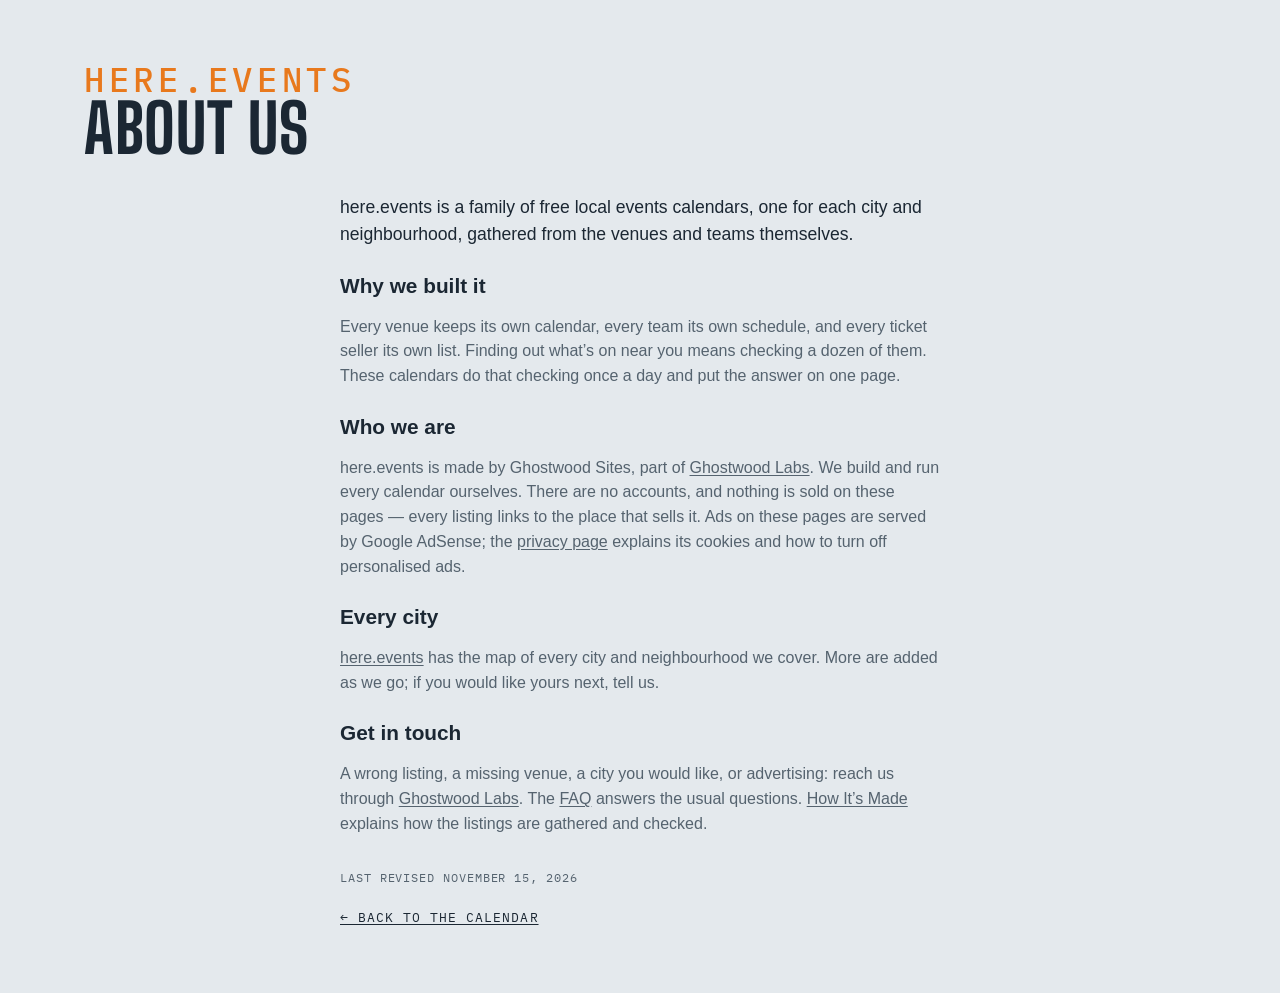
<file: site/about.html>
<!DOCTYPE html>
<html lang="en">
<head>
<meta charset="utf-8">
<meta name="viewport" content="width=device-width, initial-scale=1, viewport-fit=cover">
<meta name="theme-color" media="(prefers-color-scheme: light)" content="#edf1f4">
<meta name="theme-color" media="(prefers-color-scheme: dark)" content="#141a20">
<script>
  try {
    var t = localStorage.getItem('lqa-theme');
    var PHONE = '(max-width: 640px), (pointer: coarse) and (max-height: 500px)';
    if ((t === 'light' || t === 'dark') && !matchMedia(PHONE).matches) document.documentElement.dataset.theme = t;
  } catch (e) { /* no storage — system it is */ }
</script>
<title>About Us — here.events</title>
<meta name="description" content="About here.events: free local events calendars for each city and neighbourhood, gathered from the venues and teams themselves.">
<link rel="canonical" href="https://seattle.here.events/about.html">
<link rel="icon" href="favicon.svg" type="image/svg+xml">
<link rel="preconnect" href="https://fonts.googleapis.com">
<link rel="preconnect" href="https://fonts.gstatic.com" crossorigin>
<link href="https://fonts.googleapis.com/css2?family=Big+Shoulders:opsz,wght@10..72,500;10..72,700&family=IBM+Plex+Mono:wght@400;500&display=swap" rel="stylesheet">
<link rel="stylesheet" href="styles.css?v=__V__">
<script src="city.js?v=__V__"></script>
</head>
<body>

<!-- the Ghostwood Labs mark, drawn once; the masthead and the footer <use> it -->
<svg width="0" height="0" style="position:absolute" aria-hidden="true">
  <symbol id="gw-mark" viewBox="0 0 576 576">
    <g fill="none" stroke="currentColor" stroke-width="24" stroke-linecap="round" stroke-linejoin="round">
      <path d="M300.19 51.03A26 26 0 0 1 275.81 51.03L235.63 29.71A26 26 0 0 0 210.57 30.08L103.63 91.02A26 26 0 0 0 90.5 113.61L90.5 161.4A26 26 0 0 1 77.38 183.98L39.62 205.52A26 26 0 0 0 26.5 228.1L26.5 347.9A26 26 0 0 0 39.62 370.48L77.38 392.02A26 26 0 0 1 90.5 414.6L90.5 462.39A26 26 0 0 0 103.63 484.98L210.57 545.92A26 26 0 0 0 235.63 546.29L275.81 524.97A26 26 0 0 1 300.19 524.97L340.37 546.29A26 26 0 0 0 365.43 545.92L472.37 484.98A26 26 0 0 0 485.5 462.39L485.5 414.6A26 26 0 0 1 498.62 392.02L536.38 370.48A26 26 0 0 0 549.5 347.9L549.5 228.1A26 26 0 0 0 536.38 205.52L498.62 183.98A26 26 0 0 1 485.5 161.4L485.5 113.61A26 26 0 0 0 472.37 91.02L365.43 30.08A26 26 0 0 0 340.37 29.71L300.19 51.03Z"/>
      <path d="M288 57.5L288 177.5"/>
      <path d="M288 518.5L288 403.5"/>
      <path d="M90.5 176.5L144.63 204.58A26 26 0 0 0 169.19 204.26L209.58 181.92A26 26 0 0 0 223 159.17L223 101.5L158.5 137.5"/>
      <path d="M485.5 176.5L431.37 204.58A26 26 0 0 1 406.81 204.26L366.42 181.92A26 26 0 0 1 353 159.17L353 101.5L417.5 137.5"/>
      <path d="M157 211L157 287.5"/>
      <path d="M419 211L419 287.5"/>
      <path d="M90.5 399.5L144.63 371.42A26 26 0 0 1 169.19 371.74L209.58 394.08A26 26 0 0 1 223 416.83L223 474.5L158.5 438.5"/>
      <path d="M485.5 399.5L431.37 371.42A26 26 0 0 0 406.81 371.74L366.42 394.08A26 26 0 0 0 353 416.83L353 474.5L417.5 438.5"/>
      <path d="M26.5 288L92 325.5L92 250.5"/>
      <path d="M549.5 288L484 325.5L484 250.5"/>
    </g>
  </symbol>
</svg>

<!-- About us (Steve, 2026-10-29: "Create an about us section just to the left of FAQ, make it work
     the same"): one shared page for every city, word for word, like the FAQ. Styled by .ad-page. -->
<header class="masthead">
  <div class="masthead-text">
    <p class="eyebrow">here.events</p>
    <h1>About Us</h1>
  </div>
</header>
<main class="ad-page about-page">
  <p class="ad-lead">here.events is a family of free local events calendars, one for each city and neighbourhood, gathered from the venues and teams themselves.</p>

  <h2>Why we built it</h2>
  <p>Every venue keeps its own calendar, every team its own schedule, and every ticket seller its own list. Finding out what’s on near you means checking a dozen of them. These calendars do that checking once a day and put the answer on one page.</p>

  <h2>Who we are</h2>
  <p>here.events is made by Ghostwood Sites, part of <a href="https://ghostwoodlabs.com/" rel="noopener">Ghostwood Labs</a>. We build and run every calendar ourselves. There are no accounts, and nothing is sold on these pages — every listing links to the place that sells it. Ads on these pages are served by Google AdSense; the <a href="https://here.events/privacy/">privacy page</a> explains its cookies and how to turn off personalised ads.</p>

  <h2>Every city</h2>
  <p><a href="https://here.events/">here.events</a> has the map of every city and neighbourhood we cover. More are added as we go; if you would like yours next, tell us.</p>

  <h2>Get in touch</h2>
  <p>A wrong listing, a missing venue, a city you would like, or advertising: reach us through <a href="https://ghostwoodlabs.com/" rel="noopener">Ghostwood Labs</a>. The <a href="faq.html">FAQ</a> answers the usual questions. <a href="how.html">How It’s Made</a> explains how the listings are gathered and checked.</p>

  <p class="ad-revised">Last revised <time datetime="2026-11-15">November 15, 2026</time></p>
  <a class="ad-back" href="./">← Back to the calendar</a>
</main>
</body>
</html>
</file>
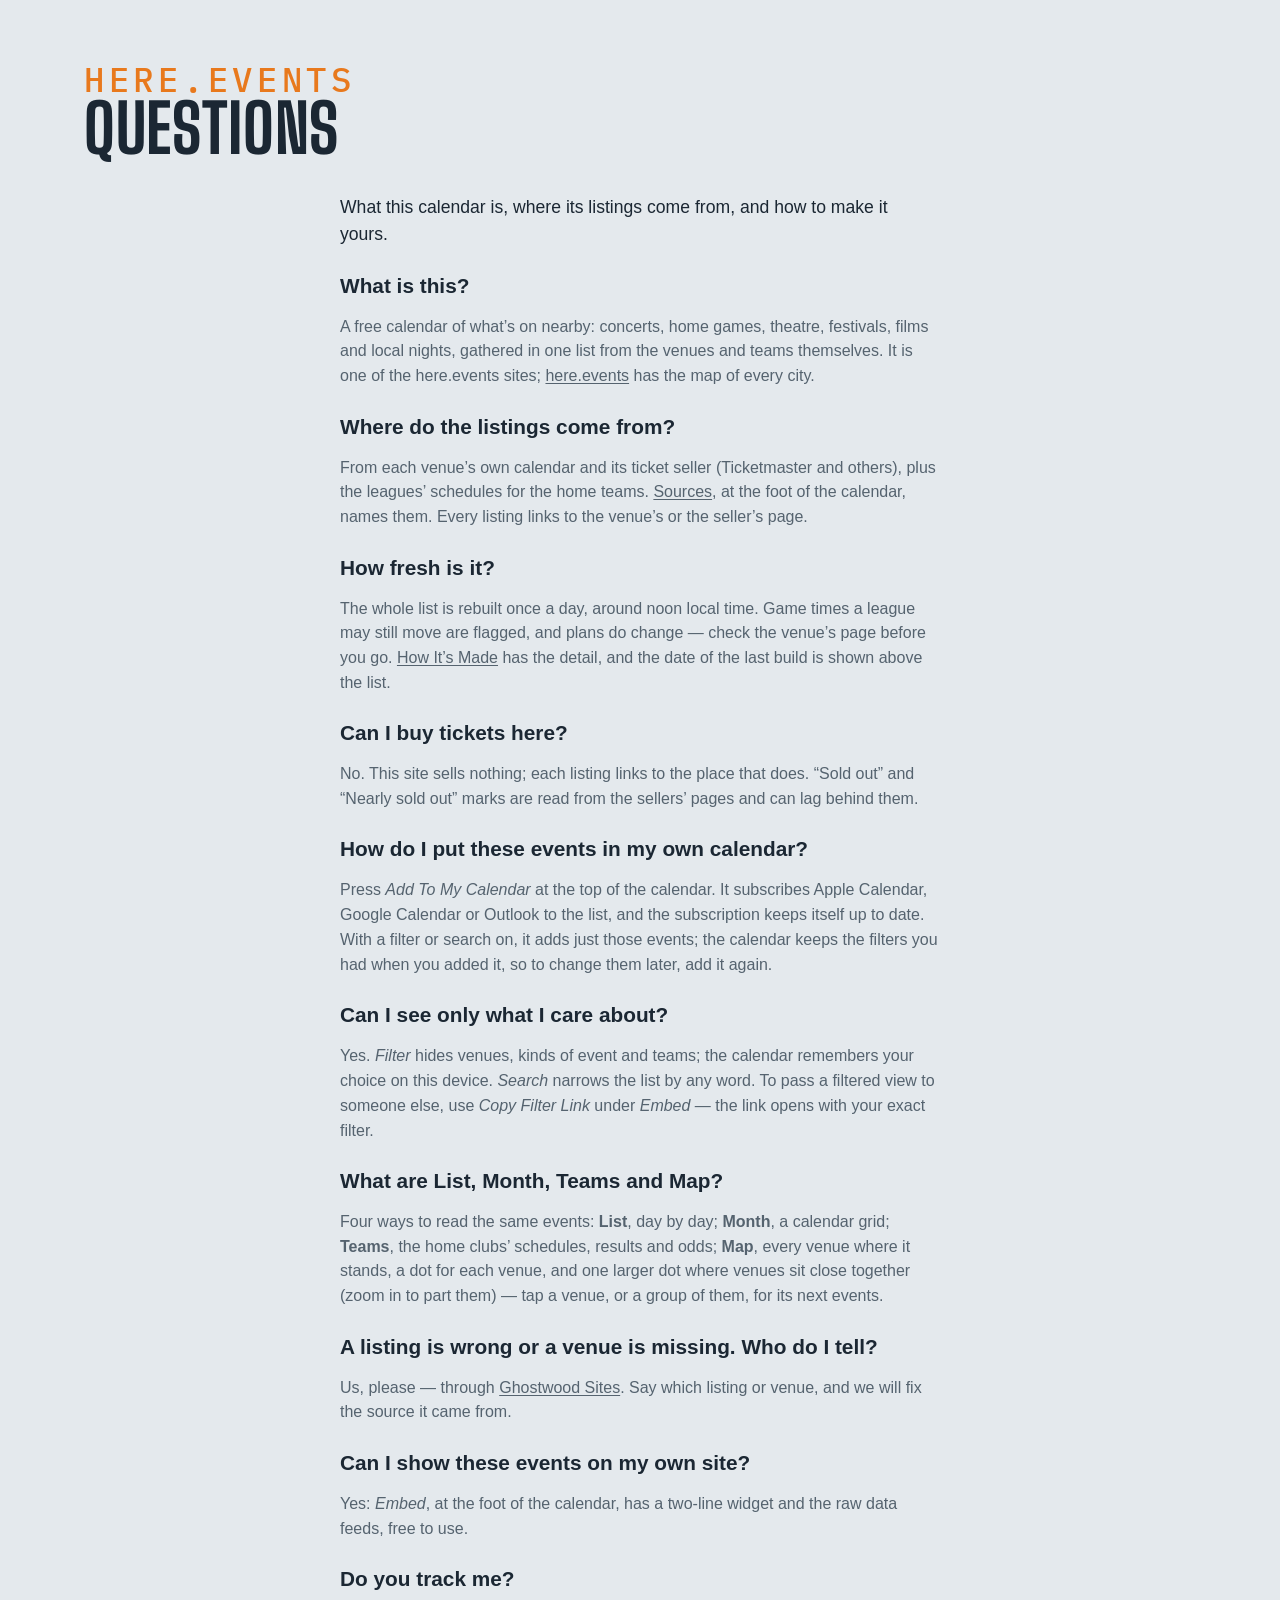
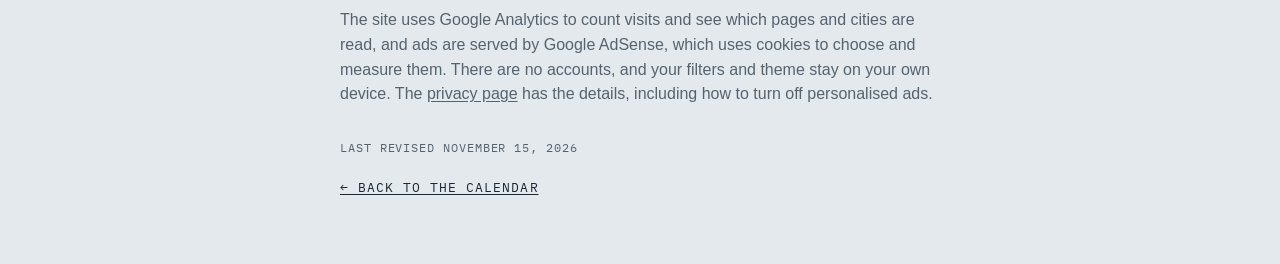
<file: site/faq.html>
<!DOCTYPE html>
<html lang="en">
<head>
<meta charset="utf-8">
<meta name="viewport" content="width=device-width, initial-scale=1, viewport-fit=cover">
<meta name="theme-color" media="(prefers-color-scheme: light)" content="#edf1f4">
<meta name="theme-color" media="(prefers-color-scheme: dark)" content="#141a20">
<script>
  try {
    var t = localStorage.getItem('lqa-theme');
    var PHONE = '(max-width: 640px), (pointer: coarse) and (max-height: 500px)';
    if ((t === 'light' || t === 'dark') && !matchMedia(PHONE).matches) document.documentElement.dataset.theme = t;
  } catch (e) { /* no storage — system it is */ }
</script>
<title>Questions — here.events</title>
<meta name="description" content="Questions about this events calendar: where the listings come from, how fresh they are, and how to put them in your own calendar.">
<link rel="canonical" href="https://seattle.here.events/faq.html">
<link rel="icon" href="favicon.svg" type="image/svg+xml">
<link rel="preconnect" href="https://fonts.googleapis.com">
<link rel="preconnect" href="https://fonts.gstatic.com" crossorigin>
<link href="https://fonts.googleapis.com/css2?family=Big+Shoulders:opsz,wght@10..72,500;10..72,700&family=IBM+Plex+Mono:wght@400;500&display=swap" rel="stylesheet">
<link rel="stylesheet" href="styles.css?v=__V__">
<script src="city.js?v=__V__"></script>
</head>
<body>

<!-- the Ghostwood Labs mark, drawn once; the masthead and the footer <use> it -->
<svg width="0" height="0" style="position:absolute" aria-hidden="true">
  <symbol id="gw-mark" viewBox="0 0 576 576">
    <g fill="none" stroke="currentColor" stroke-width="24" stroke-linecap="round" stroke-linejoin="round">
      <path d="M300.19 51.03A26 26 0 0 1 275.81 51.03L235.63 29.71A26 26 0 0 0 210.57 30.08L103.63 91.02A26 26 0 0 0 90.5 113.61L90.5 161.4A26 26 0 0 1 77.38 183.98L39.62 205.52A26 26 0 0 0 26.5 228.1L26.5 347.9A26 26 0 0 0 39.62 370.48L77.38 392.02A26 26 0 0 1 90.5 414.6L90.5 462.39A26 26 0 0 0 103.63 484.98L210.57 545.92A26 26 0 0 0 235.63 546.29L275.81 524.97A26 26 0 0 1 300.19 524.97L340.37 546.29A26 26 0 0 0 365.43 545.92L472.37 484.98A26 26 0 0 0 485.5 462.39L485.5 414.6A26 26 0 0 1 498.62 392.02L536.38 370.48A26 26 0 0 0 549.5 347.9L549.5 228.1A26 26 0 0 0 536.38 205.52L498.62 183.98A26 26 0 0 1 485.5 161.4L485.5 113.61A26 26 0 0 0 472.37 91.02L365.43 30.08A26 26 0 0 0 340.37 29.71L300.19 51.03Z"/>
      <path d="M288 57.5L288 177.5"/>
      <path d="M288 518.5L288 403.5"/>
      <path d="M90.5 176.5L144.63 204.58A26 26 0 0 0 169.19 204.26L209.58 181.92A26 26 0 0 0 223 159.17L223 101.5L158.5 137.5"/>
      <path d="M485.5 176.5L431.37 204.58A26 26 0 0 1 406.81 204.26L366.42 181.92A26 26 0 0 1 353 159.17L353 101.5L417.5 137.5"/>
      <path d="M157 211L157 287.5"/>
      <path d="M419 211L419 287.5"/>
      <path d="M90.5 399.5L144.63 371.42A26 26 0 0 1 169.19 371.74L209.58 394.08A26 26 0 0 1 223 416.83L223 474.5L158.5 438.5"/>
      <path d="M485.5 399.5L431.37 371.42A26 26 0 0 0 406.81 371.74L366.42 394.08A26 26 0 0 0 353 416.83L353 474.5L417.5 438.5"/>
      <path d="M26.5 288L92 325.5L92 250.5"/>
      <path d="M549.5 288L484 325.5L484 250.5"/>
    </g>
  </symbol>
</svg>

<!-- The FAQ (Steve, 2026-10-28, queued "creating a FAQ page"): one shared page for
     every city, word for word, "here.events" over the heading on every site (Steve,
     2026-10-29: "FAQ doesn't need the city/neighboorhood"). Styled by .ad-page in styles.css, like Advertise. -->
<header class="masthead">
  <div class="masthead-text">
    <p class="eyebrow">here.events</p>
    <h1>Questions</h1>
  </div>
</header>
<main class="ad-page faq-page">
  <p class="ad-lead">What this calendar is, where its listings come from, and how to make it yours.</p>

  <h2>What is this?</h2>
  <p>A free calendar of what’s on nearby: concerts, home games, theatre, festivals, films and local nights, gathered in one list from the venues and teams themselves. It is one of the here.events sites; <a href="https://here.events/">here.events</a> has the map of every city.</p>

  <h2>Where do the listings come from?</h2>
  <p>From each venue’s own calendar and its ticket seller (Ticketmaster and others), plus the leagues’ schedules for the home teams. <a href="sources.html">Sources</a>, at the foot of the calendar, names them. Every listing links to the venue’s or the seller’s page.</p>

  <h2>How fresh is it?</h2>
  <p>The whole list is rebuilt once a day, around noon local time. Game times a league may still move are flagged, and plans do change — check the venue’s page before you go. <a href="how.html">How It’s Made</a> has the detail, and the date of the last build is shown above the list.</p>

  <h2>Can I buy tickets here?</h2>
  <p>No. This site sells nothing; each listing links to the place that does. “Sold out” and “Nearly sold out” marks are read from the sellers’ pages and can lag behind them.</p>

  <h2>How do I put these events in my own calendar?</h2>
  <p>Press <em>Add To My Calendar</em> at the top of the calendar. It subscribes Apple Calendar, Google Calendar or Outlook to the list, and the subscription keeps itself up to date. With a filter or search on, it adds just those events; the calendar keeps the filters you had when you added it, so to change them later, add it again.</p>

  <h2>Can I see only what I care about?</h2>
  <p>Yes. <em>Filter</em> hides venues, kinds of event and teams; the calendar remembers your choice on this device. <em>Search</em> narrows the list by any word. To pass a filtered view to someone else, use <em>Copy Filter Link</em> under <em>Embed</em> — the link opens with your exact filter.</p>

  <h2>What are List, Month, Teams and Map?</h2>
  <p>Four ways to read the same events: <strong>List</strong>, day by day; <strong>Month</strong>, a calendar grid; <strong>Teams</strong>, the home clubs’ schedules, results and odds; <strong>Map</strong>, every venue where it stands, a dot for each venue, and one larger dot where venues sit close together (zoom in to part them) — tap a venue, or a group of them, for its next events.</p>

  <h2>A listing is wrong or a venue is missing. Who do I tell?</h2>
  <p>Us, please — through <a href="https://ghostwoodlabs.com/" rel="noopener">Ghostwood Sites</a>. Say which listing or venue, and we will fix the source it came from.</p>

  <h2>Can I show these events on my own site?</h2>
  <p>Yes: <em>Embed</em>, at the foot of the calendar, has a two-line widget and the raw data feeds, free to use.</p>

  <h2>Do you track me?</h2>
  <p>The site uses Google Analytics to count visits and see which pages and cities are read, and ads are served by Google AdSense, which uses cookies to choose and measure them. There are no accounts, and your filters and theme stay on your own device. The <a href="https://here.events/privacy/">privacy page</a> has the details, including how to turn off personalised ads.</p>

  <p class="ad-revised">Last revised <time datetime="2026-11-15">November 15, 2026</time></p>
  <a class="ad-back" href="./">← Back to the calendar</a>
</main>
</body>
</html>
</file>
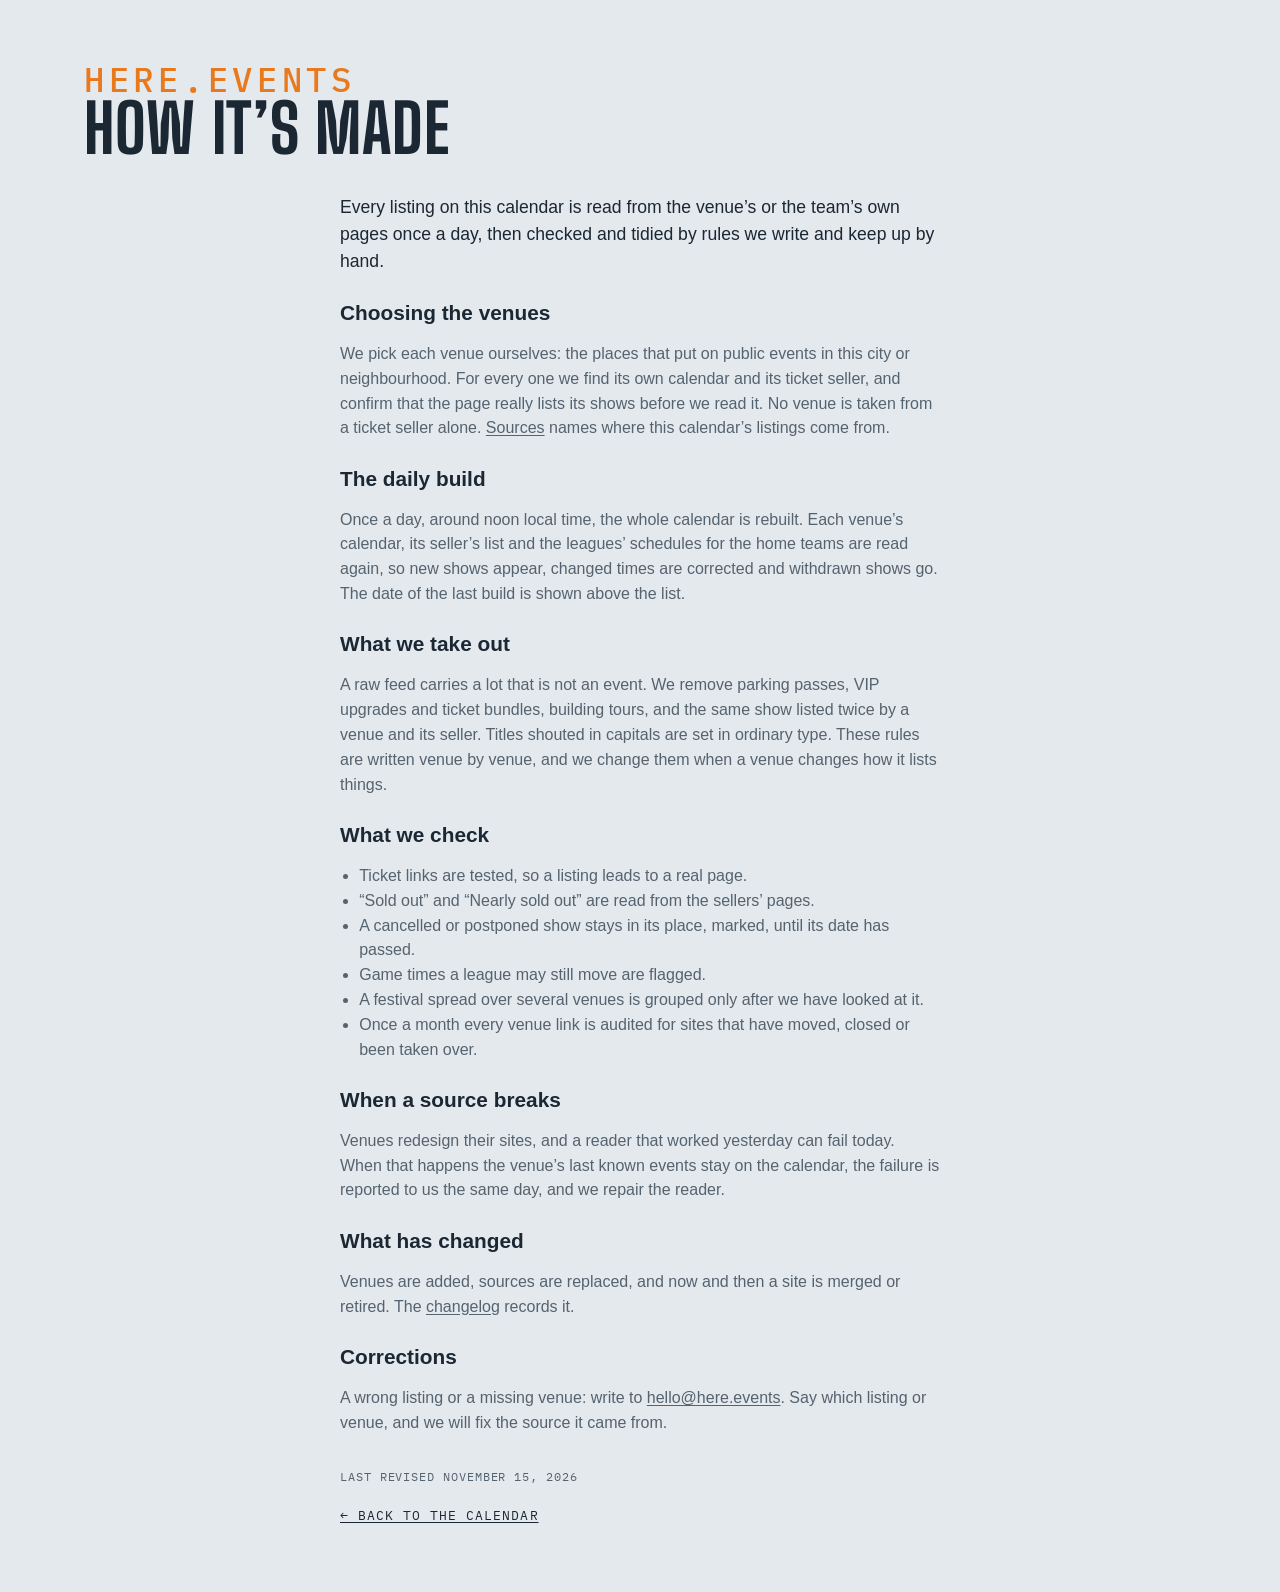
<file: site/how.html>
<!DOCTYPE html>
<html lang="en">
<head>
<meta charset="utf-8">
<meta name="viewport" content="width=device-width, initial-scale=1, viewport-fit=cover">
<meta name="theme-color" media="(prefers-color-scheme: light)" content="#edf1f4">
<meta name="theme-color" media="(prefers-color-scheme: dark)" content="#141a20">
<script>
  try {
    var t = localStorage.getItem('lqa-theme');
    var PHONE = '(max-width: 640px), (pointer: coarse) and (max-height: 500px)';
    if ((t === 'light' || t === 'dark') && !matchMedia(PHONE).matches) document.documentElement.dataset.theme = t;
  } catch (e) {}
</script>
<title>How This Calendar Is Made — here.events</title>
<meta name="description" content="How the here.events calendars are made: which venues are chosen, what is read each day, what is taken out by hand, and what is checked before a listing is published.">
<link rel="canonical" href="https://seattle.here.events/how.html">
<link rel="icon" href="favicon.svg" type="image/svg+xml">
<link rel="preconnect" href="https://fonts.googleapis.com">
<link rel="preconnect" href="https://fonts.gstatic.com" crossorigin>
<link href="https://fonts.googleapis.com/css2?family=Big+Shoulders:opsz,wght@10..72,500;10..72,700&family=IBM+Plex+Mono:wght@400;500&display=swap" rel="stylesheet">
<link rel="stylesheet" href="styles.css?v=__V__">
<script src="city.js?v=__V__"></script>
</head>
<body>

<svg width="0" height="0" style="position:absolute" aria-hidden="true">
  <symbol id="gw-mark" viewBox="0 0 576 576">
    <g fill="none" stroke="currentColor" stroke-width="24" stroke-linecap="round" stroke-linejoin="round">
      <path d="M300.19 51.03A26 26 0 0 1 275.81 51.03L235.63 29.71A26 26 0 0 0 210.57 30.08L103.63 91.02A26 26 0 0 0 90.5 113.61L90.5 161.4A26 26 0 0 1 77.38 183.98L39.62 205.52A26 26 0 0 0 26.5 228.1L26.5 347.9A26 26 0 0 0 39.62 370.48L77.38 392.02A26 26 0 0 1 90.5 414.6L90.5 462.39A26 26 0 0 0 103.63 484.98L210.57 545.92A26 26 0 0 0 235.63 546.29L275.81 524.97A26 26 0 0 1 300.19 524.97L340.37 546.29A26 26 0 0 0 365.43 545.92L472.37 484.98A26 26 0 0 0 485.5 462.39L485.5 414.6A26 26 0 0 1 498.62 392.02L536.38 370.48A26 26 0 0 0 549.5 347.9L549.5 228.1A26 26 0 0 0 536.38 205.52L498.62 183.98A26 26 0 0 1 485.5 161.4L485.5 113.61A26 26 0 0 0 472.37 91.02L365.43 30.08A26 26 0 0 0 340.37 29.71L300.19 51.03Z"/>
      <path d="M288 57.5L288 177.5"/>
      <path d="M288 518.5L288 403.5"/>
      <path d="M90.5 176.5L144.63 204.58A26 26 0 0 0 169.19 204.26L209.58 181.92A26 26 0 0 0 223 159.17L223 101.5L158.5 137.5"/>
      <path d="M485.5 176.5L431.37 204.58A26 26 0 0 1 406.81 204.26L366.42 181.92A26 26 0 0 1 353 159.17L353 101.5L417.5 137.5"/>
      <path d="M157 211L157 287.5"/>
      <path d="M419 211L419 287.5"/>
      <path d="M90.5 399.5L144.63 371.42A26 26 0 0 1 169.19 371.74L209.58 394.08A26 26 0 0 1 223 416.83L223 474.5L158.5 438.5"/>
      <path d="M485.5 399.5L431.37 371.42A26 26 0 0 0 406.81 371.74L366.42 394.08A26 26 0 0 0 353 416.83L353 474.5L417.5 438.5"/>
      <path d="M26.5 288L92 325.5L92 250.5"/>
      <path d="M549.5 288L484 325.5L484 250.5"/>
    </g>
  </symbol>
</svg>

<header class="masthead">
  <div class="masthead-text">
    <p class="eyebrow">here.events</p>
    <h1>How It’s Made</h1>
  </div>
</header>
<main class="ad-page how-page">
  <p class="ad-lead">Every listing on this calendar is read from the venue’s or the team’s own pages once a day, then checked and tidied by rules we write and keep up by hand.</p>

  <h2>Choosing the venues</h2>
  <p>We pick each venue ourselves: the places that put on public events in this city or neighbourhood. For every one we find its own calendar and its ticket seller, and confirm that the page really lists its shows before we read it. No venue is taken from a ticket seller alone. <a href="sources.html">Sources</a> names where this calendar’s listings come from.</p>

  <h2>The daily build</h2>
  <p>Once a day, around noon local time, the whole calendar is rebuilt. Each venue’s calendar, its seller’s list and the leagues’ schedules for the home teams are read again, so new shows appear, changed times are corrected and withdrawn shows go. The date of the last build is shown above the list.</p>

  <h2>What we take out</h2>
  <p>A raw feed carries a lot that is not an event. We remove parking passes, VIP upgrades and ticket bundles, building tours, and the same show listed twice by a venue and its seller. Titles shouted in capitals are set in ordinary type. These rules are written venue by venue, and we change them when a venue changes how it lists things.</p>

  <h2>What we check</h2>
  <ul>
    <li>Ticket links are tested, so a listing leads to a real page.</li>
    <li>“Sold out” and “Nearly sold out” are read from the sellers’ pages.</li>
    <li>A cancelled or postponed show stays in its place, marked, until its date has passed.</li>
    <li>Game times a league may still move are flagged.</li>
    <li>A festival spread over several venues is grouped only after we have looked at it.</li>
    <li>Once a month every venue link is audited for sites that have moved, closed or been taken over.</li>
  </ul>

  <h2>When a source breaks</h2>
  <p>Venues redesign their sites, and a reader that worked yesterday can fail today. When that happens the venue’s last known events stay on the calendar, the failure is reported to us the same day, and we repair the reader.</p>

  <h2>What has changed</h2>
  <p>Venues are added, sources are replaced, and now and then a site is merged or retired. The <a href="https://here.events/changelog/">changelog</a> records it.</p>

  <h2>Corrections</h2>
  <p>A wrong listing or a missing venue: write to <a href="mailto:hello@here.events">hello@here.events</a>. Say which listing or venue, and we will fix the source it came from.</p>

  <p class="ad-revised">Last revised <time datetime="2026-11-15">November 15, 2026</time></p>
  <a class="ad-back" href="./">← Back to the calendar</a>
</main>
</body>
</html>
</file>
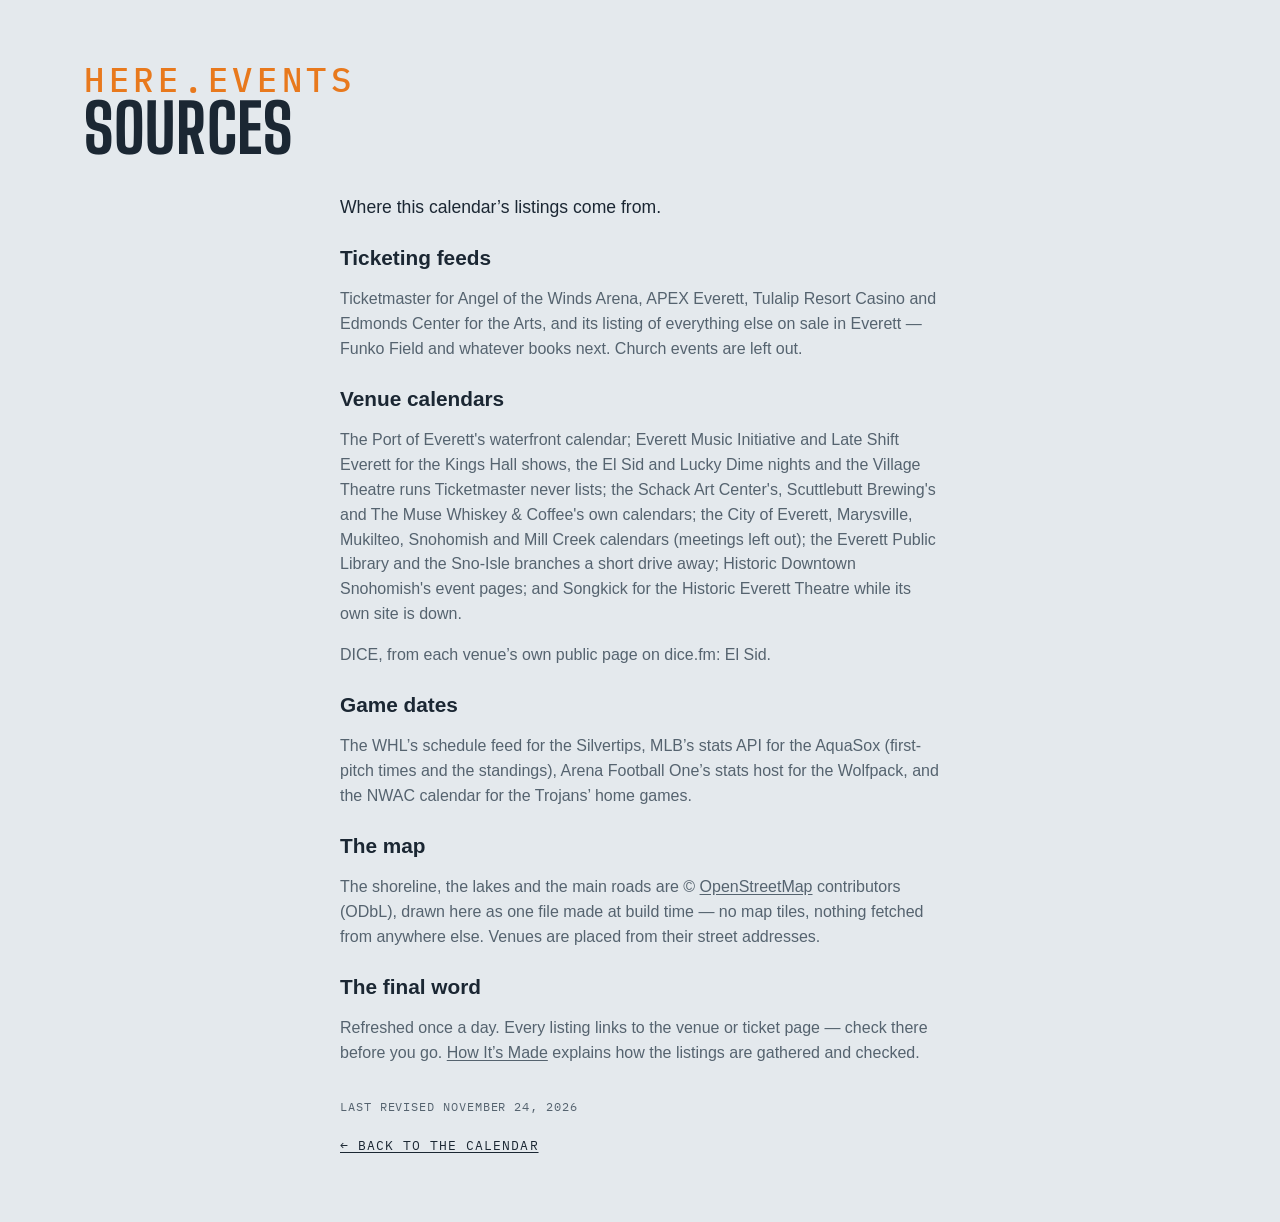
<file: site/sources.html>
<!DOCTYPE html>
<html lang="en">
<head>
<meta charset="utf-8">
<meta name="viewport" content="width=device-width, initial-scale=1, viewport-fit=cover">
<meta name="theme-color" media="(prefers-color-scheme: light)" content="#edf1f4">
<meta name="theme-color" media="(prefers-color-scheme: dark)" content="#141a20">
<script>
  try {
    var t = localStorage.getItem('lqa-theme');
    var PHONE = '(max-width: 640px), (pointer: coarse) and (max-height: 500px)';
    if ((t === 'light' || t === 'dark') && !matchMedia(PHONE).matches) document.documentElement.dataset.theme = t;
  } catch (e) { /* no storage — system it is */ }
</script>
<title>Sources — here.events</title>
<meta name="description" content="Where this events calendar’s listings come from: the ticket sellers, the venues’ own calendars and the leagues’ schedules.">
<link rel="icon" href="favicon.svg" type="image/svg+xml">
<link rel="preconnect" href="https://fonts.googleapis.com">
<link rel="preconnect" href="https://fonts.gstatic.com" crossorigin>
<link href="https://fonts.googleapis.com/css2?family=Big+Shoulders:opsz,wght@10..72,500;10..72,700&family=IBM+Plex+Mono:wght@400;500&display=swap" rel="stylesheet">
<link rel="stylesheet" href="styles.css?v=__V__">
<script src="city.js?v=__V__"></script>
</head>
<body>

<!-- the Ghostwood Labs mark, drawn once; the masthead and the footer <use> it -->
<svg width="0" height="0" style="position:absolute" aria-hidden="true">
  <symbol id="gw-mark" viewBox="0 0 576 576">
    <g fill="none" stroke="currentColor" stroke-width="24" stroke-linecap="round" stroke-linejoin="round">
      <path d="M300.19 51.03A26 26 0 0 1 275.81 51.03L235.63 29.71A26 26 0 0 0 210.57 30.08L103.63 91.02A26 26 0 0 0 90.5 113.61L90.5 161.4A26 26 0 0 1 77.38 183.98L39.62 205.52A26 26 0 0 0 26.5 228.1L26.5 347.9A26 26 0 0 0 39.62 370.48L77.38 392.02A26 26 0 0 1 90.5 414.6L90.5 462.39A26 26 0 0 0 103.63 484.98L210.57 545.92A26 26 0 0 0 235.63 546.29L275.81 524.97A26 26 0 0 1 300.19 524.97L340.37 546.29A26 26 0 0 0 365.43 545.92L472.37 484.98A26 26 0 0 0 485.5 462.39L485.5 414.6A26 26 0 0 1 498.62 392.02L536.38 370.48A26 26 0 0 0 549.5 347.9L549.5 228.1A26 26 0 0 0 536.38 205.52L498.62 183.98A26 26 0 0 1 485.5 161.4L485.5 113.61A26 26 0 0 0 472.37 91.02L365.43 30.08A26 26 0 0 0 340.37 29.71L300.19 51.03Z"/>
      <path d="M288 57.5L288 177.5"/>
      <path d="M288 518.5L288 403.5"/>
      <path d="M90.5 176.5L144.63 204.58A26 26 0 0 0 169.19 204.26L209.58 181.92A26 26 0 0 0 223 159.17L223 101.5L158.5 137.5"/>
      <path d="M485.5 176.5L431.37 204.58A26 26 0 0 1 406.81 204.26L366.42 181.92A26 26 0 0 1 353 159.17L353 101.5L417.5 137.5"/>
      <path d="M157 211L157 287.5"/>
      <path d="M419 211L419 287.5"/>
      <path d="M90.5 399.5L144.63 371.42A26 26 0 0 1 169.19 371.74L209.58 394.08A26 26 0 0 1 223 416.83L223 474.5L158.5 438.5"/>
      <path d="M485.5 399.5L431.37 371.42A26 26 0 0 0 406.81 371.74L366.42 394.08A26 26 0 0 0 353 416.83L353 474.5L417.5 438.5"/>
      <path d="M26.5 288L92 325.5L92 250.5"/>
      <path d="M549.5 288L484 325.5L484 250.5"/>
    </g>
  </symbol>
</svg>

<!-- The sources (Steve, 2026-10-29: "make it work like FAQ"): moved here from the footer's
     floating panel. "here.events" over the heading like the FAQ, but the text below is this
     city's own — each city keeps its own sources.html. Styled by .ad-page in styles.css. -->
<header class="masthead">
  <div class="masthead-text">
    <p class="eyebrow">here.events</p>
    <h1>Sources</h1>
  </div>
</header>
<main class="ad-page sources-page">
  <p class="ad-lead">Where this calendar’s listings come from.</p>

  <h2>Ticketing feeds</h2>
  <p>Ticketmaster for Angel of the Winds Arena, APEX Everett, Tulalip Resort Casino and Edmonds Center for the Arts, and its listing of everything else on sale in Everett — Funko Field and whatever books next. Church events are left out.</p>

  <h2>Venue calendars</h2>
  <p>The Port of Everett's waterfront calendar; Everett Music Initiative and Late Shift Everett for the Kings Hall shows, the El Sid and Lucky Dime nights and the Village Theatre runs Ticketmaster never lists; the Schack Art Center's, Scuttlebutt Brewing's and The Muse Whiskey &amp; Coffee's own calendars; the City of Everett, Marysville, Mukilteo, Snohomish and Mill Creek calendars (meetings left out); the Everett Public Library and the Sno-Isle branches a short drive away; Historic Downtown Snohomish's event pages; and Songkick for the Historic Everett Theatre while its own site is down.</p>
  <p>DICE, from each venue’s own public page on dice.fm: El Sid.</p>

  <h2>Game dates</h2>
  <p>The WHL’s schedule feed for the Silvertips, MLB’s stats API for the AquaSox (first-pitch times and the standings), Arena Football One’s stats host for the Wolfpack, and the NWAC calendar for the Trojans’ home games.</p>

  <h2>The map</h2>
  <p>The shoreline, the lakes and the main roads are © <a href="https://www.openstreetmap.org/copyright" target="_blank" rel="noopener">OpenStreetMap</a> contributors (ODbL), drawn here as one file made at build time — no map tiles, nothing fetched from anywhere else. Venues are placed from their street addresses.</p>

  <h2>The final word</h2>
  <p>Refreshed once a day. Every listing links to the venue or ticket page — check there before you go. <a href="how.html">How It’s Made</a> explains how the listings are gathered and checked.</p>

  <p class="ad-revised">Last revised <time datetime="2026-11-24">November 24, 2026</time></p>
  <a class="ad-back" href="./">← Back to the calendar</a>
</main>
</body>
</html>
</file>
<file: site/styles.css>
/* Lower Queen Anne Events — overcast-sky palette, marquee display type. */

:root {
  --sky: #e4e9ed;        /* overcast paper (a step down from #edf1f4, Steve 2026-10-12: "a little less glaring") */
  --mist: #f7f9fb;       /* card surface (was pure white) */
  --ink: #1b2733;        /* Puget ink */
  --ink-soft: #55636f;
  --ink-bright: #1b2733; /* the logo: pure white in the dark palette, ink here */
  --line: #c3ccd4;
  --gold: #e8791d;       /* Space Needle "Galaxy Gold" */
  --gold-soft: #fbe9d8;
  /* Color coding is muted (a step back from the pure primaries) and each
     group keeps to its own family so a dot or stripe reads as what it is:
     venues are cool (blue → violet → teal), event types are warm (yellow →
     orange → red → pink). */
  /* venue hues (chips, grid ticks, agenda tags): a sweep from teal through
     blue and violet to magenta, neighbors alternating light and dark */
  /* all three families sit a step back from the pure primaries: the same
     hues, less glare, so the stripes and ticks read after the titles */
  --v-aotw: #2f7fd6;      /* Angel of the Winds Arena: the arena blue */
  --v-funko: #2a9aa8;     /* Funko Field: aqua, the AquaSox's own */
  --v-apex: #7a3fc4;      /* APEX Everett / Kings Hall: violet */
  --v-port: #2f8f7c;      /* Port of Everett: sea green */
  --v-village: #c0392b;   /* Village Theatre: stage-curtain red */
  --v-evcc: #b3202c;      /* Everett CC Trojans: the college's red */
  --v-elsid: #b8860b; --v-dime: #c47a2b; --v-else: #6b7f93; --v-muse: #9a6a3a; /* the downtown bars: El Sid gold, Lucky Dime amber */
  --v-schack: #c48a2a; --v-epls: #3a6fc4; --v-city: #2f8f5a; --v-scuttle: #b8862a; --v-het: #c4507a; /* the 2026-10-11 round: the Schack ochre, library blue, city green, the brewery's amber, the theatre's rose */
  --v-tulalip: #b07a2a; --v-eca: #7a4fc4; --v-snoisle: #3a8fb0; --v-marysville: #c4603a; --v-mukilteo: #2f8f8f; --v-snohomish: #8f7a3a; --v-hds: #b05a8a; --v-millcreek: #5a8f3a; /* Around Town */
  --venue-text: 72%;     /* how much of the venue hue the card's venue label keeps (light mode) */
  --tint: 26%;           /* the venue wash behind a series card (light mode; 13% in the dark palette) */
  --row-a: #f3f6f8; --row-b: #d6dde3; /* the list's rows alternate light and dark grey; only a series keeps its venue's hue (Steve, 2026-10-20) */
  /* event-type hues (calendar ticks, agenda right edge): concerts salmon and
     arts crimson keep clear of the brand orange; movies slate = "quiet" */
  --t-concert: #d9664f;
  --t-sports: #d4b106;
  --t-arts: #b8303f;
  --t-movie: #7a8a99;
  --t-community: #d63f9c;
  --t-expo: #2a9d8f;      /* conventions & expos: turquoise, the one hue the types didn't use */
  --t-bar: #c28a12;       /* bar nights: amber, an ale between the sports yellow and concert salmon */
  --alert: #e02b26;       /* cancelled / postponed notes: plain bright red */
  --barh-base: 3.4rem;   /* the pinned filter bar's height (chips 2.25rem + padding) */
  --titleh: 1.7rem;      /* the bar's title line (1.2rem + .5rem gap), added while scrolled */
  --barh: var(--barh-base); /* what the sticky things below the bar offset by */
  --rule: color-mix(in srgb, var(--line), var(--ink-soft)); /* list dividers: a step brighter than --line */
  /* the scorebug (the live game block, .tf-bug): a light panel in this theme, the broadcast's charcoal in the dark one (Steve, 2026-10-12: the charcoal panel on the light card looked bad) */
  --bug-bg: #f9fafb; --bug-frame: #c9d2da; --bug-ink: #1b2733; --bug-soft: #55636f; --bug-dim: #7c8894; --bug-rowline: #d5dce3; --bug-off: #b3bcc5; --bug-muted: #6b7784; --bug-score-bg: #ffffff; --bug-shadow: rgba(15, 25, 35, .10); --bug-redzone: #c8261f;
  --bug-bw: 1px; --frame: var(--line); --frame-w: 1px; /* the game block's frame and the bug's rules: hairlines in the card's line colour here, the 2px broadcast frame in the dark theme (Steve, 2026-10-12: "soften … the borders in general") */
  --cell-mix: 22%; --cell-ink: var(--ink); --cell-bar: 4px; --cell-shadow: none; /* the bug's team cells: a wash of the club colour with a bar of it at the left and ink type, instead of the solid cell ("soften the colors here") */
  --tick-mix: var(--ink); --tick-pct: 65%; /* the refresh countdown ring: the club's colour mixed toward ink here, toward white on the dark ground (the mix itself is written in the .tf-refresh rule: a token holding var(--team-2) would resolve here on :root, where no club colour exists, and come out empty) */
  --dot: color-mix(in srgb, var(--ink-soft) 40%, transparent); /* the dotted underline under the watch strip's links */
  --display: "Big Shoulders", "Arial Narrow", sans-serif;
  --body: -apple-system, BlinkMacSystemFont, "Segoe UI", "Helvetica Neue", sans-serif;
  --mono: "IBM Plex Mono", ui-monospace, Menlo, monospace;
}
/* Dark palette. Applies when the system prefers dark and the visitor hasn't
   picked Light, or whenever they've picked Dark (the toggle sets
   data-theme on <html>; "system" leaves it unset). The two blocks must
   stay identical — CSS has no way to give one ruleset two unrelated
   conditions. */
@media (prefers-color-scheme: dark) {
  :root:not([data-theme="light"]) {
    color-scheme: dark;
    --sky: #141a20; --mist: #1d252e; --ink: #e8edf1; --ink-soft: #9aa7b2; --ink-bright: #ffffff;
    --line: #333f4a; --gold: #f08a33; --gold-soft: #3a2a1a;
    --v-aotw: #6aa9f0; --v-funko: #5fcbd6; --v-apex: #b58cf2; --v-port: #5fb3a1; --v-village: #f0827a;
    --v-evcc: #f08a8a; --v-elsid: #e8c45a; --v-dime: #e8a35a; --v-else: #9fb0c0; --v-muse: #d8a878;
    --v-schack: #e8b36a; --v-epls: #8fb9f0; --v-city: #7fcfa0; --v-scuttle: #e8a35a; --v-het: #f0a0b8;
    --v-tulalip: #d9a05b; --v-eca: #c8a0f0; --v-snoisle: #9fd0e8; --v-marysville: #f0b0a0; --v-mukilteo: #a0d8d0; --v-snohomish: #d8c8a0; --v-hds: #e8c0d8; --v-millcreek: #b0d8a0;
    --venue-text: 100%; --tint: 13%;
    --row-a: #1e252c; --row-b: #2c343c;
    --t-concert: #f0806a; --t-sports: #f2d21b; --t-arts: #d63a4f;
    --t-movie: #8b9db0; --t-community: #e660a8; --t-expo: #4fd1c5; --t-bar: #e3ad3c; --alert: #ff4b3e;
    --bug-bg: #2b2d30; --bug-frame: #c9cdd2; --bug-ink: #f4f4f4; --bug-soft: #d5d8dc; --bug-dim: #b9bec4; --bug-rowline: #5c6167; --bug-off: #6a6d72; --bug-muted: #4a4f56; --bug-score-bg: #fafafa; --bug-shadow: rgba(0, 0, 0, .35); --bug-redzone: #ff7b7b;
  --bug-bw: 2px; --frame: var(--ink-soft); --frame-w: 2px; --cell-mix: 100%; --cell-ink: #fff; --cell-bar: 0px; --cell-shadow: 0 1px 2px rgba(0, 0, 0, .5);
    --bug-bw: 2px; --frame: var(--ink-soft); --frame-w: 2px; --cell-mix: 100%; --cell-ink: #fff; --cell-bar: 0px; --cell-shadow: 0 1px 2px rgba(0, 0, 0, .5);
    --tick-mix: white; --tick-pct: 45%;
    --dot: color-mix(in srgb, var(--ink-soft) 60%, transparent);
  }
}
:root[data-theme="dark"] {
  color-scheme: dark;
  --sky: #141a20; --mist: #1d252e; --ink: #e8edf1; --ink-soft: #9aa7b2; --ink-bright: #ffffff;
  --line: #333f4a; --gold: #f08a33; --gold-soft: #3a2a1a;
  --v-aotw: #6aa9f0; --v-funko: #5fcbd6; --v-apex: #b58cf2; --v-port: #5fb3a1; --v-village: #f0827a;
  --v-evcc: #f08a8a; --v-elsid: #e8c45a; --v-dime: #e8a35a; --v-else: #9fb0c0; --v-muse: #d8a878;
  --v-schack: #e8b36a; --v-epls: #8fb9f0; --v-city: #7fcfa0; --v-scuttle: #e8a35a; --v-het: #f0a0b8;
  --v-tulalip: #d9a05b; --v-eca: #c8a0f0; --v-snoisle: #9fd0e8; --v-marysville: #f0b0a0; --v-mukilteo: #a0d8d0; --v-snohomish: #d8c8a0; --v-hds: #e8c0d8; --v-millcreek: #b0d8a0;
  --venue-text: 100%; --tint: 13%;
  --row-a: #1e252c; --row-b: #2c343c;
  --t-concert: #f0806a; --t-sports: #f2d21b; --t-arts: #d63a4f;
  --t-movie: #8b9db0; --t-community: #e660a8; --t-expo: #4fd1c5; --t-bar: #e3ad3c; --alert: #ff4b3e;
  --bug-bg: #2b2d30; --bug-frame: #c9cdd2; --bug-ink: #f4f4f4; --bug-soft: #d5d8dc; --bug-dim: #b9bec4; --bug-rowline: #5c6167; --bug-off: #6a6d72; --bug-muted: #4a4f56; --bug-score-bg: #fafafa; --bug-shadow: rgba(0, 0, 0, .35); --bug-redzone: #ff7b7b;
  --tick-mix: white; --tick-pct: 45%;
  --dot: color-mix(in srgb, var(--ink-soft) 60%, transparent);
}
:root[data-theme="light"] { color-scheme: light; }

* { box-sizing: border-box; }
html { scroll-behavior: smooth; overflow-x: clip; } /* clip: the footer bleeds to the viewport edges */
@media (prefers-reduced-motion: reduce) { html { scroll-behavior: auto; } }
/* the page is 62rem wide, and steps wider on big screens so event names
   get a single line: the calendar column is fixed, so all of the extra
   width goes to the cards (the footer line follows) */
:root { --pagew: 62rem; }
@media (min-width: 1180px) { :root { --pagew: 72rem; } }
@media (min-width: 1360px) { :root { --pagew: 80rem; } }
body {
  /* no bottom padding: the sticky footer is the page's last thing, and any
     padding here would show as a blank band under it once the list is short.
     A column flex at least a viewport tall, so a short page (the Teams view
     with one team) still puts the footer at the bottom edge */
  display: flex; flex-direction: column; min-height: 100vh; min-height: 100dvh;
  margin: 0 auto; padding: 0 1.25rem; max-width: var(--pagew);
  background: var(--sky); color: var(--ink);
  font: 16px/1.55 var(--body);
}
/* flex items refuse to shrink below their content's minimum width, so one
   unwrappable line (a TV listing, the compact bar's title) would push a whole
   section past a phone's edge; let them shrink like blocks */
body > * { min-width: 0; }
a { color: inherit; text-underline-offset: 2px; }
:focus-visible { outline: 2px solid var(--ink-soft); outline-offset: 2px; }

/* ---- masthead ---- */
.masthead {
  display: flex; flex-wrap: wrap; gap: 1.5rem; align-items: flex-end;
  justify-content: space-between; padding: 2.5rem 0 1rem;
}
.eyebrow {
  font-family: var(--mono); font-size: .8rem; letter-spacing: .12em;
  text-transform: uppercase; color: var(--gold); margin: 0 0 .3rem;
}
h1 {
  font-family: var(--display); font-weight: 700; font-size: clamp(2.6rem, 7vw, 4.2rem);
  line-height: .92; text-transform: uppercase; letter-spacing: .01em; margin: 0;
}
.masthead-text { min-width: 0; max-width: 100%; } /* a flex item would grow to its widest line and push past a phone's edge */
/* "More Cities" (See All until 2026-10-13, Other Places until 2026-10-18): the pill before the theme pill, to the same map (Steve, 2026-10-12); in the pinned bar the chip's text folds away and the map glyph stays */
/* Add To My Calendar: the first of the masthead's tools (Steve, 2026-10-26, "should move here" — beside More Cities; in the bar from 2026-09-16 until then), sized like the More Cities pill beside it */
.masthead-tools #subscribeBtn { order: 3; display: inline-flex; align-items: center; gap: .45rem; min-height: calc(1.7rem + 8px); padding: 0 .95em; }
.masthead-tools #subscribeBtn svg { width: 1rem; height: 1rem; flex: none; }
.masthead-tools #subscribeBtn:hover { border-color: var(--ink-soft); }
.bar-title .masthead-tools #subscribeBtn { min-height: 1.7rem; padding: 0 .5em; } /* icon-only in the title line, like the pill (the label rule is .bar-title .masthead-tools .chip span) */
.masthead-tools .see-all { order: 4; display: inline-flex; align-items: center; gap: .45rem; min-height: calc(1.7rem + 8px); padding: 0 .95em; text-decoration: none; }
.masthead-tools .see-all svg { width: 1rem; height: 1rem; fill: none; stroke: currentColor; stroke-width: 1.6; stroke-linejoin: round; stroke-linecap: round; }
.masthead-tools .see-all:hover { border-color: var(--ink-soft); }
.bar-title .masthead-tools .see-all { min-height: 1.7rem; padding: 0 .5em; }
/* the mark and the name as one thing: the mark stretches to the text's
   height (eyebrow + title) and keeps square, in the footer mark's white */
.masthead { --mast-title: clamp(2.6rem, 7vw, 4.2rem); } /* the title's size; the eyebrow and the mark are cut from it */
.masthead h1 { font-size: var(--mast-title); }
/* the picture (Steve, 2026-09-21: line art, the Needle's crown the focus):
   the top of the Space Needle from the Highsmith aerial, traced to single
   smooth lines at build (a gradient-magnitude pass over the photo, see the
   memory note), a 4.5:1 window from the spire tip to the Queen Anne treeline
   with the Needle centred and the Cascades ridge behind
   (design/lqa-masthead-lines-gen.py). The
   drawing is a luminance mask (masthead-lines.png, white = line) over a box
   of ink, so the lines are the palette's own ink in either theme. A band
   behind the masthead, the Needle toward the right, dissolving into the page
   on every side — no hard edge where the art stops (Steve, 2026-09-21) */
.masthead { min-height: 11rem; overflow: hidden; isolation: isolate; } /* a slim band (Steve, 2026-09-20: minimal) */
.masthead-photo { /* the drawing fills the gap between the name and the theme pill (Steve, 2026-10-05: "in all the modes try to make it fill this space"): a flex item between them, as tall as the band (the negative margins reach over the band's padding) */
  order: 1; flex: 1 1 0; align-self: stretch; min-width: 0; z-index: -1;
  margin: -2.5rem 0 -1rem; pointer-events: none;
  background: #fff; opacity: .9; /* white lines on the dark palette, black on the light one (Steve: "white and black with antialiasing") */
  -webkit-mask-image: url(masthead-lines.png), linear-gradient(to right, transparent 0%, #000 10%, #000 92%, transparent 100%), linear-gradient(to bottom, #000 0%, #000 58%, transparent 100%);
  mask-image: url(masthead-lines.png), linear-gradient(to right, transparent 0%, #000 10%, #000 92%, transparent 100%), linear-gradient(to bottom, #000 0%, #000 58%, transparent 100%);
  -webkit-mask-size: auto 100%, 100% 100%, 100% 100%; mask-size: auto 100%, 100% 100%, 100% 100%; /* the drawing at the band's height, however wide the gap: the Needle stays whole, the ridge beside it shows as far as the gap allows */
  -webkit-mask-position: 50% 0%, 0 0, 0 0; mask-position: 50% 0%, 0 0, 0 0; /* the Needle is at the drawing's centre, so its spire is the centre of the gap at every width (Steve, 2026-10-05: "make the center the top of the needle") */
  -webkit-mask-repeat: no-repeat; mask-repeat: no-repeat;
  mask-mode: luminance, alpha, alpha;
  -webkit-mask-composite: source-in; mask-composite: intersect;
}
.masthead-tools { order: 2; }
:root[data-theme="light"] .masthead-photo { background: #000; opacity: .7; }
@media (prefers-color-scheme: light) { :root:not([data-theme="dark"]) .masthead-photo { background: #000; opacity: .7; } }
.masthead-text { position: relative; }
.masthead .eyebrow { font-size: calc(var(--mast-title) * .5); font-weight: 500; letter-spacing: .14em; margin-bottom: .1rem; line-height: 1; } /* "Seattle": half the title's size (Steve, 2026-09-16: twice the quarter it was), a shade bolder */
/* the masthead's tools (Steve, 2026-09-14): Add To My Calendar (back here
   2026-10-26), the More Cities pill and the theme pill at the masthead's
   right end — the bar below keeps its room for the switch, filters, search,
   the clubs and the season calendar chip */
.masthead { position: relative; }
.masthead-tools { display: flex; align-items: center; gap: .6rem; flex: none; margin-left: auto; }
.sub { color: var(--ink-soft); max-width: 34rem; margin: .8rem 0 0; }

.updated { /* the "Updated …" stamp: an eyebrow line under the title, spaced like the one above it */
  margin: .3rem 0 0; min-height: 1em;
}
/* Solid-ink pill with the page background as its text — a dark pill in
   light mode, a light one in dark — softened on hover (the event sheet's
   Tickets button). */
.btn-cal {
  display: inline-flex; align-items: center; gap: .55em; margin: auto 0;
  font: 600 1rem/1 var(--body); color: var(--sky); background: var(--ink);
  border: 0; border-radius: 999px; padding: .85em 1.4em .85em 1.15em; cursor: pointer;
  transition: background .15s, color .15s;
}
.btn-cal svg { width: 1.15em; height: 1.15em; flex: none; }
.btn-cal:hover { background: var(--ink-soft); color: var(--sky); }
/* the subscribe pop: app.js placeSubscribePop fixes it under the masthead's
   Add To My Calendar button (right edges aligned); these are the fallback
   position and the look */
.pop {
  position: absolute; right: 0; top: calc(100% + 1.1rem); z-index: 10;
  width: min(18rem, 100%); background: var(--mist); border: 1px solid var(--line);
  border-radius: 8px; padding: 1rem 1.1rem; box-shadow: 0 8px 28px rgba(15, 25, 35, .18);
  font-size: .92rem;
}
.pop p { margin: 0 0 .6rem; }
.pop > :last-child { margin-bottom: 0; }
/* everything in the pop sits on one centre line: the checkbox row, the
   three named calendar tiles, the QR / Copy Link chips, then the note */
.pop-tiles { display: grid; grid-template-columns: repeat(3, 4.6rem); justify-content: center; gap: .6rem; margin: 0 0 .7rem; }
.pop-tools { display: flex; justify-content: center; gap: .5rem; margin: 0 0 .9rem; }
.pop-tools .chip { display: inline-flex; align-items: center; gap: .4rem; text-decoration: none; padding: .45em .85em; }
.pop-tools .chip svg { width: 1rem; height: 1rem; flex: none; color: var(--gold); }
.pop-tools .chip:hover { border-color: var(--ink-soft); }
/* Copy Link: a check replaces the icon for a moment after copying */
.pop-tools .chip.is-done svg { display: none; }
.pop-tools .chip.is-done::before { content: "✓"; font-weight: 700; line-height: 1; }
.qr-panel { text-align: center; margin-bottom: .6rem; }
#qrImg {
  display: inline-block; width: 170px; height: 170px;
  background: #fff; padding: 6px; border-radius: 8px;
}
#qrImg svg { display: block; width: 100%; height: 100%; }
/* a tile: the service's icon over its name */
.tile {
  display: grid; justify-items: center; gap: .4rem;
  padding: .6rem .3rem .5rem; border: 1px solid var(--line); border-radius: 10px;
  background: var(--sky); text-decoration: none; color: var(--ink-soft);
}
.tile-logo { width: 2.4rem; height: 2.4rem; border-radius: 8px; object-fit: contain; }
.tile span { font-family: var(--mono); font-size: .62rem; text-transform: uppercase; letter-spacing: .08em; line-height: 1; }
.tile:hover { border-color: var(--ink-soft); color: var(--ink); }
/* ---- filter bar: one row of matching chips ---- */
/* Funnel (filters), Reset, Copy link, Add To Calendar, then the theme toggle
   at the right end. position: relative makes the bar the box the subscribe
   pop hangs from. */
.filterbar {
  display: flex; flex-wrap: nowrap; gap: .6rem; align-items: center;
  margin: .75rem 0 0; position: relative;
}
.filterbar > * { flex-shrink: 0; }
.filterbar .chip {
  display: inline-flex; align-items: center; gap: .45rem; min-height: 2.25rem;
  position: relative; /* for the visually-hidden labels in .is-tight */
}
.filterbar .chip svg { width: 1rem; height: 1rem; flex: none; }
.filterbar .chip:not(:disabled):hover { border-color: var(--ink-soft); }
/* the funnel's chevron is the panel's open/closed indicator. Its outline is
   deliberately the same whether or not a filter is active — Reset lighting
   up is the "something's filtered" signal. */
/* The bar can't wrap. When its content wouldn't fit — app.js measures and
   sets .is-tight — the view switch's words go (see .view-toggle); the labeled
   Add To My Calendar chip that used to shed its label here left the bar for
   the masthead 2026-10-26. */
/* the Teams chip is a switch: solid while its view is on show */
/* the view switch: list | month | home teams, a three-stop pill like the theme's (same rules, .view-toggle) */
.view-toggle[data-active="month"] .theme-knob { left: calc(3px + var(--tt)); }
.view-toggle[data-active="teams"] .theme-knob { left: calc(3px + 2 * var(--tt)); }
.view-toggle button[aria-checked="true"] { color: var(--sky); }
/* while the Teams view is up the agenda's own controls step aside — the
   filters, search, the Today floater, Add To Calendar and the phone's calendar chip */
html.teams-open .search-wrap,
html.teams-open .cal-toggle { display: none; } /* Add To Calendar stays: in Teams mode it offers the club's season feed */
html.teams-open #calToday { display: none; }
.cal-side:not(.is-float) .cal { margin-bottom: 1.6rem; } /* room for the TODAY tab below the docked card */
/* the search box: a chip that takes typing, a magnifier at its right end and
   no placeholder; it gives up width first when the row gets tight */
.filterbar .search-wrap { position: relative; display: flex; flex: 1 1 10rem; min-width: 10rem; max-width: none; } /* the whole of the row's slack (Steve, 2026-10-24, "span the full width"; capped at 28rem from 2026-09-15 until then) */ /* takes whatever room the row has left, never less than a word's worth: the chips drop their labels first (is-tight) */
#searchBox {
  width: 100%; font: 500 .85rem/1 var(--body); color: var(--ink); background: var(--mist);
  border: 1px solid var(--line); border-radius: 999px; padding: .5em 2.4em .5em .95em; min-height: 2.25rem;
  -webkit-appearance: none; appearance: none;
}
#searchBox::-webkit-search-cancel-button { margin-right: .2em; }
/* hover and focus both just brighten the edge — no orange ring on a text box */
#searchBox:hover { border-color: var(--ink-soft); }
#searchBox:focus, #searchBox:focus-visible { outline: none; border-color: var(--ink); }
.search-wrap svg {
  position: absolute; right: .85rem; top: 50%; width: 1rem; height: 1rem;
  transform: translateY(-50%); color: var(--ink-soft); pointer-events: none;
}
/* Right end of the bar, left to right: the calendar chip (narrow layouts
   only), then the season calendar chip (DOM order keeps the chips together;
   flex order places them); the search box grows to fill the gap before them.
   Add To My Calendar was the bar's last chip from 2026-09-16 to 2026-10-26. */
#calToggle { order: 2; }
#viewToggle { order: -1; } /* the view switch leads the bar in either mode (Steve, 2026-09-14) */
/* light / dark: a two-stop pill at the bar's right end, the ink knob
   sliding under the stop in effect (the system's side until a click) */
.theme-toggle {
  position: relative; display: inline-flex; order: 5;
  padding: 3px; border: 1px solid var(--line); border-radius: 999px; background: var(--mist);
}
.theme-toggle { --tt: 2rem; cursor: pointer; } /* stop width — wider on phones for the tap target; the rim and the knob are click targets too (a press anywhere steps the pill) */
.theme-toggle button {
  position: relative; z-index: 1; width: var(--tt); height: 1.7rem; cursor: pointer;
  background: none; border: 0; padding: 0; color: var(--ink-soft); border-radius: 999px;
  display: grid; place-items: center;
}
.theme-toggle button svg { width: 1rem; height: 1rem; }
.theme-toggle button[aria-checked="true"] { color: var(--sky); } /* still a click target: any stop flips */
.theme-toggle button:not([aria-checked="true"]):hover { color: var(--ink); }
.theme-knob {
  position: absolute; top: 3px; left: 3px; width: var(--tt); height: calc(100% - 6px);
  border-radius: 999px; background: var(--ink); transition: left .18s; /* ink knob, page-colored icon — like a checked box */
}
.theme-toggle[data-active="dark"] .theme-knob { left: calc(3px + var(--tt)); }
.theme-toggle[data-active="system"] .theme-knob { left: calc(3px + 2 * var(--tt)); }
@media (prefers-reduced-motion: reduce) { .theme-knob { transition: none; } }
/* the view stops carry their words — List · Month · Teams — while the bar has room (Steve, 2026-10-24,
   "span the full width … display text for the icons if there is space"; Kona first, every city the same day):
   is-tight (app.js fitFilterBar / fitTeamStrip) drops them back to icons, and the ink knob is measured under
   the lit stop by app.js placeKnob (--knob-x/--knob-w), whatever its width. After the .theme-toggle rules so
   width: auto wins. */
.view-toggle button { width: auto; min-width: var(--tt); padding: 0 .7rem 0 .55rem; gap: .4rem; display: inline-flex; align-items: center; justify-content: center; }
.view-toggle .vt-label { font: 500 .8rem/1 var(--body); letter-spacing: .01em; white-space: nowrap; }
.filterbar.is-tight .view-toggle button { padding: 0; width: var(--tt); }
.filterbar.is-tight .vt-label { display: none; }
.view-toggle[data-active] .theme-knob { left: var(--knob-x, 3px); width: var(--knob-w, var(--tt)); transition: left .18s, width .18s; }
@media (prefers-reduced-motion: reduce) { .view-toggle[data-active] .theme-knob { transition: none; } }
/* the Filter button rides at the end of the view pill, past a hairline, in every mode (Steve, 2026-10-24,
   "for all sites, and modes combine these"): icon + word like the stops, the word going with is-tight; while
   the panel is open it wears the ink like a knob of its own. It is not a stop: the knob never moves to it. */
.view-toggle .vt-filter { width: auto; min-width: var(--tt); padding: 0 .7rem 0 .55rem; } /* a stop like the others — no divider (Steve, 2026-10-24: "vert lines should be consistent") */
.filterbar.is-tight .view-toggle .vt-filter { width: auto; padding: 0 .35rem 0 .4rem; }
.view-toggle .vt-filter[aria-expanded="true"], .view-toggle .vt-filter[aria-expanded="true"]:hover { background: var(--ink); color: var(--sky); border-radius: 999px; }
/* the bar stays pinned at the top while the list scrolls (--barh is its
   height — the month dividers and the calendar strip stick just below it);
   the panel floats open under it, over the content, which stays put */
.filter-area {
  position: sticky; top: 0; z-index: 30; background: var(--sky);
  padding: .55rem 0 .6rem; margin-top: .2rem;
}
.filter-area .filterbar { margin: 0; }
/* the pinned bar's title: one slim line above the chips in the masthead's
   face, shown once the masthead itself has scrolled off; --titleh is what
   it adds to the bar, and html.is-scrolled adds that to --barh */
.bar-title { /* one size for all three parts */
  display: flex; align-items: baseline; gap: .9rem; white-space: nowrap;
  font-family: var(--display); font-weight: 700; font-size: 1.1rem; line-height: 1.2rem;
  text-transform: uppercase; letter-spacing: .02em; margin: 0 0 .5rem;
}
.bar-title[hidden] { display: none; } /* an author display beats the UA [hidden] rule */
.eyebrow[hidden], .bar-eyebrow[hidden] { display: none; } /* an empty eyebrow (a city with no neighbourhood) takes no room */
.bar-name { min-width: 0; overflow: hidden; text-overflow: ellipsis; } /* the title gives way first */
.bar-eyebrow { /* "Seattle" and "Updated …" in the masthead's eyebrow face */
  flex: none; font-family: var(--mono); font-weight: 400; letter-spacing: .08em; color: var(--gold);
}
#barUpdated { display: none; } /* the stamp is the footer's alone (Steve, 2026-09-16) */
html.is-scrolled { --titleh: 2.2rem; --barh: calc(var(--barh-base) + var(--titleh)); } /* the title line carries the masthead's tools while scrolled (app.js markStuck moves them): 1.7rem chips + the .5rem gap */
/* the tools in the title line: icon-only chips a size down, the theme pill scaled to match, at the line's right end (the pop still hangs from the bar below) */
.bar-title .masthead-tools { align-self: center; margin-left: auto; gap: .4rem; }
.bar-title .masthead-tools .chip { min-height: 1.7rem; padding: .2em .5em; }
.bar-title .masthead-tools .chip span { position: absolute; width: 1px; height: 1px; overflow: hidden; clip: rect(0 0 0 0); white-space: nowrap; }
.bar-title .masthead-tools .chip svg { width: 1rem; height: 1rem; }
.bar-title .theme-toggle { zoom: .8; }
.filter-panel {
  position: absolute; left: 0; right: 0; top: calc(100% + .5rem); z-index: 20;
  background: var(--mist); border: 1px solid var(--line);
  border-radius: 10px; padding: 1rem 1.1rem;
  box-shadow: 0 12px 36px rgba(0, 0, 0, .3);
  max-height: calc(100vh - 8rem); max-height: calc(100dvh - 8rem); overflow-y: auto;
}
/* Kayak-style panel: columns of checkbox rows, Select all | Clear all links
   per group, an "only" link on hover, and an event count on the right. */
/* the groups sit in columns with a rule between them (a rule above, on
   phones, where they stack) */
.fp-cols { display: grid; grid-template-columns: repeat(auto-fit, minmax(18rem, 1fr)); gap: 1.25rem 0; } /* wide enough that no name wraps; tablets get two columns */
.fp-group { padding: 0 1.25rem; min-width: 0; } /* columns share the width evenly; a long name clips with an ellipsis rather than pushing the next column out of the panel (2026-10-18, the neighbourhood rows) */
.fp-group:first-child { padding-left: 0; }
.fp-group:last-child { padding-right: 0; }
.fp-group + .fp-group { border-left: 1px solid var(--line); }
@media (max-width: 640px) {
  .fp-group { padding: 0; }
  .fp-group + .fp-group { border-left: 0; border-top: 1px solid var(--line); padding-top: 1.1rem; }
}
/* top row: preset chips (the lit one matches the current state) with the
   Sold Out and Holidays switches pushed to the right. They are switches, not
   allow boxes like the rows below (one narrows the list, one adds days), so
   they wear a pill-and-knob face instead of the tick box */
.fp-switch { position: relative; display: flex; align-items: center; gap: .5rem; cursor: pointer; }
.fp-switch input { position: absolute; opacity: 0; width: 1px; height: 1px; }
.sw {
  flex: none; width: 2rem; height: 1.15rem; position: relative;
  border: 1.5px solid var(--ink-soft); border-radius: 1rem; background: var(--mist);
  transition: background .15s, border-color .15s;
}
.sw::after {
  content: ""; position: absolute; top: .1rem; left: .1rem; width: .75rem; height: .75rem;
  border-radius: 50%; background: var(--ink-soft); transition: transform .15s, background .15s;
}
.fp-switch input:checked + .sw { background: var(--ink); border-color: var(--ink); }
.fp-switch input:checked + .sw::after { transform: translateX(.85rem); background: var(--mist); }
.fp-switch:hover .sw { border-color: var(--ink); }
.fp-switch input:focus-visible + .sw { outline: 2px solid var(--ink-soft); outline-offset: 2px; }
.fp-top { display: flex; align-items: center; gap: 1rem; padding: 0 1.25rem; margin: 0 0 1.1rem; }
/* one row that scrolls sideways at every width, never wraps (Steve,
   2026-09-22); a right-edge fade (.is-more-right, app.js presetEdge) says
   more chips sit beyond the edge and lifts once scrolled to the end */
.fp-presets { display: flex; flex-wrap: nowrap; align-items: center; gap: .4rem; flex: 1; min-width: 0; overflow-x: auto; scrollbar-width: none; padding: 2px 0; scroll-padding: 0 1rem; }
.fp-presets::-webkit-scrollbar { display: none; }
.fp-preset.is-busy { opacity: .6; cursor: progress; }
.fp-presets.is-more-right { -webkit-mask-image: linear-gradient(to right, #000 calc(100% - 2.6rem), transparent); mask-image: linear-gradient(to right, #000 calc(100% - 2.6rem), transparent); }
.fp-preset { flex: none; }
.fp-soldout { margin-left: auto; white-space: nowrap; flex: none; }
.fp-holidays { white-space: nowrap; flex: none; }
.fp-preset { font-size: .8rem; padding: .4em .85em; min-height: 2rem; }
.fp-preset:hover { border-color: var(--ink-soft); }
.fp-preset.is-on { background: var(--ink); color: var(--sky); border-color: var(--ink); }
/* the panel's foot: Apply, pinned to the bottom edge while the panel scrolls (2026-11-05) */
.fp-foot { position: sticky; bottom: -1rem; z-index: 1; display: flex; justify-content: flex-end; margin: 1.1rem -1.1rem -1rem; padding: .7rem 1.1rem; background: var(--mist); border-top: 1px solid var(--line); }
.fp-foot .fp-apply { font-size: .9rem; font-weight: 600; padding: .45em 1.6em; min-height: 2.25rem; background: var(--ink); color: var(--sky); border-color: var(--ink); }
.fp-foot .fp-apply:hover { background: color-mix(in srgb, var(--ink) 85%, var(--sky)); }
.fp-group h3 {
  white-space: nowrap; /* never wraps (Steve, 2026-09-22) */
  font-family: var(--mono); font-size: .68rem; text-transform: uppercase;
  letter-spacing: .1em; color: var(--ink); margin: 0 0 .35rem; font-weight: 700; /* bold, ink (Steve, 2026-09-22) */
  display: flex; align-items: baseline; gap: .6rem;
}
/* All · None at the heading's right end: plain words in the heading's own face, not chips */
.fp-allnone { margin-left: auto; display: inline-flex; align-items: baseline; gap: .35rem; font-weight: 500; color: var(--ink-soft); } /* the links stay quiet next to the bold title */
.fp-allnone i { font-style: normal; opacity: .6; }
.fp-set { font: inherit; letter-spacing: inherit; text-transform: inherit; color: var(--ink-soft); background: none; border: 0; padding: 0; cursor: pointer; text-decoration: underline; text-decoration-color: color-mix(in srgb, var(--ink-soft) 50%, transparent); text-underline-offset: 2px; }
.fp-set:hover { color: var(--ink); text-decoration-color: currentColor; }
.fp-list { display: flex; flex-direction: column; }
.fp-list + h3 { margin-top: 1rem; } /* a second group stacked in the same column */
.fp-list[hidden] + h3 { margin-top: 0; } /* a group folded away leaves the next heading level with the other columns' */
.fp-row { display: flex; align-items: center; gap: .5rem; padding: .3rem .35rem; border-radius: 6px; }
.fp-row:hover { background: var(--sky); }
.fp-check { position: relative; display: flex; align-items: center; gap: .6rem; cursor: pointer; min-width: 0; }
/* the Show | Hide pair at the row's end (Steve, 2026-09-22, third pass):
   two small words joined into one pill. Neither lit = no preference; the
   lit one is ink. Hide lit strikes the row's name */
.fp-seg { flex: none; display: inline-flex; margin-left: auto; border: 1.5px solid var(--line); border-radius: 999px; background: var(--mist); overflow: hidden; }
.fp-seg-b {
  font: inherit; font-size: .68rem; line-height: 1; letter-spacing: .02em; color: var(--ink-soft);
  background: none; border: 0; padding: .28rem .55rem; margin: 0; cursor: pointer;
}
.fp-seg-b + .fp-seg-b { border-left: 1.5px solid var(--line); }
.fp-seg-b:hover { color: var(--ink); background: color-mix(in srgb, var(--ink) 8%, transparent); }
.fp-seg-b[aria-pressed="true"] { color: var(--mist); background: var(--ink); }
.fp-seg-b:focus-visible { outline: 2px solid var(--ink-soft); outline-offset: 2px; }
.fp-check:hover .fp-name { color: var(--ink); }
.fp-name { font-size: .88rem; display: flex; align-items: center; gap: .45rem; white-space: nowrap; min-width: 0; }
.fp-name > * { overflow: hidden; text-overflow: ellipsis; } /* never wraps; a too-narrow column clips with an ellipsis */
.fp-name a { text-decoration-color: var(--line); }
.fp-name a:hover { text-decoration-color: var(--ink-soft); }
.fp-row:has(.fp-seg[data-mode="ex"]) .fp-name { opacity: .55; } /* a hidden row reads dimmed — the colour change alone, no strike-through (Steve, 2026-10-05) */
/* a city-wide site folds its column by neighbourhood (seattle-events, 2026-10-18): the neighbourhood's row carries a chevron that
   opens the rooms under it, indented behind a hairline; its Show | Hide pair works every room at once */
.fp-hood .fp-name { font-weight: 600; }
.fp-fold { flex: none; width: 1.15rem; height: 1.15rem; display: inline-flex; align-items: center; justify-content: center; border: 0; border-radius: 4px; background: none; padding: 0; margin: 0 -.1rem 0 -.2rem; color: var(--ink-soft); cursor: pointer; }
.fp-fold:hover { color: var(--ink); background: color-mix(in srgb, var(--ink) 8%, transparent); }
.fp-fold svg { width: .72rem; height: .72rem; transition: transform .15s; }
.fp-fold[aria-expanded="true"] svg { transform: rotate(90deg); }
.fp-sub { display: flex; flex-direction: column; margin: 0 0 .25rem 1rem; padding-left: .3rem; border-left: 1px solid var(--line); }
.fp-sub[hidden] { display: none; }
.fp-tail .fp-name { color: var(--ink-soft); font-style: italic; } /* the "More rooms" row at a group's foot: the rooms the usual view hides, folded (2026-10-18) */
.fp-tail:has(.fp-seg[data-mode="ex"]) .fp-name { opacity: 1; } /* it is usually all-Hide; dimming it too would make it vanish */
/* three groups — the two venue lists (Lower Queen Anne the wider), Teams
   (Steve, 2026-09-20; Capacity rows dropped 2026-09-22) */
@media (min-width: 641px) and (max-width: 899px) { .fp-tree .fp-cols { grid-template-columns: 1.1fr 1fr; } .fp-tree .fp-group:nth-child(3) { grid-column: 1; border-left: 0; padding-left: 0; padding-right: 1.25rem; border-top: 1px solid var(--line); padding-top: 1rem; margin-top: -.25rem; } } /* tablets: two columns, Teams under Lower Queen Anne (three squeezed the headings into wraps) */
@media (min-width: 900px) { .fp-tree .fp-cols { grid-template-columns: 1.15fr 1fr 1fr; } .fp-tree { right: auto; width: min(100%, 58rem); } } /* three columns of about twelve rows each (Festivals under Home Teams, 2026-10-05); the panel no wider than they need — it used to run the toolbar's width and stretch the rows across it (Steve: "feel free to shrink the width of the filter pop up") */
.fp-note { font-family: var(--mono); font-size: .66rem; color: var(--ink-soft); letter-spacing: .04em; margin-left: .35rem; } /* a band's seat range after its name */
.chip {
  font: 500 .85rem/1 var(--body); cursor: pointer; border-radius: 999px;
  padding: .5em .95em; background: var(--mist); color: var(--ink);
  border: 1px solid var(--line);
}

/* ---- agenda layout: list + docked mini calendar ---- */
.agenda { margin-top: 1.6rem; }
/* the view note: one plain line above the list while the view is not the
   usual one, the way back at its right (app.js renderViewNote) */
.view-note { display: flex; align-items: center; gap: .8rem; flex-wrap: wrap; margin: 0 0 1.1rem; padding: .55rem .9rem; border: 1px solid var(--line); border-radius: 10px; background: var(--mist); font-size: .88rem; }
.fp-group h3[hidden], .fp-list[hidden] { display: none; } /* a group with no rows in this city folds away with its heading (the flex displays above would otherwise beat [hidden]; Steve, 2026-10-11) */
.view-note[hidden] { display: none; }
.view-note .chip { margin-left: auto; font-size: .78rem; padding: .3em .75em; min-height: 1.9rem; }
/* the toast: a word above the footer after hiding something from the sheet, with Undo */
.toast { position: fixed; left: 50%; bottom: calc(3.6rem + env(safe-area-inset-bottom)); transform: translateX(-50%); z-index: 40; display: flex; align-items: center; gap: 1rem; padding: .6rem .6rem .6rem 1rem; border-radius: 999px; background: var(--ink); color: var(--sky); font-size: .88rem; box-shadow: 0 12px 36px rgba(0, 0, 0, .35); max-width: calc(100vw - 2rem); }
.toast[hidden] { display: none; }
.toast button { font: 700 .82rem/1 var(--body); color: var(--gold); background: none; border: 1px solid color-mix(in srgb, var(--sky) 35%, transparent); border-radius: 999px; padding: .45em .9em; cursor: pointer; }
.toast button:hover { border-color: var(--sky); }
.agenda, .teams { margin-bottom: 1.5rem; } /* the gap above the footer (its own top margin is auto) */
.agenda-layout {
  display: grid; grid-template-columns: minmax(0, 1fr) 18rem;
  gap: 0 2.5rem; align-items: start;
}
.agenda-layout > ol { grid-column: 1; }
.cal-side { position: sticky; top: calc(var(--barh) + .5rem); grid-column: 2; grid-row: 1; } /* same offset under the bar as the pops */
/* the Add To Calendar pop hangs over the docked calendar (same width, same right edge)
   and is shorter, so the calendar steps out while the pop is open */
.cal-side:not(.is-float) .cal { transition: opacity .15s; }
html.pop-open .cal-side:not(.is-float) .cal { opacity: 0; pointer-events: none; }
/* Below the page's full width (62rem + padding) the calendar never docks —
   beside the list it would squeeze the cards to a sliver — so from here
   down it floats over the list instead. */
@media (max-width: 1023px) {
  .agenda-layout { display: flex; flex-direction: column; }
  /* the grid's align-items: start carries over; the strip must span the
     column or it shrinks to its content (it has none, so its right edge —
     where the handle hangs — would be the left edge of the page) */
  .cal-side { align-self: stretch; width: 100%; }
  /* a zero-height sticky strip, first in the column, carrying the handle
     (hanging off its right end) and the floating calendar; both ride along
     as the list scrolls */
  .cal-side { order: -1; height: 0; top: calc(var(--barh) + .5rem); z-index: 15; }
  .cal-side.is-float .cal {
    position: absolute; z-index: 14; right: 0; top: 0; /* right under the pinned bar */
    width: min(22rem, 100%);
    max-height: calc(100vh - 5rem); max-height: calc(100dvh - 5rem); overflow-y: auto;
  }
  .cal-side.is-float .cal-month { box-shadow: 0 12px 36px rgba(0, 0, 0, .3); }
}

/* ---- the Month view: the month's events, as the filters leave them, on one calendar ---- */
html.month-open .agenda-layout, html.month-open .cal-toggle { display: none; } /* the list and its mini calendar step aside; the board is the month */
/* ---- the month view: one continuous grid of weeks, square days (Steve, 2026-09-15) ----
   The grid runs from this month on with no end (app.js appends months as
   the sentinel nears the window), sized to the window: seven squares across,
   the page scrolling down them under the pinned filter bar; the ‹ MONTH ›
   header and the weekday row stick under the bar and name the month at the
   top (the sticky footer stays pinned at the bottom as everywhere). A day
   carries its events' names only, as many as fit, the rest folded into
   "+N more" (fitBoardCells); a tap on the day opens the card listing them all. */
.month-board[hidden] { display: none; }
.month-board { margin: 0 auto; max-width: 100%; position: relative; } /* app.js sizeBoard sets its width: seven squares that show the whole month in the window at the top of the page, centred when that is narrower than the page */
.mb-sticky { position: sticky; top: var(--barh); z-index: 6; background: var(--sky); padding-top: 1.9rem; } /* the room is the TODAY tab's, which rises from the header (Steve: an up tab) */
.mb-head { position: relative; } /* the tab and, on a centred board, the vertical month name hang off it */
/* TODAY over the month view's header: the same tab, upside down — rising from the header's top edge */
.cal-head button.cal-today-tab { width: auto; height: auto; min-width: 0; min-height: 0; display: inline-flex; border-radius: 6px 6px 0 0; } /* not the header's arrow-button size, nor the phones' 2.75rem touch minimum */
.cal-head button.cal-today-tab svg { width: .85rem; height: .85rem; }
.cal-head button.cal-today-tab[hidden] { display: none; } /* the override above would otherwise beat [hidden] */
.mb-head .cal-today-tab { top: auto; bottom: 100%; border-top: 2px solid var(--ink-soft); border-bottom: 0; border-radius: 6px 6px 0 0; padding: .24rem .7rem .3rem; box-shadow: 0 -3px 8px rgba(0, 0, 0, .25); }
/* the board centred narrower than the page (sizeBoard's is-narrow): the months' names stand beside their blocks, so the header keeps only ‹ › */
/* …and on a centred board the header goes altogether (Steve, 2026-09-16: "useless" — the names beside the blocks say the month and open the picker; scrolling moves the months); what stays is the sticky anchor, a hair tall, and TODAY as a chip under the filter bar while another month is at the top */
.month-board.is-narrow .mb-head { display: none; }
.month-board.is-narrow .mb-sticky { padding-top: 0; height: .4rem; }
.month-board.is-narrow .mb-sticky > .cal-today-tab { top: .4rem; bottom: auto; border: 2px solid var(--ink-soft); border-radius: 6px; box-shadow: 0 3px 8px rgba(0, 0, 0, .25); } /* painted: the days scroll under it, not through the gap to the bar; the TODAY tab hangs from its foot */
.mb-sticky .mb-head { border-bottom: 2px solid var(--ink-soft); border-radius: 10px; padding-bottom: .3rem; } /* the header on its own: the weekday row went with each month */
.mb-wdays { display: grid; grid-template-columns: repeat(7, minmax(0, 1fr)); background: var(--mist); border: 2px solid var(--ink-soft); border-bottom: 0; border-radius: 10px 10px 0 0; font-family: var(--mono); font-size: .62rem; letter-spacing: .1em; text-transform: uppercase; color: var(--ink-soft); }
.mb-wdays span { padding: .1rem .35rem .3rem; text-align: center; } /* centred over the column (Steve, 2026-09-16) */
/* every month its own block (Steve, 2026-09-15): a framed grid padded to whole weeks with blank slots, a gap between months, its name standing beside it on a centred board */
.mb-month { position: relative; margin-top: .8rem; }
.mb-days { border: 2px solid var(--ink-soft); border-radius: 0 0 10px 10px; overflow: hidden; grid-auto-rows: auto; }
/* the month's name: standing beside its block on a centred board; on a full-width board the pinned ‹ MONTH › bar names the month, so no heading over the block as well (it read twice — Steve's review, 2026-09-16) */
.mb-mname { display: none; font: 700 .95rem/1 var(--display); text-transform: uppercase; letter-spacing: .12em; color: var(--ink); background: none; border: 0; padding: .15rem .1rem .35rem; margin: 0; cursor: pointer; text-align: left; border-radius: 6px; }
.mb-mname:hover { color: var(--ink-soft); }
.month-board.is-narrow .mb-mname { display: block; position: absolute; right: calc(100% + .9rem); top: 50%; translate: 0 -50%; /* centred on its block (Steve, 2026-09-15) */ writing-mode: vertical-rl; transform: rotate(180deg); transform-origin: center; font: 700 var(--mname, 3rem)/1 var(--display); text-transform: uppercase; letter-spacing: .08em; color: var(--ink); background: none; border: 0; padding: 0; margin: 0; cursor: pointer; white-space: nowrap; border-radius: 6px; }
.month-board.is-narrow .mb-mname:hover { color: var(--ink-soft); }
.month-board.is-narrow .mb-mname:focus-visible { outline: 2px solid var(--ink); outline-offset: 4px; }
.month-board.is-short .mb-days > .cal-day { aspect-ratio: auto; height: var(--cellh); } /* a full-width board that would run past the window: the days give up a little height (never under 60% of their width) so the month fits (app.js sizeBoard) */
.mb-days > .cal-day { aspect-ratio: 1; height: auto; display: flex; flex-direction: column; align-items: stretch; gap: .15rem; padding: .3rem .3rem .35rem; cursor: pointer; }
.mb-days > .cal-day:hover { background: color-mix(in srgb, var(--ink) 6%, var(--mist)); }
.mb-days > .cal-day.is-today:hover { background: color-mix(in srgb, var(--ink) 26%, var(--mist)); }
.mb-days > .cal-day.is-blank { aspect-ratio: 1; margin: 0; width: auto; cursor: default; background: color-mix(in srgb, var(--line) 35%, var(--mist)); } /* a padding slot is a cell like the rest, a shade darker */
.mb-days > .cal-day.is-blank:hover { background: color-mix(in srgb, var(--line) 35%, var(--mist)); }
.mb-days .num { font-size: clamp(.72rem, 1.3vw, 1rem); line-height: 1; margin-bottom: .1rem; }
.mb-days .hol { font-size: .58rem; line-height: 1.2; color: var(--gold); letter-spacing: .06em; text-transform: uppercase; }
.mb-days .ticks { display: none; } /* phones only (below) */
/* an event on a day: its name only (Steve, 2026-09-15 — no times), one line in its venue's colour */
/* no venue colours on the names (Steve, 2026-09-15, late): plain ink, a neutral wash on hover and in the day's card */
.mb-ev { display: block; flex: none; width: 100%; text-align: left; font-family: var(--body); font-size: .7rem; line-height: 1.25; color: var(--ink); background: none; border: 0; border-radius: 4px; padding: .12rem .2rem; cursor: pointer; overflow: hidden; text-overflow: ellipsis; white-space: nowrap; font-weight: 600; }
.mb-ev:hover { background: color-mix(in srgb, var(--ink) 10%, transparent); }
.mb-ev[hidden] { display: none; }
.mb-ev.is-off { text-decoration: line-through; opacity: .7; }
.mb-more { flex: none; align-self: flex-start; font: inherit; font-family: var(--mono); font-size: .62rem; color: var(--ink-soft); background: none; border: 0; padding: .1rem .2rem; cursor: pointer; }
.mb-more[hidden] { display: none; }
.mb-more:hover { color: var(--ink); }
.mb-days .cal-day.is-past .mb-ev { opacity: .55; }
.mb-sentinel { height: 1px; }
/* the day's card: opens over the tapped day (the day, grown) and lists everything on it */
.mb-pop { position: fixed; z-index: 31; background: var(--mist); border: 2px solid var(--ink-soft); border-radius: 10px; box-shadow: 0 14px 40px rgba(0, 0, 0, .35); padding: .6rem .7rem .7rem; max-height: min(70vh, 32rem); overflow-y: auto; transform-origin: top left; animation: mb-pop-in .16s ease-out; }
@keyframes mb-pop-in { from { opacity: 0; transform: scale(.94); } to { opacity: 1; transform: none; } }
@media (prefers-reduced-motion: reduce) { .mb-pop { animation: none; } }
@media (max-width: 640px) { .mb-pop { left: 0; right: 0; bottom: 0; top: auto; width: auto; max-height: 70vh; border-radius: 12px 12px 0 0; border-bottom: 0; padding-bottom: calc(.7rem + env(safe-area-inset-bottom, 0px)); transform-origin: bottom center; } } /* a sheet from the foot, like the event's (app.js openDayPop leaves the position to this) */
.mb-pop h3 { font-family: var(--display); font-weight: 700; font-size: 1rem; text-transform: uppercase; letter-spacing: .06em; margin: 0 0 .5rem; display: flex; align-items: baseline; gap: .6rem; }
.mb-pop h3 .mb-pop-n { font-family: var(--mono); font-weight: 400; font-size: .68rem; letter-spacing: .1em; color: var(--ink-soft); }
.mb-pop .mb-ev { font-size: .85rem; padding: .4rem .6rem; margin-bottom: .35rem; white-space: normal; background: color-mix(in srgb, var(--ink) 6%, transparent); }
.mb-pop .mb-ev:hover { background: color-mix(in srgb, var(--ink) 14%, transparent); }
.mb-pop .mb-ev .mb-sub { display: block; font-family: var(--mono); font-weight: 400; font-size: .68rem; letter-spacing: .04em; color: var(--ink-soft); margin-top: .1rem; }
.mb-pop .mb-none { font-family: var(--mono); font-size: .8rem; color: var(--ink-soft); margin: 0; }
@media (max-width: 640px) { /* phones: the days are too small for names — they carry the venue ticks; the tap opens the same card */
  .mb-days > .cal-day { padding: .2rem .25rem; gap: .1rem; }
  .mb-days .hol, .mb-days .mb-ev, .mb-days .mb-more { display: none; }
  .mb-days .ticks { display: flex; }
}

/* ---- mini month calendar: a nav bar, then one framed card per month ---- */
.cal { display: grid; gap: 0; position: relative; } /* the header bar and the card are one piece; the TODAY tab hangs from its foot */
/* TODAY: a tab out of the calendar's foot, the odds tab's cut (Steve, 2026-09-15) — shown only while the list has left today (app.js syncTodayFloat) */
.cal-today-tab {
  position: absolute; top: 100%; left: 50%; transform: translateX(-50%); z-index: 4; display: inline-flex; align-items: center; gap: .35rem;
  font: 700 .62rem/1 var(--mono); letter-spacing: .14em; text-transform: uppercase; color: #f4f4f4; background: #2b2d30;
  border: 2px solid var(--ink-soft); border-top: 0; border-radius: 0 0 6px 6px; padding: .28rem .7rem .24rem; cursor: pointer; zoom: 1.15; /* the frame's own colour (Steve, 2026-09-15: the borders should match) */
  box-shadow: 0 3px 8px rgba(0, 0, 0, .25);
}
.cal-today-tab svg { width: .85rem; height: .85rem; }
.cal-today-tab:hover { background: #3a3d41; }
.cal-today-tab[hidden] { display: none; }
.cal[hidden] { display: none; } /* an author display beats the UA [hidden] rule */
.cal-months { display: grid; gap: 1.1rem; grid-auto-rows: max-content; } /* rows stay card-sized even while the reel pins the box's height */
/* when the month changes the cards move like a reel (app.js swapCal):
   forward, the top card scrolls up and out while the new one rises in from
   below; backward is the mirror. The box is clipped for the run. */
.cal-month { background: var(--mist); border: 2px solid var(--ink-soft); border-radius: 10px; overflow: hidden; }
/* ‹ MONTH › as the card's header: ‹ flush left, › flush right, the name
   dead center, joined to the card below (Today is a floater at the lower right) */
.cal-head {
  display: grid; grid-template-columns: 1fr auto 1fr; align-items: center;
  padding: .3rem .3rem .1rem; background: var(--mist);
  border: 2px solid var(--ink-soft); border-bottom: 0; border-radius: 10px 10px 0 0; /* the month card's frame */
}
.cal-head #calNext, .cal-head #mbNext { justify-self: end; } /* ‹ flush left, › flush right on both calendars */
.cal-head button.cal-cur { /* the month's name: a button that opens the month / year picker (outranks the bar's control rule below) */
  font-family: var(--display); font-weight: 700; font-size: 1rem;
  text-transform: uppercase; letter-spacing: .12em; text-align: center;
  display: inline-block; background: none; border: 0; color: var(--ink); cursor: pointer; padding: .1rem .5rem; border-radius: 6px; width: auto; min-width: 0; height: auto; min-height: 0;
}
.cal-head button.cal-cur:hover { background: color-mix(in srgb, var(--ink) 10%, var(--mist)); }
/* the month / year picker under a calendar's header (app.js openMonthPick) */
.cal-pick { position: fixed; z-index: 30; width: 15rem; padding: .6rem; background: var(--mist); border: 1px solid var(--line); border-radius: 10px; box-shadow: 0 12px 36px rgba(0, 0, 0, .3); }
.cp-head { display: grid; grid-template-columns: 2rem 1fr 2rem; align-items: center; margin-bottom: .45rem; }
.cp-head button { background: none; border: 0; color: var(--ink); font-size: 1.3rem; line-height: 1; cursor: pointer; border-radius: 6px; height: 1.75rem; }
.cp-head button:disabled { opacity: .3; cursor: default; }
.cp-head button:not(:disabled):hover { background: color-mix(in srgb, var(--ink) 10%, var(--mist)); }
.cp-year { font-family: var(--display); font-weight: 700; font-size: 1.05rem; letter-spacing: .1em; text-align: center; }
.cp-grid { display: grid; grid-template-columns: repeat(3, 1fr); gap: .3rem; }
.cp-grid button { font-family: var(--mono); font-size: .78rem; text-transform: uppercase; letter-spacing: .06em; padding: .45rem 0; background: none; border: 1px solid var(--line); border-radius: 6px; color: var(--ink); cursor: pointer; }
.cp-grid button:disabled { opacity: .3; cursor: default; }
.cp-grid button:not(:disabled):hover { border-color: var(--ink-soft); }
.cp-grid button.is-on { background: var(--ink); color: var(--sky); border-color: var(--ink); }
.cal-head button { /* flat controls inside the bar */
  display: inline-grid; place-items: center; width: 2rem; height: 1.75rem; cursor: pointer;
  background: none; color: var(--ink); border: 0; border-radius: 6px;
  transition: background .15s, transform .1s;
}
.cal-head button svg { width: 1rem; height: 1rem; }
.cal-head button:disabled { opacity: .3; cursor: default; }
.cal-head button:not(:disabled):hover { background: color-mix(in srgb, var(--ink) 10%, var(--mist)); }
.cal-head button:not(:disabled):active { transform: translateY(1px); }
.cal-month { border-radius: 0 0 10px 10px; }
.cal-mname { display: none; } /* the header carries the name */
/* floating over the list on a small screen the pair's outline is a touch
   brighter than the docked hairline, being over content */
.cal-side.is-float .cal-head, .cal-side.is-float .cal-month { border-color: color-mix(in srgb, var(--ink) 40%, var(--ink-soft)); }
/* each card: its name across the top in the display face, over a hairline
   where the weekday row used to be, then only its own days (the grid is
   padded to whole weeks with blank cells, never with the neighbor months'
   dates; the columns run Sunday to Saturday)  */
.cal-mname { padding: .45rem .6rem .3rem; border-bottom: 1px solid var(--line); font-size: .95rem; letter-spacing: .12em; }
.cal-days { display: grid; grid-template-columns: repeat(7, minmax(0, 1fr)); gap: 1px; background: var(--line); } /* minmax(0, …): a day's row of ticks can't widen its column, so the seven fit a 320px phone (the ticks wrap under) */
.cal-days > * {
  aspect-ratio: 1; padding: .2rem .25rem; /* square cells */
  font-family: var(--mono); font-size: .68rem; text-align: left; vertical-align: top;
}
/* The hairlines are the 1px gaps of the grid showing the container's line
   color through — so every horizontal and vertical line is one continuous
   stroke on the same pixel row/column. Each real day is an opaque cell, so
   it comes out boxed on all four sides. The padding slots before the 1st
   and after the last day are opaque too and stretch one pixel into the gap
   beside them (leading ones to the left, trailing ones to the right and
   down) so no lines are drawn between padding slots — only where they meet
   a day, plus the rule under the month's name, which runs the full width. */
/* a day: the number top-left (a button centres its content otherwise, so a
   day with two rows of ticks lifted its number), the ticks under it as a
   centred block of at most four a row (Steve, 2026-09-15) */
.cal-day { background: var(--mist); border: 0; color: var(--ink); display: flex; flex-direction: column; align-items: stretch; justify-content: flex-start; width: 100%; min-width: 0; overflow: hidden; }
.cal-day.is-blank { width: auto; aspect-ratio: auto; margin: 0 0 0 -1px; } /* stretches with its margins; the row's height comes from its days */
.cal-day:not(.is-blank) ~ .cal-day.is-blank { margin: 0 -1px -1px 0; }
button.cal-day { cursor: pointer; }
/* inset ring rather than a border so the cell doesn't shift; the fill is a
   touch of ink over the card (lighter in dark mode, darker in light), so
   it reads in both themes */
button.cal-day:hover { background: color-mix(in srgb, var(--ink) 10%, var(--mist)); box-shadow: inset 0 0 0 1px var(--ink-soft); }
.cal-day .num { display: block; font-size: .88rem; line-height: 1; text-align: left; }
/* today: the hover treatment, a touch brighter, held */
.cal-day.is-today { background: color-mix(in srgb, var(--ink) 20%, var(--mist)); box-shadow: inset 0 0 0 1px var(--ink); }
.cal-day.is-today .num { font-weight: 700; }
/* three round dots at most, centred, then a "+" for the rest — the row sits at the cell's foot, the + the dots' own height and on their line (Steve, 2026-09-15 / 16) */
.ticks { display: flex; justify-content: center; align-items: center; gap: 2px; margin: auto auto 0; padding-top: .3rem; height: .32rem; box-sizing: content-box; }
.ticks i { width: .32rem; height: .32rem; border-radius: 50%; background: var(--dot, var(--ink-soft)); flex: none; }
.ticks .tick-more { display: block; width: .32rem; height: .32rem; margin-left: 1px; flex: none; color: var(--ink-soft); background: linear-gradient(currentColor, currentColor) center / 100% 1.5px no-repeat, linear-gradient(currentColor, currentColor) center / 1.5px 100% no-repeat; font-size: 0; }
/* past days go grey: the number in the soft ink, the venue ticks washed
   out — still tinted enough to tell venues apart, just clearly behind us */
.cal-day.is-past { color: var(--ink-soft); }
.cal-day.is-past .ticks i { filter: saturate(.4); opacity: .6; }

/* ---- agenda ---- */
.agenda ol { list-style: none; margin: 0; padding: 0; }
.agenda .empty { color: var(--ink-soft); }
/* dividers: a name centered between two rules, in the masthead's stamp type
   (see .updated) a size down. The month one is stuck to the top of the
   viewport while its month scrolls by (the next month's slides over it);
   holiday ones just scroll past. */
/* the name sits on a rule that fades out toward both edges (the rule is the
   row's background; the name's own background knocks it out behind the text) */
.month-row, .holiday-row {
  position: relative; display: flex; justify-content: center; align-items: center; gap: .6rem; flex-wrap: wrap;
  padding: .6rem 0 .45rem;
  font-family: var(--display); font-weight: 700; font-size: 1.2rem; line-height: 1;
  text-transform: uppercase; letter-spacing: .08em; color: var(--ink);
  /* opaque above the rule, fading out below it: while stuck, the rows
     scroll on under the lower half and dissolve as they near the line, so
     they never run into the oval that hangs below it */
  background: linear-gradient(var(--sky) 50%, transparent);
}
/* the rule itself: a 1px layer at the row's center, above the shadow. A
   month's warms to the brand orange at the middle like the footer's edge;
   a holiday's stays the plain list rule */
.month-row::before, .holiday-row::before {
  content: ""; position: absolute; left: 0; right: 0; top: 50%; height: 1px; z-index: 1;
  background: linear-gradient(90deg, transparent, var(--rule) 15%, var(--rule) 85%, transparent);
}
.month-row::before { background: linear-gradient(90deg, transparent, var(--line) 15%, var(--gold) 50%, var(--line) 85%, transparent); }
.month-row > span, .holiday-row > span { position: relative; z-index: 1; background: var(--sky); padding: 0 .9rem; }
/* the label sits in an oval the rule runs into: the same 1px line as the
   rule, bent around the name (months and holidays alike) */
.month-row > span, .holiday-row > span {
  border: 1px solid var(--rule); border-radius: 999px; padding: .4em 1.1em .3em;
  background: color-mix(in srgb, var(--rule) 15%, var(--sky)); /* a whisper above the page, well clear of the outline */
}
.month-row > span:not(.hol-pill) { border-color: var(--gold); } /* the month oval takes the orange its rule arrives in */
.holiday-row > span, .month-row > .hol-pill { display: inline-flex; align-items: center; gap: .5rem; }
/* a holiday is a flag, not another divider: a solid orange pill, ink type,
   on the same orange-centred rule as a month's */
.holiday-row::before { background: linear-gradient(90deg, transparent, var(--line) 15%, var(--gold) 50%, var(--line) 85%, transparent); }
.holiday-row > span, .month-row > .hol-pill { background: var(--gold); border-color: var(--gold); color: #1b2733; }
/* a holiday sharing the month's row: its own pill beside the month's, a
   size down like a holiday row, gone while the month is stuck up top */
.month-row > .hol-pill { font-size: 1.05rem; }
.month-row.is-stuck > .hol-pill { display: none; }
/* a month with only holidays: the month oval ends on the page's centre line,
   every month's the same, and its holidays stack to the right of it — so the
   months line up down the page instead of drifting with the pills beside them */
.month-row.has-hol:not(.is-stuck) { display: grid; grid-template-columns: 11.5rem minmax(0, 1fr); gap: .4rem .6rem; align-items: center; } /* a fixed month column from the left: the ovals line up on its edge and the pills get the rest of the row, no empty half on the left */
@media (max-width: 640px) { .month-row.has-hol:not(.is-stuck) { grid-template-columns: minmax(0, 2fr) minmax(0, 3fr); } }
.month-row.has-hol:not(.is-stuck) > span:not(.hol-pill) { grid-column: 1; grid-row: 1 / span var(--hols, 1); justify-self: end; align-self: center; } /* centred on the pills' rows: no more rows than pills, or the gaps of empty rows would pull it down */
.month-row.has-hol:not(.is-stuck) > .hol-pill { grid-column: 2; justify-self: start; }
.month-row { position: sticky; top: var(--barh); z-index: 5; }
.month-group { display: block; } /* one per month: the sticky divider's bounds, so the next month pushes it out */
.holiday-row { font-size: 1.05rem; }
.month-row + .day-row, .holiday-row + .day-row { background: none; }
/* the rule between days fades out toward both edges */
.day-row {
  display: grid; grid-template-columns: 5.2rem 1fr; gap: 1rem;
  padding: 1rem 0;
  scroll-margin-top: calc(var(--barh) + .5rem); /* a jumped-to day lands under the pinned bar, not behind it */
  background: linear-gradient(90deg, transparent, var(--rule) 15%, var(--rule) 85%, transparent) top / 100% 1px no-repeat;
}
.day-row.is-past { opacity: .5; }
/* ---- series: "n of N" under the time, and a git-style graph in a gutter
   right of the cards (one lane per concurrent series, --gutter set by
   app.js) whose lines, in the mini calendar's border colour, curve into
   each card's right edge ---- */
.agenda-layout.has-series .day-row { grid-template-columns: 5.2rem 1fr var(--gutter); }
/* clip: a series line continuing from the previous page starts at the very
   top edge, and its round cap would otherwise poke out above the list */
#agenda { position: relative; overflow: clip; }
.series-graph { position: absolute; left: 0; top: 0; pointer-events: none; overflow: visible; }
/* a hairline in the calendar's border colour; at each join a faint
   mirrored pair carries the curves on into the card */
.sg-line { fill: none; stroke-width: 1.5; stroke-opacity: .85; stroke-linecap: round; pointer-events: stroke; }
.sg-trunk { stroke: var(--ink-soft); pointer-events: none; } /* a merged lane's shared line */
.series-n { position: absolute; right: .55em; bottom: .45em; font: .68rem/1 var(--mono); color: var(--ink-soft); letter-spacing: .04em; white-space: nowrap; } /* "1 of 2" at the card's lower right (Steve, 2026-09-22) */
.ev:has(.team-mark) .series-n { right: calc(2.9rem + .75rem + .6rem); } /* clear of the crest */
.ev:has(.series-n) { padding-bottom: 1.15em; } /* room under the last line for the marker */
@media (max-width: 640px) { .series-graph { display: none; } }
/* the day's number and weekday sit centred on the day's FIRST event (Steve,
   2026-09-15): app.js alignRails gives the rail that row's height, and the
   rail centres its two lines in it */
.date-rail { text-align: center; align-self: start; display: flex; flex-direction: column; justify-content: center; gap: .1rem; } /* the same line metrics as the clock (.t-clock), so the two centre on one midpoint */
.date-rail .dnum {
  font-family: var(--display); font-weight: 700; font-size: 2.6rem; line-height: 1; display: block;
}
.date-rail .dmeta {
  font-family: var(--mono); font-size: .7rem; text-transform: uppercase;
  letter-spacing: .06em; color: var(--ink-soft); line-height: 1; /* "WEDNESDAY" fits the rail; line-height 1 like the clock's PM */
}
.day-events { display: grid; gap: .6rem; align-content: start; }
.agenda .day-events > .ev { background: var(--row-a); } /* the list only: the Teams schedule keeps its home-game wash */
.agenda .day-events > .ev:nth-child(even) { background: var(--row-b); }
/* a series row carries a whisper of its venue's color (set inline by app.js); the rest are the greys above */
.ev { display: flex; gap: .8rem; align-items: flex-start; padding: .45em .55em; border-radius: 6px; position: relative; overflow: hidden; }
.ev-body { display: flex; flex-direction: column; align-items: flex-start; gap: .18rem; min-width: 0; }
.ev-title { display: flex; align-items: center; gap: .45rem; min-width: 0; }
/* home games carry the team crest as a monochrome watermark at the row's
   right — grayscale in light mode, inverted to white-on-dark in dark mode */
/* a row with a mark keeps its text clear of it — the title wraps rather than
   running underneath (mark width + its inset + a little breathing room) */
.ev:has(.team-mark) { padding-right: calc(2.9rem + .75rem + .6rem); }
.team-mark {
  position: absolute; right: .75rem; top: 50%; transform: translateY(-50%);
  width: 2.9rem; height: 2.9rem; object-fit: contain;
  opacity: .7; pointer-events: none;
  filter: grayscale(1);
}
@media (prefers-color-scheme: dark) {
  :root:not([data-theme="light"]) .team-mark { filter: grayscale(1) invert(1) brightness(1.35); }
}
:root[data-theme="dark"] .team-mark { filter: grayscale(1) invert(1) brightness(1.35); }
/* a bar's supplied logo (site/marks/) keeps its own look in both themes —
   no grayscale, no inversion. Full strength: the Goat's is gold line art on
   a near-black disc, and on a dark card only the lines show, so dark mode
   also lifts its brightness to keep the gold legible. */
:root .team-mark.venue-mark { filter: none; opacity: 1; }
@media (prefers-color-scheme: dark) {
  :root:not([data-theme="light"]) .team-mark.venue-mark { filter: brightness(1.5) saturate(1.15); }
}
:root[data-theme="dark"] .team-mark.venue-mark { filter: brightness(1.5) saturate(1.15); }
.ev a { font-weight: 600; text-decoration-color: var(--line); }
.ev a:hover { text-decoration-color: var(--ink-soft); }
.ev .time { font-family: var(--mono); font-size: .8rem; color: var(--ink-soft); min-width: 5.5rem; padding-top: .15em; display: flex; flex-direction: column; gap: .1rem; }
/* all-day rows lead their day; the clock face reads ALL over DAY (app.js
   clockCell, Steve 2026-10-14 — the word "all day" in soft ink before) */
.ev.is-allday .time { color: var(--ink); font-weight: 500; }
.ev .venue {
  font-family: var(--mono); font-size: 1rem; font-weight: 700; text-transform: uppercase;
  /* the venue's hue, pulled toward the ink in light mode so small text on
     white keeps its contrast (--venue-text is 100% in the dark palette) */
  letter-spacing: .06em; color: color-mix(in srgb, var(--dot, var(--ink-soft)) var(--venue-text), var(--ink));
}
/* the venue link keeps the label's look — .ev a above is for the title */
.ev .venue a { font-weight: inherit; text-decoration-color: var(--line); }
.ev .venue a:hover { text-decoration-color: var(--ink-soft); }

/* ---- status badges: "date tbd", "cancelled" / "postponed" ---- */
.badge {
  font-family: var(--mono); font-size: .62rem; text-transform: uppercase;
  letter-spacing: .08em; border-radius: 3px; padding: .18em .5em;
  border: 1px solid currentColor; align-self: center; white-space: nowrap;
}
.b-tbd { color: var(--ink-soft); border-style: dashed; }
/* a cancelled or postponed show stays in its slot, struck through and dimmed,
   with a third line: "Cancelled Sep 5" */
.ev.is-off .ev-title a, .ev.is-off .venue { text-decoration: line-through; color: var(--ink-soft); }
.ev.is-off .time, .ev.is-off .team-mark { opacity: .55; }
.ev-note { font-family: var(--mono); font-size: .76rem; letter-spacing: .04em; color: var(--alert); font-weight: 700; }
/* Ticketmaster inventory: a third line, "272 of 18,100 tickets left · 614
   resale · from $25". A sold-out or nearly-sold-out card is framed in the
   alert red (an inset shadow, so nothing shifts) and wears a small tab out
   of its foot saying which — the ODDS tab's cut (Steve, 2026-09-15); room
   for it below, and the card lets it show */
.ev-tix { font-family: var(--mono); font-size: .72rem; letter-spacing: .02em; color: var(--ink-soft); }
/* the frame is a pseudo-element with a z-index so it paints OVER the series
   connectors (the .series-graph svg comes after the rows); the ink colour —
   white on the dark theme, like the odds bug's frame — not the alert red
   (Steve, 2026-09-15) */
.ev.is-soldout { overflow: visible; margin-bottom: .95rem; }
.ev.is-soldout::before { content: ""; position: absolute; inset: 0; border: 1.5px solid var(--ink); border-radius: 6px; pointer-events: none; z-index: 1; }
.ev.is-soldout::after {
  content: attr(data-tab); position: absolute; top: 100%; left: 1rem; z-index: 1;
  font: 700 .6rem/1 var(--mono); letter-spacing: .14em; color: #f4f4f4; background: #2b2d30;
  border: 1.5px solid #c9cdd2; border-top: 0; border-radius: 0 0 6px 6px; padding: .24rem .6rem .2rem;
  box-shadow: 0 3px 8px rgba(0, 0, 0, .25); pointer-events: none;
}
.sheet-tix { font-family: var(--mono); font-size: .76rem; color: var(--ink-soft); margin: -.4rem 0 .6rem; }
/* a festival day's set times (the Block Party): on the card a mono line per
   stage, the stage's name in ink, the acts in order with their starts; in
   the sheet the stage over its sets with start and end, the grid scrolling
   inside the sheet past a screen's worth */
.ev-stage { font-family: var(--mono); font-size: .74rem; letter-spacing: .03em; color: var(--ink-soft); } /* a festival set's stage, or the day's count of them */
.sheet-sets-wrap { max-height: 40vh; max-height: 40dvh; overflow: auto; margin: -.4rem 0 .9rem; padding-right: .3rem; }
.sheet-sets .ss-stage { margin: .55rem 0 .15rem; font: 700 .72rem/1 var(--mono); text-transform: uppercase; letter-spacing: .08em; color: var(--ink); }
.sheet-sets .ss-stage:first-child { margin-top: 0; }
.sheet-sets ul { list-style: none; margin: 0; padding: 0; }
.sheet-sets li { display: flex; gap: .6rem; font-size: .86rem; line-height: 1.45; color: var(--ink); }
.sheet-sets .ss-time { flex: none; width: 6.2em; font-family: var(--mono); font-size: .74rem; line-height: inherit; color: var(--ink-soft); white-space: nowrap; }
/* notes in the masthead's stamp type (see .updated), small */
.pop-note {
  font-family: var(--display); font-weight: 700; font-size: .76rem; line-height: 1.35;
  text-transform: uppercase; letter-spacing: .05em; color: color-mix(in srgb, var(--ink) 70%, var(--ink-soft));
  text-align: center; text-wrap: balance;
}
.pop-filter { display: flex; justify-content: center; gap: .5em; align-items: center; cursor: pointer; font-weight: 600; font-size: .88rem; margin: 0 0 .8rem; }
.pop-filter input { accent-color: var(--ink); }
.pop-filter[hidden] { display: none; } /* an author display beats the hidden attribute: say it outright (Teams mode has no filter to include) */
.pop-filter-note { margin: -.45rem 0 .9rem; font-size: .68rem; } /* the filter row's footnote: the calendar keeps the filters it was added with (2026-11-05) */

/* ---- share / embed: a <details> in the footer that opens UPWARD, its body
   floating over the list ---- */
.share summary {
  list-style: none; cursor: pointer; display: inline-flex; align-items: center; gap: .4rem;
  font-family: var(--mono); font-size: .74rem; text-transform: uppercase; letter-spacing: .08em;
  color: var(--ink); padding: .2rem 0;
}
.share summary::-webkit-details-marker { display: none; }
.share summary:hover { color: var(--ink-soft); }
.share summary .chev { width: .85rem; height: .85rem; transition: transform .15s; } /* up = opens upward */
.share summary .plug { width: 1.05rem; height: 1.05rem; }
.share[open] summary .chev { transform: rotate(180deg); }
/* one column, the mini calendar's width, hanging from the right end */
.share-body {
  position: absolute; right: 0; bottom: calc(100% + .5rem); z-index: 25;
  width: min(18rem, 100%);
  background: var(--mist); border: 1px solid var(--line); border-radius: 10px;
  padding: 1.1rem 1.25rem; text-align: left; white-space: normal; /* .foot-inner is nowrap */
  box-shadow: 0 -12px 36px rgba(0, 0, 0, .3);
  max-height: calc(100vh - 8rem); max-height: calc(100dvh - 8rem); overflow-y: auto;
}
.share-body .share-cols { grid-template-columns: 1fr; gap: 1.25rem; }
.share-body .share-cols > div { min-width: 0; } /* let the long code line scroll instead of widening the column */
.share .chip { display: inline-flex; align-items: center; gap: .45rem; min-height: 2.25rem; }
.share .chip svg { width: 1rem; height: 1rem; flex: none; }
.share .chip:hover { border-color: var(--ink-soft); }
#copyFilterLabel { transition: opacity .4s; }
#copyFilterLabel.is-fading { opacity: 0; }
.share-cols { display: grid; grid-template-columns: repeat(auto-fit, minmax(18rem, 1fr)); gap: 1.5rem; }
.share h3 { font-size: 1.05rem; margin: 0 0 .4rem; }
.share p { color: var(--ink-soft); margin: 0 0 .7rem; }
.share pre {
  background: var(--ink); color: var(--sky); border-radius: 8px;
  padding: .9rem 1rem; overflow-x: auto; font-family: var(--mono); font-size: .78rem;
}
@media (prefers-color-scheme: dark) { :root:not([data-theme="light"]) .share pre { background: var(--mist); color: var(--ink); border: 1px solid var(--line); } }
:root[data-theme="dark"] .share pre { background: var(--mist); color: var(--ink); border: 1px solid var(--line); }
.share code { font-family: var(--mono); }
.feed-list { list-style: none; padding: 0; margin: 0; display: grid; gap: .4rem; }
.feed-list code { background: var(--mist); border: 1px solid var(--line); border-radius: 4px; padding: .15em .45em; font-size: .82rem; }

/* pinned to the bottom edge and bleeding to the viewport's sides (negative
   margins undo the body's column), the list scrolling behind it; the content
   inside stays in the page column. Row one: credit left, "Put this on your
   site" right. Row two: the sources, a sentence per line, centered. */
footer {
  position: sticky; bottom: 0; z-index: 12; background: var(--sky);
  margin: auto calc(50% - 50vw) 0; /* auto: pushed to the bottom of a short page (the sections keep the 1.5rem gap) */
  padding: .6rem 1.25rem calc(.6rem + env(safe-area-inset-bottom));
}
/* no fade above the footer (Steve, 2026-09-10: the list and the season
   calendar show whole right down to the edge); the edge itself is a hairline
   that warms to the brand orange at the center and cools to --line at the sides */
footer::after {
  content: ""; position: absolute; left: 0; right: 0; top: 0; height: 1px; pointer-events: none;
  background: linear-gradient(90deg, var(--line), var(--gold) 50%, var(--line));
}
/* Two floaters centred just above the pinned footer (its box, so they never
   cover the credit or Sources), under the footer's own upward pops. They
   are bar chips: mist, hairline, no shadow. Today shows only while the list
   has left today (past days open, another month, or scrolled away from the
   nearest day); Top once the masthead has scrolled off — app.js toggles
   hidden on both, and a hidden one takes no room so the other stays
   centred. Narrow screens drop the labels, leaving the icons. */
.floaters {
  position: absolute; left: 0; right: 0; bottom: calc(100% + .9rem); z-index: 5;
  display: flex; justify-content: center; gap: .6rem; pointer-events: none;
}
.floaters .chip {
  pointer-events: auto; display: inline-flex; align-items: center; justify-content: center; gap: .45rem;
  height: 2.25rem; padding: 0 .95em 0 .8em;
}
.floaters .chip svg { width: 1rem; height: 1rem; flex: none; }
.floaters .chip:hover { border-color: var(--ink-soft); }
.floaters .chip:focus-visible { outline: 2px solid var(--ink-soft); outline-offset: 3px; }
.floaters .chip[hidden] { display: none; } /* the class rule above would otherwise beat the UA's [hidden] */
@media (max-width: 640px) {
  .floaters .chip span { display: none; }
  .floaters .chip { width: 2.25rem; padding: 0; border-radius: 50%; }
}
/* one line: Ghostwood Labs at the left, Embed then Sources at the right.
   app.js sets .is-tight (labels off Embed/Sources) and .is-tighter (credit
   down to its mark) when the line wouldn't fit. */
.foot-inner {
  position: relative; max-width: calc(var(--pagew) - 2.5rem); margin: 0 auto;
  display: flex; align-items: center; justify-content: space-around; gap: 1.2rem; white-space: nowrap;
}
/* two things across, one at each end — the credit and the links (the Updated
   stamp that sat dead centre between them was removed 2026-10-05, Steve) */
@media (min-width: 641px) {
  .foot-inner { display: grid; grid-template-columns: auto 1fr; }
  /* the links fill the rest of the row, packed right; More Cities, first among
     them, takes equal auto margins so it sits centred in the open space between
     the credit and About (Steve, 2026-10-29: "more cities in the footer should be
     centerd in this open space") */
  footer .foot-links { justify-content: flex-end; }
  footer #moreCities { margin-inline: auto; }
}
footer p { color: var(--ink-soft); font-size: .72rem; margin: 0; }
.gw { display: flex; align-items: center; gap: .7rem; }
.gw-logo { width: 32px; height: 32px; color: var(--ink-bright); flex: none; } /* pure white on dark */
footer .gw-credit { font-size: .9rem; letter-spacing: .1em; line-height: 1; } /* same size as Sources / Embed */
/* the credit, then the links (space-around on phones; Steve, 2026-09-15) */
footer .gw { order: 1; }
footer .foot-links { order: 3; display: flex; align-items: center; gap: 1.2rem; }
footer .foot-link { order: 1; } /* Advertise, Embed, Sources */
footer #embed { order: 2; }
footer #sources { order: 3; } /* a page link since 2026-10-29, still last on the row */
footer #contact { order: 4; } /* the mailto, after Sources (2026-11-05) */
/* the Advertise link: dressed as the Sources / Embed labels, after them */
footer .foot-link { position: relative; top: -.5px; display: inline-flex; align-items: center; gap: .4rem; /* measured half a pixel under its neighbours' labels (Steve, 2026-09-15) */ font-family: var(--mono); font-size: .9rem; text-transform: uppercase; letter-spacing: .08em; color: var(--ink); text-decoration: none; padding: .2rem 0; white-space: nowrap; }
footer .foot-link:hover { color: var(--ink-soft); }
/* Advertise, Embed, Sources: one type, one colour; their icons one size, white on dark (Steve, 2026-09-15) */
footer .foot-link, footer .share summary { font-family: var(--mono); font-size: .9rem; font-weight: 400; letter-spacing: .08em; text-transform: uppercase; color: var(--ink); }
footer .foot-link svg, footer .share summary svg:not(.chev) { width: 1.1rem; height: 1.1rem; color: var(--ink-bright); }
footer .share summary .chev { color: var(--ink-bright); }
.foot-inner.is-tight .foot-link span { position: absolute; width: 1px; height: 1px; overflow: hidden; clip: rect(0 0 0 0); white-space: nowrap; }
/* the advertising page (advertise.html): a short column of prose under the masthead */
.ad-page { max-width: 40rem; margin: 0 auto 4rem; padding: 0 1.25rem; }
.ad-page h2 { font: 700 1.3rem/1.2 var(--body); margin: 1.6rem 0 .5rem; }
.ad-page p, .ad-page li { color: var(--ink-soft); line-height: 1.55; }
.ad-page ul { padding-left: 1.2rem; }
.ad-page .ad-lead { font-size: 1.1rem; color: var(--ink); }
.updated { margin: 1rem 0 -.6rem; font-family: var(--mono); font-size: .72rem; letter-spacing: .08em; text-transform: uppercase; color: var(--ink-soft); }
.updated a { color: var(--ink); }
body:has(#mapView:not([hidden])) .updated { display: none; }
.site-intro { max-width: 46rem; margin: 3rem auto 2rem; padding: 1.5rem 1.25rem 0; border-top: 1px solid var(--line); }
.site-intro h2 { font: 700 1.2rem/1.2 var(--body); margin: 0 0 .6rem; }
.site-intro p { color: var(--ink-soft); line-height: 1.6; margin: 0 0 .8rem; }
@media print { .site-intro { display: none; } }
.vp-page .eyebrow a, .masthead .eyebrow a { text-decoration: none; }
.vp-list { list-style: none; padding: 0; margin: 0 0 1rem; }
.vp-list li { display: grid; grid-template-columns: 11.5rem minmax(0, 1fr); gap: .9rem; padding: .5rem 0; border-top: 1px solid var(--line); }
.vp-list time, .vp-index span { font-family: var(--mono); font-size: .78rem; color: var(--ink-soft); padding-top: .2em; }
.vp-list a { color: var(--ink); font-weight: 600; text-decoration-color: var(--line); }
.vp-list em { font-style: normal; font-family: var(--mono); font-size: .72rem; text-transform: uppercase; letter-spacing: .06em; color: var(--gold); margin-left: .4rem; }
.vp-list small { display: block; font-size: .85rem; color: var(--ink-soft); }
.vp-index li { grid-template-columns: minmax(0, 1fr) auto; }
.vp-links { line-height: 1.9; }
.vp-foot { margin: 2.5rem 0 0; padding-top: 1rem; border-top: 1px solid var(--line); font-family: var(--mono); font-size: .72rem; letter-spacing: .06em; text-transform: uppercase; line-height: 2; }
.vp-foot + .vp-foot { margin-top: .2rem; padding-top: 0; border-top: 0; }
.vp-foot a { color: var(--ink); }
.vp-links a { color: var(--ink); }
@media (max-width: 640px) { .vp-list li { grid-template-columns: minmax(0, 1fr); gap: .1rem; } .vp-index li { grid-template-columns: minmax(0, 1fr) auto; gap: .9rem; } }
.ad-page .ad-revised { margin-top: 2rem; font-family: var(--mono); font-size: .72rem; letter-spacing: .08em; text-transform: uppercase; }
.ad-page .ad-revised + .ad-back { margin-top: .6rem; }
.ad-page .ad-back { display: inline-block; margin-top: 2rem; font-family: var(--mono); font-size: .8rem; text-transform: uppercase; letter-spacing: .08em; color: var(--ink); }
footer .share summary { font-size: .9rem; white-space: nowrap; }
.foot-inner.is-tight .share summary span, .foot-inner.is-tighter .gw-credit {
  position: absolute; width: 1px; height: 1px; overflow: hidden; clip: rect(0 0 0 0); white-space: nowrap;
}
.gw-credit {
  font-family: var(--mono); font-size: .9rem; text-transform: uppercase;
  letter-spacing: .1em; color: var(--ink); white-space: nowrap; margin: 0;
}
.gw-credit strong { font-weight: 500; color: var(--gold); }
a.gw { text-decoration: none; color: inherit; } /* the mark and the credit are one link to ghostwoodlabs.com, in a new tab (2026-10-05); bare like the other footer links */
a.gw:hover .gw-credit strong { color: var(--ink-bright); }

/* ---- the Teams view: the home teams' seasons, home and away ---- */
.teams { width: 100%; margin: 1.6rem auto 0; } /* width: as a body flex item, auto margins would shrink it to its content and it would shift per team */
/* list or calendar, one at a time, each the full width (the bar's
   Calendar chip switches; app.js sets .is-cal on the section) */
.teams.is-cal .team-main { display: none; }
.team-cal[hidden] { display: none; }
/* the season's months as cards filling the page, poster-style */
.team-cal { display: grid; grid-template-columns: repeat(2, minmax(0, 1fr)); gap: 1.1rem; align-items: start; } /* two across, always (app.js pads week rows per pair) */
@media (max-width: 640px) { .team-cal { gap: .7rem; } }
/* the form block across the top of the calendar: crest, record and standing
   in the club's colours, then a line or two on where the season stands */
/* between seasons, in place of the empty list: the season past in numbers and the next one's outlook */
.season-next { margin: .6rem 0 0; padding: 1rem 1.2rem 1.1rem; border: 1px solid var(--line); border-radius: 10px; background: var(--mist); }
.season-next .sn-title { margin: 0 0 .5rem; font-family: var(--display); font-size: 1.2rem; font-weight: 700; letter-spacing: .08em; text-transform: uppercase; color: var(--team-2); }
.season-next .sn-blurb { margin: 0 0 .7rem; font-size: .95rem; line-height: 1.5; color: var(--ink); max-width: 70ch; }
.season-next .sn-facts p { margin: .3rem 0 0; font-family: var(--mono); font-size: .78rem; color: var(--ink-soft); }
.season-next .sn-facts b { font-weight: 700; color: var(--ink); }
.season-next .sn-soft { color: color-mix(in srgb, var(--ink-soft) 70%, transparent); }
#teamHead { margin-bottom: 1.1rem; }
#teamHead.is-multi { display: grid; gap: .7rem; } /* several clubs picked: a block each, stacked */
#teamHead.is-compact.is-multi .team-form:not(:first-child) { display: none; } /* pinned under the bar there is room for one */
/* the poster chooser under the PDF chip, with several clubs picked */
.pdf-pick { position: fixed; z-index: 30; display: flex; flex-direction: column; align-items: stretch; gap: .4rem; width: 12rem; padding: .6rem .7rem; background: var(--mist); border: 1px solid var(--line); border-radius: 10px; box-shadow: 0 12px 36px rgba(0, 0, 0, .3); } /* a column, its left edge on the chip's (Steve, 2026-09-15) */
.pdf-pick-label { font-family: var(--mono); font-size: .7rem; text-transform: uppercase; letter-spacing: .08em; color: var(--ink-soft); margin-bottom: .1rem; }
.pdf-pick .chip { display: flex; align-items: center; justify-content: flex-start; gap: .45rem; }
.pdf-pick .chip img { width: 18px; height: 18px; object-fit: contain; }
/* Teams mode: the block close under the chips (the masthead's own spacing is the same in both views, so the bar never moves between them) */
html.teams-open #teamsView { margin-top: .5rem; }
#teamHead:empty { display: none; }
.team-form {
  display: flex; align-items: center; gap: 1.1rem;
  padding: .85rem 1.1rem; border: var(--frame-w, 2px) solid var(--frame, var(--ink-soft)); border-radius: 10px; background: var(--mist);
}
.team-form { --crest: 9.5rem; } /* the crest sets the block's height: nothing beside it may run taller */
/* pinned under the bar while the season scrolls by — and compact while it
   is (app.js markStuck sets .is-compact once the page has scrolled past the
   block's spot, and --head-h so the opponent bar and the month rows pin
   below it): the crests small, the record or the score on one line, the
   lines, the watch list and the news folded away */
#teamHead { position: relative; padding-top: .5rem; background: var(--sky); z-index: 6; will-change: transform; }
#teamHead.is-compact { position: sticky; top: var(--barh); } /* the whole block scrolls off with the page; the compact bar is what pins (app.js markStuck) */ /* the gap under the bar is the block's own padding, painted, so nothing scrolling under it shows through (seen 2026-09-13: the month pill peeking above the compact bar) */ /* its own layer: the crests' shadows are not repainted as the list scrolls under it */
#teamHead.is-compact .team-form.is-live { flex-wrap: nowrap; } /* one row, whatever the run between the crests holds */
/* the block changes height in place — the news unfolds, the pinned block
   goes compact and back — and the browser's scroll anchoring would answer
   each change by moving the page to keep whatever it had picked as the
   anchor still: with the block pinned that lands the list hundreds of
   pixels down and pins it compact (seen 2026-09-11). Nothing on the page
   loads late above the fold, so the anchoring is not missed. */
html { overflow-anchor: none; }
.team-form.is-wait { min-height: 15.9rem; border-color: transparent; background: transparent; box-shadow: none; } /* the block's frame, empty, while the first scoreboard poll is out (app.js teamBlock): the page keeps its shape instead of drawing the season card, then the news, then the highlights */
@media (max-width: 640px) { .team-form.is-wait { min-height: 22rem; } }
#teamHead.is-compact .team-form { box-shadow: 0 8px 28px rgba(15, 25, 35, .18); }
#teamHead.is-compact .team-form { --crest: 2.6rem; align-items: center; justify-content: center; gap: .7rem; padding: .4rem .9rem; }
#teamHead.is-compact .tf-wiki, #teamHead.is-compact .tf-refresh-wrap, #teamHead.is-compact .tf-lines > * { display: none; }
#teamHead.is-compact .is-live .tf-lines > .tf-state, #teamHead.is-compact .team-form.is-pre:not(.is-live) .tf-lines > p:first-child { display: block; margin: 0; } /* one line stays: the first pitch, or the opener */
#teamHead.is-compact .tf-body, #teamHead.is-compact .tf-inner { display: flex; align-items: center; gap: .8rem; width: auto; min-width: 0; }
#teamHead.is-compact .tf-head { flex-wrap: nowrap; gap: .3rem .6rem; white-space: nowrap; }
#teamHead.is-compact .tf-record, #teamHead.is-compact .tf-score { font-size: 1.3rem; }
#teamHead.is-compact .tf-standing, #teamHead.is-compact .tf-title { font-size: .85rem; }
#teamHead.is-compact .tf-live { font-size: .65rem; padding: .2em .5em; }
#teamHead.is-compact .tf-live::before { width: .4rem; height: .4rem; }
#teamHead.is-compact .team-form.is-live { align-items: center; }
/* the compact game bar uses the whole width: the crests at the block's ends, the score, the venue and the scorebug spread between them, the refresh control at the right end */
#teamHead.is-compact .team-form.is-live .tf-body { flex: 1 1 auto; min-width: 0; }
#teamHead.is-compact .team-form.is-live .tf-inner { width: 100%; justify-content: space-between; gap: 1rem; }
#teamHead.is-compact .team-form.is-live .tf-refresh-wrap { display: flex; position: static; }

#teamHead.is-compact .team-form.is-live .tf-cluster { display: contents; }
/* the pinned bar's run: hidden in the full block, a row of short lines in the compact one */
.tf-brief { display: none; }
#teamHead.is-compact .team-form.is-live .tf-brief { display: flex; align-items: center; justify-content: center; gap: 1.3rem; flex: 1 1 auto; min-width: 0; font-family: var(--mono); font-size: .74rem; color: var(--ink-soft); } /* centred in the run it has, not on the page */
#teamHead.is-compact .team-form.is-live .tf-brief p { margin: 0; min-width: 0; white-space: nowrap; overflow: hidden; text-overflow: ellipsis; flex: 0 1 auto; }
#teamHead.is-compact .team-form.is-live .tf-brief b { font-weight: 700; color: var(--ink); }
#teamHead.is-compact .team-form.is-live .tf-info { flex-direction: row; align-items: center; gap: 1.4rem; flex: 1 1 auto; min-width: 0; }
#teamHead.is-compact .team-form.is-live .tf-info > * { display: none; }
#teamHead.is-compact .team-form.is-live .tf-info > .tf-series, #teamHead.is-compact .team-form.is-live .tf-info > .tf-next { display: block; margin: 0; min-width: 0; white-space: nowrap; overflow: hidden; text-overflow: ellipsis; } /* the run between the crests: the series, the next game */
#teamHead.is-compact .team-form:not(.is-live) .tf-body { flex: 0 1 auto; }
#teamHead.is-compact .tf-head { justify-content: center; }
.team-focus { top: calc(var(--barh) + .5rem + var(--head-h, 0px)); }
.team-form img { width: var(--crest); height: var(--crest); object-fit: contain; flex: none; }
.tf-body { min-width: 0; flex: 1 1 22rem; }
/* only a game in progress carries the news; the season block, the pregame
   and the final keep the stats lines (Next, Series, the record, last season)
   and drop the stories, the "more" button and the season blurb (Steve, 2026-09-15) */
.team-form.is-season .tf-news, .team-form.is-season .tf-more, .team-form.is-season .tf-wiki > p,
.team-form.is-pre .tf-news, .team-form.is-pre .tf-more, .team-form.is-pre .tf-wiki > p,
.team-form.is-final .tf-news, .team-form.is-final .tf-more, .team-form.is-final .tf-wiki > p { display: none; }
/* with the news gone the rule under the lines went with it (Steve, 2026-09-16: "scraps of left over design") */
.team-form.is-season .tf-wiki .tf-lead, .team-form.is-pre .tf-wiki .tf-lead, .team-form.is-final .tf-wiki .tf-lead { border-bottom: 0; padding-bottom: 0; margin-bottom: 0; }
/* the season's Wikipedia lead, at the right; under the rest when the row is narrow */
.tf-wiki { position: relative; flex: 1 1 24rem; min-width: 0; align-self: stretch; display: flex; flex-direction: column; max-height: var(--crest); overflow: hidden auto; scrollbar-width: thin; padding-left: 1.1rem; border-left: 1px solid var(--line); font-size: .85rem; line-height: 1.45; color: var(--ink); } /* the rule runs the block's height; beside the crests the column scrolls inside it */
.tf-wiki > .tf-cols, .tf-wiki > p { margin-block: auto; } /* short: centred on the row; tall: scrolls from the top (justify-content: center would clip the top) */
/* beside the crests every story shows; a fade at the foot says there is more below (app.js foldNews sets is-scroll; is-at-end once scrolled to the end) */
.tf-wiki.is-scroll:not(.is-at-end) { -webkit-mask-image: linear-gradient(#000 calc(100% - 1.4rem), transparent); mask-image: linear-gradient(#000 calc(100% - 1.4rem), transparent); }
/* the fold, under the row and on phones: the rest of the stories behind a button that says how many (app.js foldNews) */
.tf-wiki.is-open { max-height: none; }
.tf-news li.is-more { display: none; }
.tf-wiki.is-open .tf-news li.is-more { display: grid; }
.tf-wiki:not(.has-more) .tf-more { display: none; }
/* the pregame's starters and the leaders out, at the top of the column */
.tf-wiki .tf-lead { margin-bottom: .55rem; padding-bottom: .5rem; border-bottom: 1px solid var(--line); }
.tf-wiki .tf-lead p:first-child { margin-top: 0; }
.tf-lines p[hidden] { display: none; } /* a line fitLead dropped */
.tf-more { display: inline-flex; align-items: center; justify-content: center; gap: .35rem; margin: .6rem auto 0; flex: none; font-size: .78rem; padding: .45em .9em .45em 1.05em; color: var(--ink-soft); }
.tf-more svg { width: .9rem; height: .9rem; transition: transform .2s; }
.tf-more:hover { color: var(--ink); border-color: var(--ink-soft); }
.tf-wiki.is-open .tf-more svg { transform: rotate(180deg); }
.tf-wiki > p { margin: 0; display: -webkit-box; -webkit-box-orient: vertical; -webkit-line-clamp: 4; overflow: hidden; } /* the Wikipedia fallback: four lines */
.tf-lines .tf-wikilink { display: inline-block; margin-top: .35rem; font-family: var(--mono); font-size: .72rem; color: var(--ink-soft); text-decoration: none; }
.tf-lines .tf-wikilink:hover { color: var(--ink); text-decoration: underline; }
/* the news: headline (a link), date, one line of summary */
.tf-news { list-style: none; margin: 0; padding: 0; display: grid; gap: .4rem; }
.tf-news li { display: grid; grid-template-columns: minmax(0, 1fr) auto; column-gap: .5rem; align-items: baseline; }
.tf-news a { font-weight: 600; color: var(--ink); text-decoration: none; white-space: nowrap; overflow: hidden; text-overflow: ellipsis; } /* one line each, so three fit beside the crest */
.tf-news a:hover { text-decoration: underline; color: var(--team-2); }
.tf-news .tf-date { font-family: var(--mono); font-size: .7rem; color: var(--ink-soft); white-space: nowrap; } /* the outlet and the day */
.tf-news p { grid-column: 1 / -1; margin: .05rem 0 0; font-size: .8rem; color: var(--ink-soft); white-space: nowrap; overflow: hidden; text-overflow: ellipsis; }
@media (max-width: 760px) { .team-form { flex-wrap: wrap; } .tf-wiki { flex-basis: 100%; max-height: none; padding-left: 0; border-left: 0; padding-top: .6rem; border-top: 1px solid var(--line); } }
.tf-head { display: flex; align-items: baseline; flex-wrap: wrap; gap: .3rem .8rem; font-family: var(--display); text-transform: uppercase; letter-spacing: .08em; }
.tf-record { font-size: 2rem; font-weight: 700; line-height: 1; color: var(--team-2); }
.tf-standing { font-size: 1.1rem; font-weight: 700; color: var(--ink); }
.tf-title { font-size: 1.1rem; font-weight: 700; color: var(--team-2); }
.tf-lines p { margin: .3rem 0 0; font-family: var(--mono); font-size: .78rem; color: var(--ink-soft); }
.tf-lines b { font-weight: 700; color: var(--ink); }
.tf-lines .tf-blurb { font-family: var(--body); font-size: .9rem; color: var(--ink); max-width: 60ch; }
.tf-run { display: inline-flex; gap: .2rem; vertical-align: middle; }
.tf-run i { font: 700 .66rem/1.5rem var(--mono); font-style: normal; width: 1.5rem; text-align: center; border-radius: 4px; background: var(--line); color: var(--ink-soft); }
.tf-run i.r-W { background: var(--team-2); color: var(--team-2-on); }
.tf-run i.r-L { background: color-mix(in srgb, var(--ink-soft) 25%, var(--mist)); }
@media (max-width: 640px) { .team-form { gap: .8rem; padding: .7rem .8rem; } .team-form { --crest: 4rem; } .tf-record { font-size: 1.6rem; } }
}
/* a game in progress: LIVE tag, the score in the club's accent, the state of play */
.tf-live { display: inline-flex; align-items: center; gap: .4rem; padding: .25em .6em; border-radius: 999px; background: var(--alert); color: #fff; font-size: .8rem; letter-spacing: .12em; }
.tf-live::before { content: ""; width: .5rem; height: .5rem; border-radius: 50%; background: #fff; animation: tf-pulse 1.2s ease-in-out infinite; }
.is-final .tf-live { background: var(--ink-soft); }
.is-final .tf-live::before { animation: none; }
@keyframes tf-pulse { 50% { opacity: .25; } }
@media (prefers-reduced-motion: reduce) { .tf-live::before { animation: none; } }
/* refresh: the arrow spins while a fetch is out; beside it, when the score was last fetched */
.tf-refresh-wrap { position: absolute; bottom: .5rem; right: .9rem; z-index: 2; display: flex; align-items: center; gap: .4rem; margin: 0; font-family: var(--mono); } /* the block's lower right corner, on the strip's centre line */
.team-form.is-live { position: relative; align-items: flex-start; } /* the crests sit at the top; the refresh control needs the corner */
.is-live .tf-wiki { padding-top: .2rem; } /* the refresh control sits at the block's foot now, not above the news */
/* the top of the cluster — the tag and score, the state, the venue, the series and the predictor — is centred; the starters, the hurt and the watch list are left-aligned under it */
.is-live .tf-head { justify-content: center; }
.is-live .tf-lines .tf-state, .is-live .tf-lines .tf-series { text-align: center; }
/* the left section: the crests' row, then the venue line and the watch strip, centred across it; the news column beside */
.is-live .tf-main { flex: 2 1 34rem; min-width: 0; display: flex; flex-direction: column; gap: .45rem; } /* the game takes two parts of the row, the news one */
.is-live .tf-row { display: flex; align-items: flex-start; gap: 1.1rem; height: calc(var(--crest) + 1rem); } /* the crests' height and a little air */
.is-live .tf-row > img, .is-live .tf-row > img.tf-opp, .is-live .tf-row > .tf-opp-abbr { flex: 0 3 auto; min-width: 5rem; width: var(--crest); height: auto; aspect-ratio: 1; margin-top: var(--crest-top, 0px); } /* level with the bug (app.js alignCrests); when the row is tight both crests give way, alike, before the bug does */
.tf-row > .is-link { cursor: pointer; } /* a crest opens the club's site */
.tf-row > .is-link:hover { opacity: .85; }
.tf-row > .is-link:focus-visible { outline: 2px solid var(--team-2); outline-offset: 3px; border-radius: 50%; }
.tf-opp-abbr { display: grid; place-items: center; border-radius: 50%; border: 2px solid var(--ink-soft); background: color-mix(in srgb, var(--ink-soft) 18%, transparent); font-family: var(--display); font-size: 1.9rem; font-weight: 700; letter-spacing: .06em; color: var(--ink); } /* a club with no mark on file */
#teamHead.is-compact .tf-row > .tf-opp-abbr { flex: none; min-width: 0; width: var(--crest); height: var(--crest); margin-top: 0; font-size: .7rem; border-width: 1px; }
.is-live .tf-row > .tf-body { align-self: center; }
#teamHead.is-compact .tf-row > img, #teamHead.is-compact .tf-row > img.tf-opp { flex: none; min-width: 0; height: var(--crest); margin-top: 0; }
#teamHead.is-compact .tf-row { height: auto; }
/* one height for every block, a game on or not: the crests' (the narrow layout, which stacks, is free of it) */
@media (min-width: 761px) {
  .team-form { min-height: var(--crest); }
  #teamHead.is-compact .team-form { min-height: 0; }
  .team-form > .tf-body, .team-form > .tf-main, .team-form > .tf-wiki { max-height: calc(var(--crest) + 1rem); }
  .team-form.no-watch > .tf-body, .team-form.no-watch > .tf-main, .team-form.no-watch > .tf-wiki { max-height: calc(var(--crest) + 3.9rem); } /* the season played out: the strip's two lines go to the column's wrap instead, the block as tall as before */
  .team-form.has-wrap > .tf-main { max-height: none; } /* the season's wrap under the bug: the block grows to hold it (Steve, 2026-10-05) */
  .team-form > .tf-body { overflow: hidden; }
}

.is-live .tf-row .tf-body { flex: 1 1 auto; }
#teamHead.is-compact .tf-main, #teamHead.is-compact .tf-row { display: contents; } /* compact: the crests and the line back in the block's own row */
.tf-pred { justify-content: center; }
.is-live .tf-wiki { flex: 1 1 20rem; }
.is-live .tf-inner { width: 100%; display: flex; align-items: center; gap: 1.3rem; } /* the score cluster, then the column of the rest — the block stays the crests' height */
.tf-cluster { flex: 0 1 auto; min-width: 0; max-width: 100%; margin: 0 auto; padding: .35rem 1.2rem .45rem; display: flex; flex-direction: column; align-items: center; } /* centred between the crests, with air around it */
.tf-info { flex: 1 0 11rem; min-width: 0; display: flex; flex-direction: column; gap: .2rem; font-family: var(--mono); font-size: .76rem; color: var(--ink-soft); }
.tf-info p { margin: 0; }
.tf-info b { font-weight: 700; color: var(--ink); }
.tf-cluster > .tf-where { margin: 0 0 .3rem; text-align: center; font-family: var(--display); font-size: 1.05rem; font-weight: 700; letter-spacing: .06em; text-transform: uppercase; color: var(--ink); white-space: nowrap; } /* the venue along the top of the bug */
.tf-cluster > .tf-where a { color: inherit; text-decoration: none; }
.tf-cluster > .tf-where a:hover { color: var(--team-2); text-decoration: underline; }
#teamHead.is-compact .team-form.is-live .tf-cluster > .tf-where { margin: 0; font-size: .9rem; color: var(--ink-soft); overflow: hidden; text-overflow: ellipsis; flex: 0 0 auto; max-width: 14rem; } /* the venue keeps its line; the run beside it gives way first */
#teamHead.is-compact .team-form.is-live .tf-at { display: none; } /* the bar keeps the refresh button, not the stamp */
.tf-info .tf-blurb { margin: .15rem 0 0; font-family: var(--body); font-size: .85rem; line-height: 1.4; color: var(--ink); display: -webkit-box; -webkit-box-orient: vertical; -webkit-line-clamp: 3; overflow: hidden; }
/* the season's bug and the pregame's, in the same frame */
.is-season .tf-head { display: none; } /* the record is in the bug (or, with the odds up, on a line beside); the head serves the compact bar */
.tf-lead .tf-season .tf-run { margin-left: .15rem; } .tf-lead .tf-season .tf-run i { font-size: .6rem; line-height: 1.25rem; width: 1.25rem; } /* the last five, small, at the end of the season line */
#teamHead.is-compact .is-season .tf-head { display: flex; }
.bug-team-soft { --cell: var(--bug-muted); font-size: .8rem; letter-spacing: .1em; }
.bug-team i { font-style: normal; }
.bug-team .bug-nick { display: none; }
#teamHead.is-compact .bug-team .bug-abbr { display: none; }
#teamHead.is-compact .bug-team .bug-nick { display: inline; padding: 0 .45rem; white-space: nowrap; } /* the compact bar has the room for the name: Seahawks, not SEA */
.bug-ev .tf-run { vertical-align: middle; }
.bug-ev .bug-lbl { font-weight: 700; font-size: .58rem; letter-spacing: .12em; text-transform: uppercase; color: #f4f4f4; margin-right: .55rem; vertical-align: middle; } /* the cell's name in small caps before its figure: LAST 5, LAST GAME */
.bug-score.bug-odds { font-size: 1.05rem; letter-spacing: .02em; }
.bug-grid.bug-grid-2.has-ring { grid-template-columns: 6.6rem minmax(3.6rem, max-content) auto; }
.is-pregame .bug-grid.no-ev > :nth-child(3) { grid-area: 2 / 1; } .is-pregame .bug-grid.no-ev > :nth-child(4) { grid-area: 2 / 2; } /* no odds yet, no ring: four cells, two rows */
.is-pregame .bug-grid.no-ev > :nth-child(3), .is-pregame .bug-grid.no-ev > :nth-child(4) { border-bottom: 0; }
.bug-grid.bug-grid-2.has-ring > .bug-ring { grid-area: 1 / 3 / 3 / 4; } /* both rows (outranks the per-cell pinning below, which puts the third cell in row 1) */
.bug-ring { display: flex; align-items: center; justify-content: center; gap: .55rem; padding: .15rem .8rem; border-left: var(--bug-bw, 2px) solid var(--bug-frame); }
.bug-ring svg { width: 3.1rem; height: 3.1rem; flex: none; }
/* squeezed (app.js fitBug: the grid runs wider than the frame): the ring's label goes, then the desktop's zoom */
.tf-bug.is-tight, .tf-bug.is-tight:not(.is-generic) { zoom: 1; }
#teamHead.is-compact .bug-ring, #teamHead.is-compact .is-season-bug .bug-ev { display: none; }
#teamHead.is-compact .bug-grid.bug-grid-2.has-ring { grid-template-columns: minmax(2.7rem, max-content) 2rem; }
.is-live .tf-wiki { max-height: calc(var(--crest) + 1rem); } /* the news column no taller than the row */
/* the season's wrap (Steve, 2026-10-05): with the last game played the
   block drops the watch strip, the next opponent's crest and the news
   column, and draws the season under the crest and the bug, the block's
   width, growing to hold it (app.js buildSeasonWrap): one row of six
   tiles — the months, the record, the scoring, the streaks, the best and
   worst, the wins on last season */
.team-form.is-live.has-wrap > .tf-main, .team-form.is-live.has-wrap > .tf-main:not(:has(+ .tf-wiki)) { flex: 1 1 100%; width: 100%; margin-inline: 0; } /* the block's width, not centred at its content's (the rule below centres a main with no column beside it) */
.team-form.has-wrap .tf-row { display: grid; grid-template-columns: 1fr auto 1fr; align-items: center; width: 100%; max-width: 100%; height: auto; padding: .5rem 0 .9rem; } /* the crest at the block's left edge, the bug at the block's exact centre (the two 1fr columns match whatever the crest's width), both centred on the row — not the crest dropped level with the bug under its venue line, which left all the air above it (Steve, 2026-10-05: "vert centering here is bad"; then "center this … crest should be left justified") */
.team-form.has-wrap .tf-row > img { grid-column: 1; justify-self: start; margin-top: 0; }
.team-form.has-wrap .tf-row > .tf-body { grid-column: 2; min-width: 0; max-width: 100%; }
/* the big moves, at the row's right end, right-justified (Steve, 2026-10-05: "2026 season over is fine. the rest should be right justified"): a line per move in the column's mono */
.team-form.has-wrap .tf-row > .tf-ahead { grid-column: 3; justify-self: stretch; text-align: right; min-width: 0; padding-left: .75rem; }
.tf-ahead .tf-move { margin: .4rem 0 0; font-family: var(--mono); font-size: .84rem; line-height: 1.3; color: var(--ink); text-wrap: balance; } /* a short line each, sized to fill the column; a long one wraps in two even halves, never a word alone on the second line */
.tf-ahead .tf-move:first-child { margin-top: 0; }
.tf-ahead .tf-move a { color: inherit; text-decoration: none; border-bottom: 1px solid var(--line); } /* linked to the source: ESPN's transactions page for the club */
.tf-ahead .tf-move a:hover { color: var(--gold); border-color: var(--gold); }
.tf-ahead .tf-move-day { font-size: .76rem; color: var(--ink-soft); }
@media (max-width: 900px) { .team-form.has-wrap .tf-row > .tf-ahead { grid-column: 1 / -1; justify-self: stretch; text-align: left; max-width: none; margin-top: .6rem; } } /* under the row once the three columns can't share the width */
.tf-wrap { width: 100%; min-width: 0; margin-top: .2rem; padding-top: 1rem; border-top: 1px solid var(--line); display: grid; grid-template-columns: repeat(3, minmax(0, 1fr)); gap: 1rem 2.2rem; font-family: var(--mono); font-size: .86rem; color: var(--ink-soft); } /* six tiles, three across in two rows: room for text that can be read (Steve, 2026-10-05: "text here is too small … take more vert space") */
.tw { min-width: 0; }
.tw-l { display: block; font-size: .7rem; font-weight: 700; letter-spacing: .12em; text-transform: uppercase; color: var(--ink); margin-bottom: .4rem; white-space: nowrap; overflow: hidden; text-overflow: ellipsis; }
.tw p { margin: 0; white-space: nowrap; overflow: hidden; text-overflow: ellipsis; line-height: 1.6; }
.tw .tw-foot { font-size: .78rem; margin-top: .2rem; }
.tw-bar { display: grid; grid-template-columns: 4.6rem minmax(0, 1fr) auto; align-items: center; gap: .6rem; line-height: 1.75; white-space: nowrap; max-width: 24rem; }
.tw-bar > span:first-child { overflow: hidden; text-overflow: ellipsis; }
.tw-bar i { position: relative; display: block; height: .7rem; border-radius: 2px; background: var(--line); overflow: hidden; }
.tw-bar i b { display: block; height: 100%; border-radius: inherit; background: var(--team-2); }
.tw-bar i s { position: absolute; left: 50%; top: 0; bottom: 0; width: 1px; background: var(--mist); opacity: .9; z-index: 1; } /* the .500 tick */
.tw-bar.is-them i b { background: color-mix(in srgb, var(--ink-soft) 55%, var(--mist)); }
.tw-bar .tw-n { color: var(--ink); font-weight: 700; }
.tw-bar.is-them .tw-n { color: var(--ink-soft); }
.tw p.is-them b { color: var(--ink-soft); }
/* the months: a stacked column each in a short chart; the streaks: a square a game */
.tw-months { display: flex; align-items: stretch; gap: .35rem; height: 4.2rem; max-width: 24rem; }
.tw-col { flex: 1 1 0; min-width: 0; display: grid; grid-template-rows: minmax(0, 1fr) auto; text-align: center; }
.tw-stack { display: flex; flex-direction: column; justify-content: flex-end; min-height: 0; }
.tw-stack i { display: block; width: 100%; flex: none; }
.tw-stack .tw-w { background: var(--team-2); border-radius: 0 0 2px 2px; }
.tw-stack .tw-x { background: color-mix(in srgb, var(--ink-soft) 25%, var(--mist)); border-radius: 2px 2px 0 0; }
.tw-col em { font-style: normal; font-size: .68rem; line-height: 1.7; letter-spacing: .04em; overflow: hidden; text-overflow: ellipsis; }
.tw-col.is-best em { color: var(--team-2); font-weight: 700; }
.tw-col.is-worst em { opacity: .55; }
.tw-sq { display: inline-flex; gap: .14rem; vertical-align: middle; margin: 0 .45rem 0 .4rem; }
.tw-sq i { width: .56rem; height: .56rem; border-radius: 2px; background: var(--team-2); }
.tw-sq.is-L i { background: color-mix(in srgb, var(--ink-soft) 40%, var(--mist)); }
.tw p b { color: var(--ink); font-weight: 700; }
/* the leaders: a fourth column the height of both rows, a line a stat — the stat, the player, the figure */
.tf-wrap.has-leaders { grid-template-columns: 1.15fr 1fr 1fr 1.15fr; }
.tf-wrap.has-leaders .tw-leaders { grid-column: 4; grid-row: 1 / span 2; }
.tw-lead { display: grid; grid-template-columns: auto minmax(0, 1fr) auto; align-items: baseline; gap: .6rem; line-height: 1.75; white-space: nowrap; }
.tw-lead > span:first-child { color: var(--ink-soft); }
.tw-lead .tw-who { color: var(--ink); overflow: hidden; text-overflow: ellipsis; }
.tw-lead .tw-n { color: var(--ink); font-weight: 700; }
@media (max-width: 1100px) { .tf-wrap.has-leaders { grid-template-columns: repeat(3, minmax(0, 1fr)); } .tf-wrap.has-leaders .tw-leaders { grid-column: auto; grid-row: auto; } }
#teamHead.is-compact .tf-wrap { display: none; }
@media (max-width: 640px) { .tf-wrap, .tf-wrap.has-leaders { grid-template-columns: 1fr 1fr; gap: .8rem 1.2rem; font-size: .78rem; } .tf-wrap.has-leaders .tw-leaders { grid-column: 1 / -1; } }
.is-live img.tf-opp { margin-left: .2rem; }
.tf-refresh { display: inline-grid; place-items: center; width: 1.9rem; height: 1.9rem; padding: 0; border: 1px solid var(--ink-soft); border-radius: 50%; background: transparent; color: var(--ink); cursor: pointer; } /* the block's own colour inside */
.tf-refresh:hover { border-color: var(--ink); background: color-mix(in srgb, var(--ink) 8%, transparent); }
.tf-refresh svg { width: 1rem; height: 1rem; }
.tf-at { font-size: .7rem; color: var(--ink-soft); white-space: nowrap; }
/* the countdown to the next fetch: a ring around the refresh button, filling
   clockwise from the top over the poll's half-minute (app.js POLL_MS sets
   --tick-delay so a redraw picks it up mid-way) */
.tf-watch { position: relative; }
@property --tick { syntax: '<angle>'; inherits: false; initial-value: 0deg; }
.tf-refresh { position: relative; isolation: isolate; }
.tf-refresh::before { content: ""; position: absolute; inset: -1.5px; border-radius: 50%; z-index: 1; pointer-events: none; background: conic-gradient(color-mix(in srgb, var(--team-2) var(--tick-pct, 45%), var(--tick-mix, white)) var(--tick), transparent 0); -webkit-mask: radial-gradient(farthest-side, transparent calc(100% - 3px), #000 calc(100% - 2.5px)); mask: radial-gradient(farthest-side, transparent calc(100% - 3px), #000 calc(100% - 2.5px)); } /* a bright 2.5px ring over the button's border, covering it as it goes round */
.tf-refresh-wrap.is-ticking .tf-refresh::before { animation: tf-tick 30s linear forwards; animation-delay: var(--tick-delay, 0ms); }
@keyframes tf-tick { from { --tick: 0deg; } to { --tick: 360deg; } }
@media (prefers-reduced-motion: reduce) { .tf-refresh-wrap.is-ticking .tf-refresh::before { animation: none; --tick: 360deg; opacity: .35; } }
.tf-watch::before { content: ""; position: absolute; left: 0; right: 0; top: 0; height: 2px; }
.tf-watch::before { background: var(--line); }
/* a fresh score: the block's face lifts toward the club's accent and settles */
.team-form.is-flash { animation: tf-flash 1.2s ease-out; }
@keyframes tf-flash { 0% { background: color-mix(in srgb, var(--team-2) 28%, var(--mist)); } 100% { background: var(--mist); } }
@media (prefers-reduced-motion: reduce) { .team-form.is-flash { animation: none; } }
.tf-refresh svg { width: .9rem; height: .9rem; }
.tf-refresh.is-busy svg { animation: tf-spin .8s linear infinite; }
@keyframes tf-spin { to { transform: rotate(360deg); } }
@media (prefers-reduced-motion: reduce) { .tf-refresh.is-busy svg { animation: none; opacity: .5; } }
.is-live .tf-head { align-items: center; } /* the LIVE tag and refresh sit on the score's centre line, not its baseline */
.tf-score { font-size: 2rem; font-weight: 700; line-height: 1; color: var(--ink); letter-spacing: .04em; }
.tf-score b { color: var(--team-2); }
.tf-score .tf-dash { margin: 0 .3em; color: var(--ink-soft); font-weight: 400; }
.is-pre .tf-score .tf-dash { font-size: .55em; text-transform: uppercase; letter-spacing: .1em; }
.is-pre .tf-live { background: var(--team-2); color: var(--team-2-on); }
.is-pre .tf-live::before { animation: none; background: currentColor; }
/* the opponent's crest: as big as ours, after the lines, drawn the same way — no disc */
.team-form img.tf-opp { width: var(--crest); height: var(--crest); object-fit: contain; flex: none; }
.tf-lines .tf-state { color: var(--ink); font-weight: 700; }
.tf-out { margin: .3rem 0 0; font-family: var(--body); font-size: .85rem; color: var(--ink); } /* the last out, in prose */
.tf-lines .tf-out { max-width: 56ch; }
.tf-out b { font-family: var(--mono); font-size: .74rem; color: var(--ink); }
.tf-bugwrap { width: max-content; max-width: 100%; margin: 0; }
.tf-wiki .tf-lead .tf-out { margin: 0; font-family: var(--body); font-size: .82rem; } /* the last out, at the top of the news column, in prose */
.tf-wiki .tf-lead p, .is-live .tf-wiki .tf-lead p { text-align: left; margin: .25rem 0 0; } /* whatever the cluster centres, the column reads from the left (the second selector outranks the cluster's centring rules) */
.tf-hl { list-style: none; margin: .1rem 0 0; padding: 0; display: grid; gap: .1rem; min-width: 0; }
.tf-hl li { min-width: 0; overflow: hidden; } /* so a long title ellipsizes instead of running past the column */
.tf-hl a { font-size: .8rem; color: var(--ink); text-decoration: none; display: block; white-space: nowrap; overflow: hidden; text-overflow: ellipsis; }
.tf-hl a::before { content: "▶ "; font-size: .6rem; color: var(--team-2); }
.tf-hl a:hover { text-decoration: underline; color: var(--team-2); }
.tf-hl-head { margin-bottom: 0 !important; }
.tf-wiki .tf-lead p:first-child { margin-top: 0; }
.tf-wiki .tf-lead .tf-blurb { font-family: var(--body); font-size: .85rem; line-height: 1.4; color: var(--ink); max-width: none; white-space: normal; display: -webkit-box; -webkit-box-orient: vertical; -webkit-line-clamp: 3; overflow: hidden; }
/* the other sports' bug: team, score, that side's goals (or the ball) */
.bug-grid.bug-grid-2 { grid-template-columns: minmax(6.6rem, max-content) minmax(3.6rem, max-content) minmax(5rem, 1fr); } /* the name column grows for a record with a tag beside it (SH, the ball) rather than wrapping it */ /* the goals column takes what the row allows and trims with an ellipsis */
/* (doubled class: these outrank the baseball grid's pins further down) */
.bug-grid.bug-grid-2 > :nth-child(3) { grid-area: 1 / 3; } .bug-grid.bug-grid-2 > :nth-child(6) { grid-area: 2 / 3; }
.bug-grid.bug-grid-2 > :nth-child(4) { grid-area: 2 / 1; } .bug-grid.bug-grid-2 > :nth-child(5) { grid-area: 2 / 2; }
.bug-grid.bug-grid-2 > :nth-child(4), .bug-grid.bug-grid-2 > :nth-child(5), .bug-grid.bug-grid-2 > :nth-child(6) { border-bottom: 0; }
.bug-ev { display: block; min-width: 0; padding: 0 .7rem; line-height: 1.95rem; border-left: var(--bug-bw, 2px) solid var(--bug-frame); border-bottom: var(--bug-bw, 2px) solid var(--bug-rowline); font-size: .72rem; color: var(--bug-soft); letter-spacing: .02em; white-space: nowrap; overflow: hidden; text-overflow: ellipsis; }
.bug-ball { display: inline-block; vertical-align: middle; margin-right: .4rem; }
.bug-grid.bug-grid-2.no-ev { grid-template-columns: 8rem minmax(4.4rem, max-content); } .bug-grid-2.no-ev .bug-ev { display: none; } /* a final with nothing beside the scores */
.bug-ball { width: .55rem; height: .55rem; border-radius: 50%; background: var(--bug-on); flex: none; }
.bug-team { position: relative; }
/* the season bug's rows say what they count: SEASON over "every game", HOME over "at T-Mobile Park" (Steve, 2026-10-05: "define season v. home"); taller rows for the second line */
.is-season-bug .bug-grid { grid-template-rows: 2.5rem 2.5rem; }
.is-season-bug.is-final .bug-grid.bug-grid-2.no-ev { grid-template-columns: 1fr minmax(4.4rem, max-content); } /* the season played out: two rows of label and record, no last five, no last game; the label cell takes the width the top line needs */
.is-season-bug .bug-ev { line-height: 2.5rem; }
.is-season-bug .bug-team { grid-template-rows: auto auto; align-content: center; line-height: 1; }
.is-season-bug .bug-team small { font-family: var(--mono); font-size: .5rem; font-weight: 500; letter-spacing: .08em; text-transform: uppercase; text-shadow: none; opacity: .9; margin-top: .2rem; white-space: nowrap; } .bug-poss { position: absolute; left: .3rem; top: 50%; width: 1rem; height: .7rem; transform: translateY(-50%); } /* the football at the left edge of the name cell: who has the ball */
#teamHead.is-compact .bug-poss { width: .8rem; height: .55rem; left: .15rem; }
.bug-abbr:has(.bug-xtra) { display: grid; grid-template-columns: 3.1rem max-content; justify-items: start; align-items: center; gap: .3rem; width: 100%; box-sizing: border-box; padding: 0 .4rem; } /* the name in a fixed column, what rides with it (the record, SH, the ball) after: both rows' names start on one line and both records on another, whatever their lengths (Steve, 2026-10-01: SKC 6-3-17 over SEA 9-8-9 sat staggered when the pair was centred); the cell widens for a long extra (bug-grid-2 below) */
.bug-ab { font-weight: inherit; }
.bug-xtra { display: inline-flex; align-items: center; gap: .3rem; white-space: nowrap; } /* the record sits on the name's centre line, not its baseline */
.bug-grid:has(.bug-poss) .bug-abbr:has(.bug-xtra) { padding-left: 1.5rem; } /* room for the ball at the left edge — in both rows, so the names stay in line */
.bug-rec { font-family: var(--mono); font-size: .6rem; font-weight: 600; letter-spacing: .02em; line-height: 1; opacity: .8; text-shadow: none; } /* the record beside the abbreviation (football), as the broadcast prints it — goes with the abbreviation on the compact bar */
.bug-to { display: inline-flex; gap: .16rem; vertical-align: middle; margin-right: .5rem; } /* the timeouts left: three dashes, the spent ones dimmed (football) */
.bug-to b { display: block; width: .55rem; height: .2rem; border-radius: 1px; background: var(--bug-off); }
.bug-to b.on { background: var(--bug-on); }
.bug-sh { font-family: var(--mono); font-size: .55rem; font-weight: 700; letter-spacing: .08em; margin-right: .3rem; padding: .05rem .25rem; border-radius: 2px; background: var(--bug-on); color: #fff; text-shadow: none; } /* the side a skater down (hockey) */
.bug-card { display: inline-block; width: .42rem; height: .58rem; border-radius: 1px; vertical-align: middle; margin-right: .22rem; } /* a booking (soccer) */
.bug-card.is-y { background: #f3d23c; } .bug-card.is-r { background: var(--bug-on); }
.bug-foot { display: flex; justify-content: space-between; align-items: baseline; gap: 1.2rem; padding: .18rem .8rem .12rem; border-top: var(--bug-bw, 2px) solid var(--bug-frame); font-weight: 700; font-size: .9rem; letter-spacing: .06em; text-transform: uppercase; white-space: nowrap; } /* football in play: the quarter, the clock, the down and distance on a tab under the rows, as the broadcast draws it */
.bug-foot > span { min-width: 0; overflow: hidden; text-overflow: ellipsis; }
.bug-foot .bug-clock { flex: 1 1 auto; text-align: center; }
.bug-foot.is-pause { justify-content: center; } /* Halftime, End of 3rd */
.bug-foot .bug-dd.is-redzone { color: var(--bug-redzone); } /* the down and distance, red inside the 20 */
#teamHead.is-compact .bug-foot { display: none; }
#teamHead.is-compact .bug-ev { display: none; }
#teamHead.is-compact .bug-grid.bug-grid-2 { grid-template-columns: minmax(2.7rem, max-content) 1.6rem; }
/* compact: the scorebug stays, slimmed — no pitcher rows, no last out — in place of the score and the state line */
/* the odds bug wears a small tab out of its foot saying so (Steve, 2026-09-14) — room for it below, none on the compact bar */
.tf-bugwrap { position: relative; }
.tf-bugwrap:has(> .is-pregame) { margin-bottom: 1.5rem; }
.tf-bugwrap:has(> .is-pregame)::after { content: "ODDS"; position: absolute; left: var(--tab-l, 0); width: var(--tab-w, max-content); box-sizing: border-box; text-align: center; top: 100%; zoom: 1.25; font: 700 .6rem/1 var(--mono); letter-spacing: .14em; color: var(--bug-ink); background: var(--bug-bg); border: var(--bug-bw, 2px) solid var(--bug-frame); border-top: 0; border-radius: 0 0 6px 6px; padding: .22rem .6rem .18rem; box-shadow: 0 6px 20px var(--bug-shadow); } /* hung from the frame's bottom edge (top: 100%), so the frame's own line runs on unbroken above it; the bug's zoom, border and face */
.tf-bugwrap:has(> .is-pregame.is-tight) { margin-bottom: 1.2rem; }
.tf-bugwrap:has(> .is-pregame.is-tight)::after { zoom: 1; }
#teamHead.is-compact .tf-bugwrap { margin: 0; }
#teamHead.is-compact .tf-bugwrap::after { display: none; }
#teamHead.is-compact .tf-bugwrap .tf-out, #teamHead.is-compact .bug-top, #teamHead.is-compact .has-bug .tf-head .tf-score, #teamHead.is-compact .has-bug .tf-lines .tf-state { display: none; }
.tf-bug:not(.is-generic) { zoom: 1.02; } /* baseball's live bug has three rows on top: no room to grow */
#teamHead.is-compact .tf-bug, #teamHead.is-compact .tf-bug:not(.is-generic) { zoom: 1; border-width: 1px; border-radius: 5px; box-shadow: none; }
#teamHead.is-compact .bug-grid { grid-template-columns: minmax(2.7rem, max-content) 1.6rem 1.4rem auto; grid-template-rows: 1.2rem 1.2rem; }
#teamHead.is-compact .bug-team { font-size: .72rem; border-bottom-width: 1px; letter-spacing: .04em; }
#teamHead.is-compact .bug-score { font-size: 1rem; border-width: 1px; }
#teamHead.is-compact .bug-inn { border-width: 1px; }
#teamHead.is-compact .bug-inn b { font-size: .85rem; }
#teamHead.is-compact .bug-inn i { border-left-width: .25rem; border-right-width: .25rem; }
#teamHead.is-compact .bug-inn .bug-up { border-bottom-width: .36rem; }
#teamHead.is-compact .bug-inn .bug-dn { border-top-width: .36rem; }
#teamHead.is-compact .bug-field { padding: .1rem .45rem; gap: .5rem; }
#teamHead.is-compact .bug-bases { width: 1.9rem; height: 1.2rem; }
#teamHead.is-compact .bug-outs i { width: .5rem; height: .5rem; border-width: 1.5px; }
#teamHead.is-compact .bug-count > b { font-size: .8rem; }
/* where to watch: a low strip along the foot of the block, under both
   columns — the cast mark, then each network with the ways to get it
   inline, dotted apart, each a link where channels.json names one */
.team-form.is-live { flex-wrap: wrap; }
.tf-watch { flex: 1 1 100%; display: flex; align-items: center; gap: .5rem 1rem; margin-top: .3rem; padding: 0; height: 2.9rem; overflow: hidden; box-sizing: border-box; } /* two lines' room, its contents centred in it (the refresh control in its right end), so every block is the same height; the block's own bottom padding is folded into it so the centring is true */
.team-form.is-live { padding-bottom: 0; } /* the strip's height carries the bottom padding (above) */
.team-form.is-live.no-watch { padding-bottom: .85rem; } /* no strip once the season is played out (app.js renderTeamForm): the padding is the block's own again */
.tf-watch-label { font-family: var(--mono); font-size: .74rem; color: var(--ink); }
.tf-watch-none { font-family: var(--mono); font-size: .74rem; color: var(--ink-soft); }
.tf-channels a { color: inherit; text-decoration: none; border-bottom: 1px dotted var(--dot); }
.tf-channels a:hover { color: var(--team-2); border-bottom-color: currentColor; }
.sr-only { position: absolute; width: 1px; height: 1px; overflow: hidden; clip: rect(0 0 0 0); white-space: nowrap; }
/* the strip's three sections (app.js buildWatchStrip): streaming at the left, TV centred, radio at the right — a grid of three equal tracks so the middle stays centred whatever the ends hold; an empty section keeps its track */
.tf-sect { display: flex; align-items: center; gap: .5rem; min-width: 0; max-width: 100%; overflow: hidden; } /* a section never spills into its neighbour: its list wraps (and folds behind the chevron) inside its own track */
.tf-sect.at-l { justify-self: start; }
.tf-sect.at-c { justify-self: center; }
.tf-sect.at-r { justify-self: end; }
.tf-sect.is-empty { display: none; }
.tf-ico { flex: none; position: relative; color: var(--ink-soft); display: inline-flex; }
.tf-ico svg { width: 1.5rem; height: 1.5rem; }
.tf-sect .tf-channels { justify-content: flex-start; } /* the list starts at its mark; the section as a whole is what sits left, centred or right */
.tf-sect.at-r .tf-channels { justify-content: flex-start; } /* right-justified as a whole, but its entries still flow from its mark: pushed to the end they would leave a hole after the mark when the line wraps (Steve, 2026-09-14) */
.tf-watch.has-more { padding-right: 2.2rem; } /* the chevron's room at the right end, clear of the radio section */
@media (min-width: 641px) {
  /* the sections' places (app.js buildWatchStrip counts them): three sit left, centre and right; two at the ends; one centred — the ends keep a floor, so a long list wraps behind the chevron rather than crushing its neighbour, and a section never spills into the next */
  .tf-watch { display: grid; grid-template-columns: minmax(7rem, 1fr) minmax(0, auto) minmax(7rem, 1fr); align-items: center; column-gap: 1rem; }
  .tf-watch.has-3 { grid-template-columns: minmax(0, auto) minmax(0, auto) minmax(0, auto); justify-content: space-between; column-gap: 1.2rem; } /* minmax(0, …): a long list wraps inside its track (and folds behind the chevron) instead of running into its neighbour (Steve, 2026-09-16) */ /* each section its own width, the room left over split evenly between them: with a long streaming list and a short radio one, centring the middle section left it hard against the first and a hole before the third (Steve, 2026-09-19) */
  .tf-watch.has-3 .tf-sect { justify-self: start; }
  .tf-watch.has-2 { grid-template-columns: minmax(7rem, auto) minmax(7rem, auto); justify-content: space-between; }
  .tf-watch.has-1, .tf-watch.has-0 { grid-template-columns: minmax(0, auto); justify-content: center; }
  .tf-sect { min-width: 0; overflow: hidden; }
  .tf-watch > .tf-watch-label, .tf-watch > .tf-watch-none { grid-column: 1 / -1; }
}
.tf-channels { list-style: none; margin: 0; padding: 0; flex: 1 1 auto; min-width: 0; display: flex; flex-wrap: wrap; justify-content: flex-start; gap: .25rem 1.1rem; font-family: var(--mono); font-size: .74rem; line-height: 1.5; color: var(--ink-soft); max-height: 1.2rem; overflow: hidden; } /* one line, the groups a little apart (each starts with its bold name, so no more is needed); the rest unfolds behind the chevron (app.js foldWatch sets has-more when there is more) */
.tf-watch.is-open { height: auto; padding-top: .7rem; padding-bottom: .7rem; }
.tf-watch.is-open .tf-channels { max-height: none; }
.tf-sched { position: absolute; left: .45rem; top: 50%; transform: translateY(-50%); display: inline-flex; align-items: center; gap: .4rem; padding: .32rem .7rem; border: 1px solid var(--line); border-radius: 999px; background: var(--panel, transparent); color: var(--ink); font-family: var(--mono); font-size: .74rem; letter-spacing: .04em; text-transform: uppercase; cursor: pointer; white-space: nowrap; }
.tf-sched.is-loose { position: static; transform: none; margin: .6rem 0 0; }
.tf-sched svg { width: 1rem; height: 1rem; }
.tf-sched:hover { background: color-mix(in srgb, var(--ink) 10%, transparent); }
.tf-watch { padding-left: 11.5rem; } /* the Season Schedule button's room at the strip's left end */
.tf-watch.is-open .tf-sched { top: .75rem; transform: none; }
.tf-wmore { display: none; position: absolute; right: .2rem; top: 50%; transform: translateY(-50%); width: 1.5rem; height: 1.5rem; padding: 0; border: 0; border-radius: 50%; background: transparent; color: var(--ink-soft); cursor: pointer; place-items: center; }
.tf-wmore svg { width: 1.1rem; height: 1.1rem; transition: transform .2s; }
.tf-wmore:hover { color: var(--ink); background: color-mix(in srgb, var(--ink) 10%, transparent); }
.tf-watch.has-more .tf-wmore { display: grid; }
.tf-watch.is-open .tf-wmore svg { transform: rotate(180deg); }
.team-form.has-refresh .tf-watch, .team-form.has-refresh .tf-watch.has-more { padding-right: 3.2rem; } /* the refresh control's room in the strip's right end, on a game in progress */
.team-form.has-refresh .tf-watch.has-more { padding-right: 5.2rem; } /* both the chevron and the refresh control */
.team-form.has-refresh .tf-wmore { right: 3.4rem; } /* left of the refresh button on a game block */ /* the entries flow from the left, evenly spaced, rather than spread to the ends */
.tf-channels li { display: flex; flex-wrap: wrap; column-gap: .45rem; } /* the network, then each way, on one line */
.tf-channels li span + span::before { content: "· "; }
.tf-channels b { color: var(--ink); font-weight: 700; }
#teamHead.is-compact .tf-watch { display: none; }
/* the scorebug: a baseball game in progress, drawn like the broadcast's —
   a charcoal panel; the pitcher and the pitch count along the top; a row
   per side (visitors first): the abbreviation on the club's colour, the
   score on white; the inning between the half-inning arrows; the bases
   as diamonds, the outs as lamps, the count. While the block is compact
   the panel gives way to the head and the state line. */
.has-bug .tf-head .tf-score, .has-bug .tf-head .tf-live, .has-bug .tf-lines .tf-state { display: none; }
#teamHead.is-compact .has-bug .tf-head .tf-live { display: inline-flex; }
/* the compact game bar: both crests at the left end (the opponent's beside ours), then "Mariners at Athletics" in place of the venue, the slim bug and the lead lines; the LIVE tag, the venue, the watch lines and the countdown ring stay off it */
#teamHead.is-compact .team-form.is-live .tf-row > img:first-child { order: -3; }
#teamHead.is-compact .team-form.is-live .tf-row > .tf-opp { order: -1; }
#teamHead.is-compact .team-form.is-live .tf-head .tf-live, #teamHead.is-compact .team-form.is-live .tf-cluster > .tf-where, #teamHead.is-compact .team-form.is-live .tf-brief .tf-brief-watch { display: none; }
#teamHead.is-compact .team-form.is-live .tf-refresh::before { display: none; }
#teamHead.is-compact .team-form.is-live .tf-brief .tf-hl-head { display: none; } /* the "Highlights" heading has no list to head on the bar */
.tf-vs { display: none; }
#teamHead.is-compact .team-form.is-live .tf-row > .tf-vs { display: block; order: -2; margin: 0 -.15rem; font-family: var(--mono); font-size: .8rem; color: var(--ink-soft); white-space: nowrap; flex: 0 0 auto; } /* between the crests */
#teamHead.is-compact .team-form.is-live .tf-inner { justify-content: flex-start; }
/* the compact season bar: the record, the standing, the bug and the next game centred in the run between the crests and last season's line, which sits at the right end */
#teamHead.is-compact .team-form.is-live.is-season .tf-brief { display: contents; }
#teamHead.is-compact .team-form.is-season .tf-bugwrap { display: none; } /* the season bug's two records read as a score on the bar; the record and the standing beside it say the same */
#teamHead.is-compact .team-form.is-live.is-season .tf-head { margin-left: auto; }
#teamHead.is-compact .team-form.is-live.is-season .tf-brief .tf-series { margin-left: auto; order: 99; }
#teamHead.is-compact .tf-bug { isolation: isolate; } /* the rounded frame clips its cells even inside the pinned block's own compositing layer */
.tf-bug { --bug-on: #e5342b; zoom: 1.25; margin: 0 auto; width: max-content; max-width: 100%; font-family: var(--mono); color: var(--bug-ink); border: var(--bug-bw, 2px) solid var(--bug-frame); border-radius: 8px; overflow: hidden; background: var(--bug-bg); box-shadow: 0 6px 20px var(--bug-shadow); }
.bug-top { display: flex; justify-content: space-between; align-items: baseline; gap: 1.5rem; padding: .2rem .8rem .15rem; border-bottom: var(--bug-bw, 2px) solid var(--bug-frame); font-weight: 700; font-size: .9rem; letter-spacing: .06em; text-transform: uppercase; white-space: nowrap; }
.bug-top > span { min-width: 0; overflow: hidden; text-overflow: ellipsis; } /* one line, trimmed, never wrapped */
/* the pregame's and the season's top rows: the right-hand piece is a label (first pitch; last season's record) — when the frame is too narrow for both it goes, whole, rather than both trimming to nothing: the row wraps and the second line is clipped */
.is-pregame .bug-top, .is-season-bug .bug-top { flex-wrap: wrap; max-height: calc(1.55em + .35rem); overflow: hidden; }
.is-pregame .bug-top { justify-content: center; } /* the day and the time, centred over the rows */
.is-pregame .bug-top > span, .is-season-bug .bug-top > span { flex: 0 1 auto; }
.is-pregame .bug-top .bug-pc, .is-season-bug .bug-top .bug-pc { flex: 0 0 auto; margin-left: auto; }
.bug-pc { font-size: .85rem; }
.bug-top.bug-bat { font-weight: 400; font-size: .8rem; padding-top: .15rem; color: var(--bug-soft); } /* the batter's row under the pitcher's */
.bug-top.bug-bat .bug-pc { font-size: .75rem; }
.bug-top.bug-pitch { font-weight: 400; font-size: .72rem; padding: .1rem .7rem .2rem; color: var(--bug-dim); letter-spacing: .04em; } /* the last pitch: speed and type, then what came of it */
.bug-top.bug-pitch .bug-pc { font-size: .72rem; }
.bug-grid { display: grid; grid-template-columns: 6.6rem minmax(3.6rem, max-content) 2.4rem auto; grid-template-rows: 1.95rem 1.95rem; } /* wide and low; the score cell grows for a long record */
.bug-team { display: grid; place-items: center; font-family: var(--display); font-size: 1.15rem; font-weight: 700; letter-spacing: .06em; color: var(--cell-ink, #fff); text-shadow: var(--cell-shadow, none); background: color-mix(in srgb, var(--cell) var(--cell-mix, 100%), var(--bug-bg)); box-shadow: inset var(--cell-bar, 0px) 0 0 var(--cell); border-bottom: var(--bug-bw, 2px) solid var(--bug-rowline); } /* app.js sets --cell to the club colour: the solid cell in the dark theme, a wash with a bar of it in the light one */ /* the line between the two rows, darker than the frame */
.bug-score { display: grid; place-items: center; padding: 0 .35rem; white-space: nowrap; background: var(--bug-score-bg); color: #111; font-family: var(--display); font-size: 1.5rem; font-weight: 700; line-height: 1; border-bottom: var(--bug-bw, 2px) solid var(--bug-rowline); border-left: var(--bug-bw, 2px) solid var(--bug-frame); }
.bug-grid > :nth-child(1) { grid-area: 1 / 1; } .bug-grid > :nth-child(2) { grid-area: 1 / 2; } /* every cell pinned: the grid would otherwise place the row-spanning cells first */
.bug-grid > :nth-child(5) { grid-area: 2 / 1; } .bug-grid > :nth-child(6) { grid-area: 2 / 2; }
.bug-grid > :nth-child(5), .bug-grid > :nth-child(6) { border-bottom: 0; } /* the bottom row */
.bug-inn { grid-area: 1 / 3 / 3 / 4; display: flex; flex-direction: column; align-items: center; justify-content: center; gap: .1rem; border-left: var(--bug-bw, 2px) solid var(--bug-frame); border-right: var(--bug-bw, 2px) solid var(--bug-frame); }
.bug-inn b { font-family: var(--display); font-size: 1.4rem; line-height: 1; }
.bug-inn i { width: 0; height: 0; border-left: .38rem solid transparent; border-right: .38rem solid transparent; }
.bug-inn .bug-up { border-bottom: .55rem solid var(--bug-off); }
.bug-inn .bug-dn { border-top: .55rem solid var(--bug-off); }
.bug-inn .bug-up.is-on { border-bottom-color: var(--bug-on); }
.bug-inn .bug-dn.is-on { border-top-color: var(--bug-on); }
.bug-field { grid-area: 1 / 4 / 3 / 5; display: flex; align-items: center; justify-content: center; gap: 1.1rem; padding: .2rem 1rem .2rem .9rem; border-left: var(--bug-bw, 2px) solid var(--bug-frame); } /* centred: a long top line (the pitch, its result) widens the bug and the extra width lands in this cell — left-aligned, the count and the bases sat off-centre (Steve, 2026-09-18) */
.bug-bases { width: 3.1rem; height: 1.9rem; }
.bug-bases polygon { fill: transparent; stroke: var(--bug-soft); stroke-width: 2; stroke-linejoin: round; }
.bug-bases polygon.is-on { fill: var(--bug-on); stroke: #fff; }
.bug-count { display: flex; flex-direction: column; align-items: center; justify-content: center; gap: .15rem; }
.bug-count > b { font-family: var(--display); font-size: 1.35rem; line-height: 1; letter-spacing: .04em; }
.bug-outs { display: flex; align-items: center; gap: .35rem; }
.bug-outs i { width: .8rem; height: .8rem; border-radius: 50%; border: 2px solid var(--bug-soft); }
.bug-outs i.is-on { background: var(--bug-on); border-color: #fff; }

/* the pregame: the predictor ring and its percentages, one line of starters, the leaders out */
.tf-lines .tf-series, .tf-lines .tf-next, .tf-lines .tf-starters, .tf-lines .tf-hurt { color: var(--ink-soft); }
.is-live .tf-lines .tf-next { text-align: center; }
.tf-pred { display: flex; align-items: center; gap: .6rem; margin-top: .5rem; font-family: var(--mono); font-size: .74rem; color: var(--ink-soft); }
.tf-pred svg { width: 3.4rem; height: 3.4rem; flex: none; }
.tp-ring { display: flex; flex-direction: column; align-items: center; gap: .1rem; }
.tp-ring i { font-style: normal; font-size: .62rem; letter-spacing: .04em; color: var(--ink-soft); } /* soccer: the draw's share, under the ring */
.tf-pred .tp-side { display: flex; flex-direction: column; align-items: center; line-height: 1.1; }
.tf-pred .tp-side b { font-family: var(--display); font-size: 1.35rem; font-weight: 700; letter-spacing: .02em; color: var(--ink); } /* the ring carries the colours; the numbers stay legible */
.is-live .tf-wiki { justify-content: flex-start; } /* beside a game the news sits at the top */
/* the column wrapped under the row (app.js foldNews sets is-wrapped on the
   block when it measures the column below the row): as tall as it needs,
   the lead — the highlights, the last out — in a column of its own beside the news */
.team-form.is-live.is-wrapped > .tf-wiki { max-height: none; }
/* the row alone across the block (the news column wrapped under it, or none): as wide as its content, centred, so the crests sit close by the bug instead of at the block's far ends */
.team-form.is-live.is-wrapped > .tf-main, .team-form.is-live > .tf-main:not(:has(+ .tf-wiki)) { flex: 0 1 auto; max-width: 100%; margin-inline: auto; }
@media (min-width: 641px) {
  .team-form.is-live.is-wrapped .tf-cols { display: grid; grid-template-columns: minmax(0, 1fr) minmax(0, 1fr); column-gap: 1.2rem; align-items: start; }
  .team-form.is-live.is-wrapped .tf-cols .tf-lead { margin-bottom: 0; padding-bottom: 0; border-bottom: 0; padding-right: 1.2rem; border-right: 1px solid var(--line); align-self: stretch; }
  .team-form.is-live.is-wrapped .tf-cols .tf-lead:only-child, .team-form.is-live.is-wrapped.is-season .tf-cols .tf-lead, .team-form.is-live.is-wrapped.is-pre .tf-cols .tf-lead, .team-form.is-live.is-wrapped.is-final .tf-cols .tf-lead { grid-column: 1 / -1; padding-right: 0; border-right: 0; } /* no news beside it: the lines take the whole width (Steve, 2026-09-16: wasted space) */
  .team-form.is-live.is-wrapped .tf-cols .tf-lead { max-height: 6.4rem; overflow: hidden; } /* four lines' room under the crests: the block keeps near its wide height, app.js fitLead drops the lower-priority lines to fit */
}
/* the club's colours (app.js sets --team / --team-2 from filter.js TEAMS):
   the frame and the month's name in the accent, home games in the primary */
.team-cal .cal-month { border-radius: 10px; aspect-ratio: 1; display: flex; flex-direction: column; } /* the site's own frame (soft ink), not the club's accent */ /* a square card: the week rows share what's under the header */
.team-cal .cal-mname {
  display: flex; align-items: center; justify-content: center; gap: .6rem; margin: 0; /* an h3: no default margins, or the band gets a spare 1em above and below */
  padding: .5rem .6rem; font-size: 1.4rem; line-height: 1; letter-spacing: .1em; /* the name sets the header's height; even padding above and below */
  border-bottom-color: var(--ink-soft); color: #fff;
  background: color-mix(in srgb, var(--team) 55%, #6f7a85); /* a desaturated wash of the club's primary */
}
.team-cal .cal-mname img { width: 1.9rem; height: 1.9rem; object-fit: contain; }
.team-cal .cal-mname .sport { width: 1.3rem; height: 1.3rem; flex: none; color: rgba(255, 255, 255, .75); }
.team-cal .cal-mname { font-family: var(--display); font-weight: 700; text-transform: uppercase; text-align: center; }
/* poster cells: the day number tucked in the corner, the opponent and the
   time centred; a home game is a solid ink cell, an away game a pale one */
.team-cal .cal-days { flex: 1 1 auto; grid-auto-rows: minmax(0, 1fr); }
.team-cal .cal-day {
  aspect-ratio: auto; height: auto; min-height: 0; padding: .2rem .25rem; position: relative;
  display: flex; flex-direction: column; align-items: center; justify-content: center; gap: .15rem;
}
.team-cal .cal-day.is-blank { display: block; margin: 0; width: auto; background: color-mix(in srgb, var(--line) 35%, var(--mist)); } /* a padding slot is a cell like the rest, a shade darker, hairlines all round */
.team-cal .cal-day .num { position: absolute; top: .22rem; left: .3rem; font-size: .7rem; line-height: 1; }
.team-cal .cal-day .abbr { font-weight: 700; font-size: 1rem; line-height: 1; margin-top: .4rem; }
.team-cal .cal-day .gtime { font-size: .75rem; line-height: 1; opacity: .85; }
.team-cal .cal-day .gtime i { font-style: normal; }
@media (max-width: 640px) {
  .team-cal .cal-day .num { font-size: .55rem; top: .12rem; left: .18rem; }
  .team-cal .cal-day .abbr { font-size: .66rem; }
  .team-cal .cal-day .gtime { font-size: .54rem; }
}
/* two-tone: home games solid in the primary, away games solid in the accent
   (text by the accent's brightness, app.js --team-2-on). The home cell wears
   a hairline of the accent so a navy primary still stands off a dark card. */
.team-cal .cal-day.is-home { background: var(--team); color: #fff; box-shadow: inset 0 0 0 1.5px var(--team-2); }
.team-cal .cal-day.is-away { background: #eef1f4; color: var(--team); box-shadow: inset 0 0 0 1.5px var(--team); } /* white, as the pocket schedules print it; the club's colour for the type and a hairline */
.team-cal button.cal-day.is-home:hover { background: color-mix(in srgb, var(--team) 80%, #fff); }
.team-cal button.cal-day.is-away:hover { background: #fff; }
.team-cal .cal-day.is-today { box-shadow: inset 0 0 0 2px var(--gold); }
.team-cal .cal-day.is-past:not(.is-blank) { opacity: .5; }
.team-cal .cal-day.is-past .num { color: inherit; }
/* the PDF and list ⇄ calendar chips: only while the Teams view is open, just left of Home Teams */
#teamPdfBtn { display: none; } /* 2026-10-26: the season calendar moved into the game block's footer strip (.tf-sched); the chip stays for scripts that address it */
#teamPdfBtn:disabled { opacity: .35; cursor: default; } /* every club's list (teams-all) has no calendar or poster: the chips stay put, dimmed, so the bar never shifts */
#teamPdfBtn { order: 2; }
#teamPdfBtn { padding: .5em .7em; } /* icon only (the label stays for screen readers): the strip needs the room for its names */
#teamPdfBtn span { position: absolute; width: 1px; height: 1px; overflow: hidden; clip: rect(0 0 0 0); white-space: nowrap; }
#teamPdfBtn svg { width: 1.1rem; height: 1.1rem; }
/* the strip: one tab per team, crest over name, the chosen one solid */
/* the strip lives in the bar, right of the theme toggle, only while the
   Teams view is open: one pill per club, crest and name, scrolling sideways
   if it must; when the names won't fit the row app.js flags is-crests and
   the pills shrink to their crests */
html:not(.teams-open) .team-strip { display: none; }
.filterbar .team-strip { order: 1; flex: 1 1 0; min-width: 0; display: flex; gap: .4rem; overflow-x: auto; scrollbar-width: none; padding: 0; } /* no vertical padding: the strip is exactly a pill tall, so the bar keeps one height in both modes */ /* order: where the search box was, so Home Teams (3) keeps its place beside the theme pill (5) */
.team-strip::-webkit-scrollbar { display: none; }
.team-strip.is-more-right { -webkit-mask-image: linear-gradient(to right, #000 calc(100% - 2.6rem), transparent); mask-image: linear-gradient(to right, #000 calc(100% - 2.6rem), transparent); } /* more crests beyond the edge: a fade says so (app.js fitTeamStrip) */
.team-tab {
  flex: none; display: inline-flex; align-items: center; gap: .4rem; min-height: 2.25rem;
  padding: .3rem .75rem .3rem .45rem; border: 1px solid var(--line); border-radius: 999px;
  background: var(--mist); color: var(--ink-soft); cursor: pointer;
  font-family: var(--mono); font-size: .68rem; text-transform: uppercase; letter-spacing: .08em; line-height: 1;
}
.team-tab img { width: 1.5rem; height: 1.5rem; object-fit: contain; }
.team-tab:hover { border-color: var(--ink-soft); color: var(--ink); }
.team-tab:focus-visible { outline: 2px solid var(--ink-soft); outline-offset: -3px; } /* inside the pill: the strip clips anything past its edges */
.team-tab[aria-pressed="true"] { background: var(--ink); color: var(--sky); border-color: var(--ink); }
.team-tab .sport { width: .95rem; height: .95rem; flex: none; opacity: .75; } /* the sport, after the name */
/* a game in progress: the whole pill breathes — its edge and face lift a
   little and settle, over and over (no dot) */
.team-tab.is-live { animation: tab-pulse 1.8s ease-in-out infinite; }
/* no scale in the pulse (Steve, 2026-09-16): a bordered pill scaled by a few percent rasterises its arcs and its straight edges on different sub-pixels, and a seam showed at the brightest point — the pill breathes in colour and a soft ring instead, drawn on whole pixels */
@keyframes tab-pulse {
  50% { border-color: var(--ink); background: color-mix(in srgb, var(--ink) 14%, var(--mist)); box-shadow: 0 0 0 2px color-mix(in srgb, var(--ink) 35%, transparent); }
}
.team-tab.is-live[aria-pressed="true"] { animation-name: tab-pulse-on; } /* the chosen club's pill is solid ink: it breathes in brightness instead */
@keyframes tab-pulse-on { 50% { opacity: .78; box-shadow: 0 0 0 2px color-mix(in srgb, var(--ink) 35%, transparent); } }
@media (prefers-reduced-motion: reduce) { .team-tab.is-live { animation: none; border-color: var(--ink); } }
/* out of season (app.js teamActive): the crest alone, after the clubs in season */
.team-tab.is-off { order: 1; } /* out of season: after the clubs in season */
/* the off-season clubs keep their names while the row has room; when it hasn't, they go to crests first (app.js fitTeamStrip), then everyone does */
.team-strip.is-offcrests .team-tab.is-off { padding: .3rem .45rem; }
.team-strip.is-offcrests .team-tab.is-off span, .team-strip.is-offcrests .team-tab.is-off .sport { display: none; }
.team-strip.is-nosport .team-tab .sport { display: none; } /* the first thing to go when the row is tight */
.team-strip.is-crests .team-tab { padding: .3rem .45rem; }
.team-strip.is-crests .team-tab span, .team-strip.is-crests .team-tab .sport { display: none; }
/* the picked opponent: crest, name, how many games, their site, and the way back */
.team-focus[hidden] { display: none; } /* an author display beats the UA [hidden] rule */
/* it rides under the pinned bar while the games scroll, so the way back
   (and the club's site) stay in reach */
.team-focus {
  position: sticky; top: calc(var(--barh) + .5rem); z-index: 11;
  display: flex; align-items: center; flex-wrap: wrap; gap: .6rem; margin: .4rem 0 .2rem;
  padding: .55rem .8rem; border: 1px solid var(--line); border-radius: 10px; background: var(--mist);
  box-shadow: 0 8px 28px rgba(15, 25, 35, .18);
}
.team-focus img { width: 1.75rem; height: 1.75rem; object-fit: contain; }
.team-focus .focus-name { font-weight: 600; }
.team-focus .focus-n { font-family: var(--mono); font-size: .78rem; color: var(--ink-soft); }
.team-focus .chip { display: inline-flex; align-items: center; text-decoration: none; padding: .4em .8em; }
.team-focus .chip:last-child { margin-left: auto; }
.team-focus .chip:hover { border-color: var(--ink-soft); }
/* the postseason's rounds at the foot of the list: dashed cards, the "if they qualify" badge */
.team-sched .ev.is-post { border: 1px dashed var(--ink-soft); background: transparent; padding-right: .75rem; }
.team-sched .ev.is-post .ev-title { color: var(--ink); }
.badge.b-pre { background: transparent; color: var(--ink-soft); border: 1px dashed var(--ink-soft); } /* a preseason game */
.team-cal .cal-day.is-pre { opacity: .6; } /* preseason: there, but faded, like a played game */
.badge.b-post { background: color-mix(in srgb, var(--team-2) 22%, transparent); color: var(--ink); border: 1px dashed var(--team-2); }
.team-sched .month-group.is-post .month-row > span { color: var(--team-2); }
.team-sched .month-row.is-phase > span { color: var(--team-2); } /* the phase headings — Preseason, the regular season, Postseason — in the postseason pill's dress (Steve, 2026-09-16) */
.team-sched .month-row.is-phase { margin-top: .4rem; }
/* and on the calendar: hatched days, the final's in the accent */
.team-cal .cal-day.is-post { background: repeating-linear-gradient(-45deg, transparent 0 3px, color-mix(in srgb, var(--ink-soft) 22%, transparent) 3px 5px); }
.team-cal .cal-day.is-post.is-final { background: repeating-linear-gradient(-45deg, transparent 0 3px, color-mix(in srgb, var(--team-2) 45%, transparent) 3px 5px); }
/* the season list wears the agenda's day rows and cards */
.team-sched { list-style: none; margin: 0; padding: 0; }
/* month rows stick under the opponent bar while one is up (app.js sets --focus-h) */
.team-sched .month-row { top: calc(var(--barh) + var(--focus-h, 0px) + var(--head-h, 0px)); }
.team-sched .day-row { grid-template-columns: 5.2rem 1fr; }
.team-sched .ev { padding-right: calc(2.9rem + .75rem + .6rem); } /* clear of the crest */
/* on the dark palette a navy mark would sink into the card: a thin white
   outline traced round the crest's own shape (four hard 1px shadows, no
   blur, no disc) keeps it legible — in the list, and in the form block */
@media (prefers-color-scheme: dark) {
  :root:not([data-theme="light"]) .team-sched .opp-btn img, :root:not([data-theme="light"]) .team-form img { filter: drop-shadow(1px 0 0 #fff) drop-shadow(-1px 0 0 #fff) drop-shadow(0 1px 0 #fff) drop-shadow(0 -1px 0 #fff); }
}
:root[data-theme="dark"] .team-sched .opp-btn img, :root[data-theme="dark"] .team-form img { filter: drop-shadow(1px 0 0 #fff) drop-shadow(-1px 0 0 #fff) drop-shadow(0 1px 0 #fff) drop-shadow(0 -1px 0 #fff); }
.team-sched .ev.is-away { background: color-mix(in srgb, var(--ink-soft) 7%, transparent); }
.team-sched .venue.is-away { color: var(--ink-soft); }
.team-sched .ev.is-dim { opacity: .28; }
.team-sched .ev { transition: opacity .2s; }
/* a game row's foot: the ticket line at the left, TV / radio pushed to the right */
.team-sched .ev .ev-body { flex: 1 1 auto; } /* so the foot can reach the row's right edge */
/* the time cell as a scoreboard clock, in the events list and the Teams
   view alike: the digits as big as the column allows ("12:10" fills it),
   "PM" centred beneath, the cell centred on the row (Steve, 2026-09-15) */
.ev .time.t-clock { align-items: stretch; align-self: center; gap: .1rem; padding-top: 0; min-width: 6.4rem; }
/* the date rail's colours and faces: the digits in the display face and the ink, the PM as the weekday (Steve, 2026-09-15) */
.t-big { display: block; font: 700 2.05rem/1 var(--display); letter-spacing: -.01em; color: var(--ink); text-align: center; }
.t-foot { display: block; text-align: center; font: 700 1rem/1 var(--mono); text-transform: uppercase; letter-spacing: .1em; color: var(--ink-soft); }
.t-foot.t-zone { letter-spacing: .04em; font-size: .82rem; white-space: nowrap; } /* "PM PDT": the viewer's zone after the meridiem when their clock differs from the city's (2026-10-11) */ /* clearly bigger and bolder than the rail's weekday — .8rem read as no change (Steve, 2026-09-15) */
.ev-foot { display: flex; justify-content: space-between; align-items: baseline; gap: 1rem; align-self: stretch; flex-wrap: wrap; }
.ev-foot .ev-watch { margin-left: auto; text-align: right; }
.ev-watch-ico { display: inline-block; width: .95rem; height: .95rem; vertical-align: -.22em; margin-right: .3em; color: var(--ink-soft); }
.ev-watch-ico svg { width: 100%; height: 100%; display: block; }
.ev-watch { font-family: var(--mono); font-size: .72rem; color: var(--ink-soft); letter-spacing: .02em; }
.ev-watch-name { white-space: nowrap; } /* "Seattle Sports (710 AM)" breaks between outlets, never inside one */
.ev-watch b { font-weight: 700; }
.b-playoff { color: var(--gold); }
/* the opponent's crest is a button: full colour on the card itself (no
   disc behind it, Steve's call 2026-09-10 — a navy mark may sink into the
   dark card, and that is accepted), a ring on hover */
.opp-btn { position: absolute; right: .75rem; top: 50%; transform: translateY(-50%); width: 2.9rem; height: 2.9rem; padding: 0; border: 0; background: none; cursor: pointer; border-radius: 50%; }
.opp-btn .team-mark { position: static; transform: none; width: 100%; height: 100%; opacity: .9; }
:root .opp-btn .team-mark { filter: none; }
.opp-btn:hover .team-mark, .opp-btn:focus-visible .team-mark { opacity: 1; }
.opp-btn:hover, .opp-btn:focus-visible { box-shadow: 0 0 0 2px var(--ink-soft); }
.opp-abbr { font-family: var(--display); font-weight: 700; font-size: 1rem; color: var(--ink-soft); }
.team-sched .empty { color: var(--ink-soft); padding: 2rem 0; text-align: center; }
.team-fold { display: flex; justify-content: center; padding: .2rem 0 .6rem; }
.team-fold .chip { color: var(--ink-soft); }
.team-fold .chip:hover { border-color: var(--ink-soft); color: var(--ink); }

/* ---- the calendar chip (narrow layouts only) ---- */

/* Icon + chevron at the far right of the filter bar, a chip like the funnel.
   The chevron points left while closed ("opens out over the list") and flips
   right once open. On the wide layout the calendar is docked and app.js
   hides this. */
.cal-toggle[hidden] { display: none; }
.cal-toggle span { /* label for screen readers only */
  position: absolute; width: 1px; height: 1px; overflow: hidden; clip: rect(0 0 0 0); white-space: nowrap;
}
.cal-toggle .chev { width: .85rem; height: .85rem; transition: transform .15s; }
.cal-toggle[aria-expanded="true"] .chev { transform: rotate(180deg); }

/* phones follow the system light/dark setting, so no toggle; the query
   mirrors PHONE in index.html's head script — keep them in step */
/* phones keep the theme pill too (Steve, 2026-09-15): its system stop follows the OS */

/* ---- phones: the event sheet ---- */
.sheet { position: fixed; inset: 0; z-index: 20; display: flex; align-items: flex-end; }
.sheet[hidden] { display: none; }
.sheet-back { position: absolute; inset: 0; background: rgba(0, 0, 0, .55); }
.sheet-card {
  position: relative; width: 100%; max-height: 85vh; max-height: 85dvh; overflow: auto;
  background: var(--mist); color: var(--ink); border-radius: 16px 16px 0 0;
  padding: 1.1rem 1.25rem calc(1.25rem + env(safe-area-inset-bottom));
  box-shadow: 0 -8px 30px rgba(0, 0, 0, .35);
}
.sheet-venue { font-family: var(--mono); font-size: .8rem; text-transform: uppercase; letter-spacing: .06em; color: var(--ink-soft); margin: 0 0 .3rem; }
.sheet-title { font: 700 1.25rem/1.25 var(--body); margin: 0 0 .4rem; }
.sheet-when { color: var(--ink-soft); margin: 0 0 1rem; }
/* a home game's broadcasts, right under the date: small mono labels, then
   the names */
.sheet-when:has(+ .sheet-watch:not([hidden])) { margin-bottom: .3rem; }
.sheet-watch { color: var(--ink-soft); margin: 0 0 1rem; font-size: .92rem; }
.sheet-watch b { font: 500 .66rem/1 var(--mono); text-transform: uppercase; letter-spacing: .08em; margin-right: .3rem; }
.sheet-actions { display: flex; flex-wrap: wrap; justify-content: center; gap: .45rem; } /* smaller chips, as many to a line as fit, centred (Steve, 2026-09-15) */
.sheet-actions .chip[hidden], .sheet-actions .btn-cal[hidden] { display: none; } /* the chip rule below sets a display, which would otherwise beat the hidden attribute — an empty pill where a club's "season" chip isn't (Steve, 2026-09-15) */
/* short, button-like (Steve, 2026-09-21): two words each, the venue's name
   is the eyebrow above; solid pills of one height, Tickets in ink as the one
   primary, the rest in the page's mist */
.sheet-actions .btn-cal, .sheet-actions .chip {
  display: inline-flex; justify-content: center; align-items: center; min-height: 2.2rem;
  font-size: .82rem; font-weight: 600; padding: .4em 1em; text-decoration: none; margin: 0;
  border: 1px solid transparent;
}
.sheet-actions .chip { background: var(--mist); border-color: var(--line); }
body.sheet-open { overflow: hidden; }
/* the city switcher (2026-10-14): the same sheet from the More Cities pill and the footer's More Cities — a bottom
   sheet on phones, a centred dialog on wider screens (the listing sheet becomes a pop placed by app.js there; this
   one has no card to hang off) — the map link first, then every city grouped by state, this site marked, not linked */
.sheet.city-sheet { position: fixed; inset: 0; z-index: 35; display: flex; align-items: flex-end; justify-content: center; } /* over the sticky bar (30), under the toast (40) */
.sheet.city-sheet[hidden] { display: none; }
.sheet.city-sheet .sheet-back { display: block; }
.city-map { display: inline-flex; align-items: center; gap: .5rem; margin: 0 0 1rem; font-weight: 600; text-decoration: none; color: var(--ink); }
.city-map svg { width: 1.1rem; height: 1.1rem; fill: none; stroke: var(--gold); stroke-width: 2; stroke-linecap: round; stroke-linejoin: round; }
.city-map:hover { color: var(--gold); }
.city-groups { columns: 9rem; column-gap: 1.4rem; margin-bottom: 1.1rem; } /* columns, not a grid: a tall state (Washington) packs beside the short ones instead of pushing a row down */
.city-groups section { break-inside: avoid; margin-bottom: .9rem; }
.city-groups h3 { margin: 0 0 .3rem; font: 500 .68rem/1 var(--mono); letter-spacing: .1em; text-transform: uppercase; color: var(--gold); }
.city-groups ul { list-style: none; margin: 0; padding: 0; }
.city-groups li { display: flex; flex-wrap: wrap; align-items: baseline; gap: .1rem .45rem; padding: .18rem 0; font-size: .95rem; }
.city-groups li a { color: var(--ink); text-decoration: none; font-weight: 600; }
.city-groups li a:hover { color: var(--gold); }
.city-groups li small { font-family: var(--mono); font-size: .66rem; letter-spacing: .06em; text-transform: uppercase; color: var(--ink-soft); }
.city-groups li.is-here span { font-weight: 700; color: var(--gold); }
.city-groups li.is-soon span { color: var(--ink-soft); }
.city-close { display: block; margin: 0 auto; }
@media (min-width: 641px) {
  .sheet.city-sheet { align-items: center; }
  .sheet.city-sheet .sheet-card { width: min(46rem, calc(100vw - 2rem)); max-height: 85vh; max-height: 85dvh; overflow: auto; border-radius: 12px; padding: 1.1rem 1.4rem 1.2rem; box-shadow: 0 12px 40px rgba(0, 0, 0, .35); }
  .city-close { display: none; } /* outside click or Esc, like every other pop */
}
/* wider screens: the same sheet is a pop hanging off the clicked card — the
   site's floating-panel look (see .pop), placed by app.js, no backdrop, no
   Close button (outside click / Esc, like every other pop) */
@media (min-width: 641px) {
  .sheet { position: fixed; inset: auto; display: block; }
  .sheet-back { display: none; }
  .sheet-card {
    width: min(20rem, calc(100vw - 2rem)); max-height: none; overflow: visible;
    border: 1px solid var(--line); border-radius: 8px; padding: .9rem 1.1rem 1rem;
    box-shadow: 0 8px 28px rgba(15, 25, 35, .18);
  }
  .sheet-venue { font-size: .72rem; margin-bottom: .2rem; }
  .sheet-title { font-size: 1.05rem; margin-bottom: .3rem; }
  .sheet-when { font-size: .88rem; margin-bottom: .8rem; }
  .sheet-actions { gap: .45rem; }
  .sheet-actions .btn-cal:hover { background: var(--ink-soft); }
  .sheet-actions .chip:hover { border-color: var(--ink-soft); }
  #sheetClose { display: none; }
}

@media (max-width: 640px) {
  /* notch-safe edges, and every control at the 44px tap guideline */
  body {
    padding: 0 max(1rem, env(safe-area-inset-right)) calc(2.5rem + env(safe-area-inset-bottom)) max(1rem, env(safe-area-inset-left));
  }
  .chip, .filterbar .chip, #searchBox { min-height: 2.75rem; } /* .filterbar .chip would otherwise win */
  #searchBox { font-size: 1rem; } /* under 16px iOS Safari zooms the page when the box gets focus */
  :root { --barh-base: 3.9rem; } /* = 2.75rem chips + the .filter-area padding */
  .theme-toggle { --tt: 2.6rem; }
  .theme-toggle:not(.view-toggle) { --tt: 2.1rem; } /* the theme pill fits the phone's row */
  .theme-toggle button { height: 2.35rem; }
  .cal-days > * { min-height: 2.75rem; }
  .cal-head button { min-width: 2.75rem; min-height: 2.75rem; }
  /* presets: one swipeable row instead of three stacked ones; no label */
  .fp-top { gap: .6rem; margin: 0 -1rem 1rem; padding: 0 1rem; flex-wrap: wrap; }
  .fp-top .fp-presets { flex-basis: 100%; } /* the presets take the row; Sold Out (or Nearly) and Holidays go to the next (they had sat over the chips) */
  .masthead { padding: 1.6rem 0 .8rem; gap: 1.1rem; }
  h1 { font-size: clamp(2.4rem, 11vw, 3.2rem); }
  .masthead { min-height: 9rem; }
  .masthead-photo { position: absolute; top: 0; right: 0; bottom: 0; width: 62%; height: 100%; margin: 0; flex: none; opacity: .35; } /* on a phone the band wraps, so the drawing goes back to a box pinned at the right edge, clear of the title (Steve, 2026-09-22); the same mask centres the Needle in it */
  .pop { left: 0; right: 0; width: auto; }

  /* day groups: date reads across the top instead of down a rail */
  .day-row { display: block; padding: .85rem 0; }
  .date-rail {
    display: flex; flex-direction: row; justify-content: flex-start; align-items: baseline; gap: .55rem; /* a line above the events; the desktop rule's column and centring undone */
    text-align: left; margin-bottom: .5rem;
  }
  .date-rail .dnum { display: inline; font-size: 1.7rem; }
  .date-rail .dmeta { white-space: nowrap; }

  /* event rows keep the same time-column + stacked-body layout,
     just with a narrower time column */
  .ev { padding: .5em .6em; }
  .ev .time { min-width: 4.4rem; }
  .ev .time.t-clock { min-width: 5rem; }
  .t-big { font-size: 1.6rem; }
  .day-events { gap: .5rem; }
}

/* ---- print: the season calendar as a poster (the PDF chip) ---- */
.print-head, .print-foot, .cal-wd { display: none; } /* the poster's own parts, print only */
/* ---- the static More Cities links (scripts/seo.mjs writes them at build, before <footer>): real <a> links to the map
   and every other live city, so the HTML of each site links to the rest and Google can walk the network (the pill and
   sheet are JavaScript). Muted, one running line, the last thing under the list; never printed. (2026-10-19) */

@media print {
  /* a light sheet whatever the screen theme: the palette's light values,
     after the dark-theme rules so they win */
  :root.print-team, :root.print-team[data-theme="dark"] {
    color-scheme: light;
    --sky: #fff; --mist: #fff; --ink: #1b2733; --ink-soft: #55636f; --line: #c9d2da; --gold: #e8791d;
  }
  html.print-team body > *:not(#teamsView), html.print-team .team-main, html.print-team .floaters, html.print-team #teamHead { display: none !important; }
  html.print-team body { background: #fff; padding: 0; }
  html.print-team #teamsView { display: block; width: 100%; max-width: none; margin: 0; }
  @page { size: letter portrait; margin: 8mm; }
  /* the banner: crest, "SEATTLE MARINERS", the season, in the club's primary */
  html.print-team .print-head { display: flex; align-items: center; gap: 5mm; padding: 3mm 6mm; margin-bottom: 4mm; background: var(--team); color: #fff; border-radius: 3mm; print-color-adjust: exact; -webkit-print-color-adjust: exact; }
  html.print-team .print-head img { width: 16mm; height: 16mm; object-fit: contain; }
  html.print-team .ph-text { display: flex; flex-direction: column; font-family: var(--display); text-transform: uppercase; line-height: 1; }
  html.print-team .ph-team { font-size: 26pt; font-weight: 700; letter-spacing: .04em; }
  html.print-team .ph-season { font-size: 12pt; font-weight: 700; letter-spacing: .12em; color: var(--team-2); margin-top: 1.5mm; }
  /* the months: square cards like the screen's (the week rows share what's
     under the header), as many across (two, three, four) and as big as
     lets the whole season fit one sheet — app.js prepPrint sizes them
     (--pcard, --pgap); a short last row sits centred. Type scales with
     the card. */
  html.print-team .team-cal { display: flex; flex-wrap: wrap; justify-content: center; gap: var(--pgap, 5mm); }
  html.print-team .cal-month { flex: none; width: var(--pcard, 97mm); aspect-ratio: 1; display: flex; flex-direction: column; border: .4mm solid var(--team); border-radius: 2mm; break-inside: avoid; overflow: hidden; }
  html.print-team .cal-mname { padding: calc(var(--pcard, 97mm) * .02) 2mm; font-size: calc(var(--pcard, 97mm) * .047); letter-spacing: .12em; color: #fff; background: var(--team); border-bottom: 0; }
  html.print-team .cal-mname img { width: calc(var(--pcard, 97mm) * .067); height: calc(var(--pcard, 97mm) * .067); }
  html.print-team .cal-mname .sport { display: none; }
  html.print-team .cal-wd { display: grid; grid-template-columns: repeat(7, 1fr); background: color-mix(in srgb, var(--team) 12%, #fff); font: 700 calc(var(--pcard, 97mm) * .0235)/1 var(--mono); text-transform: uppercase; letter-spacing: .05em; color: var(--team); }
  html.print-team .cal-wd span { padding: calc(var(--pcard, 97mm) * .013) 0; text-align: center; }
  html.print-team .cal-days { flex: 1 1 auto; grid-auto-rows: minmax(0, 1fr); gap: 0; background: none; } /* the week rows split the card's height */
  /* the cells as the pocket schedules print them: the day number top left,
     the start top right, the opponent large across the foot; a day with no
     game solid grey with its number in white; home solid in the club's
     primary, away white in the club's colour with a hairline of it */
  html.print-team .cal-day { aspect-ratio: auto; height: auto; padding: calc(var(--pcard, 97mm) * .008) calc(var(--pcard, 97mm) * .01) calc(var(--pcard, 97mm) * .006); gap: 0; justify-content: flex-end; border: .2mm solid var(--line); margin: -.1mm; background: #fff; color: var(--ink); opacity: 1; box-shadow: none; }
  html.print-team .cal-day:not(.is-blank):not(.is-home):not(.is-away):not(.is-post), html.print-team .cal-day.is-blank { background: #b4b9be; color: #fff; border-color: #fff; }
  html.print-team .team-cal .cal-day.is-past:not(.is-blank) { opacity: 1; } /* played games print as strongly as the rest */
  html.print-team .cal-day .num { top: calc(var(--pcard, 97mm) * .01); left: calc(var(--pcard, 97mm) * .012); font-size: calc(var(--pcard, 97mm) * .021); }
  html.print-team .cal-day .abbr { font-family: var(--display); font-size: calc(var(--pcard, 97mm) * .052); line-height: 1; margin-top: auto; letter-spacing: .01em; }
  html.print-team .cal-day .gtime i { display: none; }
  html.print-team .cal-day .gtime { position: absolute; top: calc(var(--pcard, 97mm) * .01); right: calc(var(--pcard, 97mm) * .012); font-size: calc(var(--pcard, 97mm) * .019); line-height: 1; opacity: 1; }
  html.print-team .cal-day.is-home { background: var(--team); color: #fff; border-color: var(--team); box-shadow: none; }
  html.print-team .cal-day.is-away { background: #fff; color: var(--team); border-color: var(--team); box-shadow: none; } /* a hairline in the club colour, no heavier than the grid's */
  html.print-team .cal-day.is-today { box-shadow: none; }
  html.print-team .cal-day.is-pre { opacity: .55; } /* preseason, faded */
  html.print-team .cal-day, html.print-team .cal-mname, html.print-team .cal-wd, html.print-team .print-head, html.print-team .print-foot { print-color-adjust: exact; -webkit-print-color-adjust: exact; }
  /* the legend */
  html.print-team .print-foot { display: flex; flex-wrap: wrap; align-items: center; gap: 2mm 6mm; margin-top: 3mm; font: 500 7pt/1 var(--mono); color: var(--ink-soft); text-transform: uppercase; letter-spacing: .08em; }
  html.print-team .print-foot span { white-space: nowrap; } /* each legend entry whole; the row wraps between entries instead */
  html.print-team .print-foot span:last-child { margin-left: auto; text-transform: none; letter-spacing: 0; }
  html.print-team .pf-home::before, html.print-team .pf-away::before { content: ""; display: inline-block; width: 3.5mm; height: 3.5mm; margin-right: 1.5mm; vertical-align: -0.8mm; border: .3mm solid var(--team); }
  html.print-team .pf-home::before { background: var(--team); }
  html.print-team .pf-post::before, html.print-team .pf-final::before { content: ""; display: inline-block; width: 3.5mm; height: 3.5mm; margin-right: 1.5mm; vertical-align: -0.8mm; border: .3mm solid #b4b9be; }
  html.print-team .pf-post::before { background: repeating-linear-gradient(-45deg, #fff 0 .6mm, #b4b9be .6mm 1mm); } /* the playoff windows' hatch */
  html.print-team .pf-final::before { background: repeating-linear-gradient(-45deg, #fff 0 .6mm, color-mix(in srgb, var(--team-2) 60%, #fff) .6mm 1mm); } /* the final's, in the club's accent */
}

/* ---- small screens (a phone, or a narrow window): the news column sits under the row, so it is low priority — one headline, no summary line, the rest behind the arrow (app.js foldNews, NEWS_SHOWN_NARROW) ---- */
@media (max-width: 760px) {
  .tf-wiki:not(.is-open) .tf-news p { display: none; }
  .tf-more { width: 100%; margin-top: .5rem; min-height: 2.25rem; font-size: .85rem; }
}

/* ---- touch screens at any width — phones and tablets, portrait or landscape
   (Steve, 2026-09-22): the panel's small targets grow to thumb size. Keyed on
   the pointer, not the width, so a tablet in landscape (wider than some
   laptops) still gets them and a laptop with a mouse does not ---- */
@media (pointer: coarse) {
  .fp-seg-b { padding: .7rem .75rem; font-size: .74rem; } /* ~2.2rem tall */
  .fp-set { padding: .5rem .2rem; margin: -.5rem -.2rem; } /* Show All · Hide All: the same words, a taller hit area */
  .fp-switch { padding: .4rem 0; }
  .sw { width: 2.4rem; height: 1.4rem; }
  .sw::after { width: 1.05rem; height: 1.05rem; }
  .fp-switch input:checked + .sw::after { transform: translateX(1rem); }
}
/* ---- phones: the game block stacked (kept at the end of the file so it outranks the desktop rules above) ---- */
@media (max-width: 640px) {
  /* a phone (these come last, after every desktop rule they override): the crests on one line, small, at either end; the scorebug under them at its natural size; the news and the strip below */
  .is-live .tf-main { flex-basis: 100%; }
  .is-live .tf-wiki, .team-form > .tf-wiki { max-height: none; } /* the column itself is unbounded on a phone; its lead (above) is what's capped */
  .is-live .tf-row { height: auto; flex-wrap: wrap; align-items: center; justify-content: space-between; gap: .4rem .8rem; }
  .is-live .tf-row > img, .is-live .tf-row > img.tf-opp, .is-live .tf-row > .tf-opp-abbr { order: 0; margin-top: 0; min-width: 0; width: var(--crest); height: var(--crest); flex: none; }
  .is-live .tf-row > .tf-opp { order: 1; }
  .is-live .tf-row > .tf-body { order: 2; flex: 1 1 100%; }
  .tf-cluster { padding: 0; }
  .tf-inner, .tf-cluster, .tf-bugwrap, .is-live .tf-row > .tf-body { min-width: 0; max-width: 100%; width: 100%; } /* nothing wider than the block: the bug's long cells trim instead */
  .tf-bug, .tf-bug:not(.is-generic) { zoom: 1; width: 100%; max-width: 100%; }
  .tf-bugwrap:has(> .is-pregame) { margin-bottom: 1.2rem; }
  .tf-bugwrap:has(> .is-pregame)::after { zoom: 1; }
  /* the watch strip's sections stack on a phone, each a full row from the left; the strip grows to hold them (blocks stack here, so nothing needs one height) */
  /* strictly one row (Steve, 2026-09-16): the sections side by side, each clipped to one line, the chevron at the right end opening them as a stack */
  .tf-watch { flex-direction: row; align-items: center; justify-content: flex-start; gap: .8rem; height: 2.6rem; padding: 0 2.2rem 0 0; }
  .tf-watch:not(.is-open) .tf-sect { flex: 0 1 auto; min-width: 0; overflow: hidden; }
  .tf-watch:not(.is-open) .tf-channels { flex-wrap: nowrap; white-space: nowrap; }
  .tf-watch:not(.is-open) .tf-channels li { flex-wrap: nowrap; white-space: nowrap; }
  .tf-watch:not(.is-open) .tf-channels { display: block; overflow: hidden; text-overflow: ellipsis; } /* the row's end is an ellipsis, not a word cut in half — a block (not flex) is what text-overflow clips (Steve, 2026-09-18) */
  .tf-watch:not(.is-open) .tf-channels li { display: inline; } .tf-watch:not(.is-open) .tf-channels li > b { margin-right: .45rem; } /* inline, the flex gap after the network's name is gone: put it back */ .tf-watch:not(.is-open) .tf-channels li + li::before { content: "   "; white-space: pre; }
  .tf-watch.is-open { flex-direction: column; align-items: stretch; height: auto; padding: .4rem 2.2rem .55rem 0; gap: .3rem; }
  .tf-watch.is-open .tf-sect { width: 100%; }
  .tf-sect.is-empty { display: none; }
  .tf-sect .tf-channels, .tf-sect.at-r .tf-channels { justify-content: flex-start; }
  .tf-channels { gap: .25rem 1rem; } /* one line a section, the rest behind the chevron — as on a desktop (Steve, 2026-09-16: "still way too much detail" on the phone) */
  .tf-wmore { top: 50%; transform: translateY(-50%); }
  .tf-watch.is-open .tf-wmore { top: .75rem; transform: none; }
  .tf-wiki .tf-lead { max-height: 7.2rem; overflow: hidden; } /* four lines' room, the lower-priority lines dropped by app.js fitLead */
  .tf-wiki.is-open .tf-lead { max-height: none; }
  /* the search box is a round icon chip until tapped (or while it holds a
     query); open, it lies across the whole bar over the other chips
     (Steve, 2026-09-22: an 85px box with "Se" in it read broken) */
  .filterbar .search-wrap { flex: none; width: 2.75rem; min-width: 0; max-width: none; }
  .filterbar .search-wrap:not(.is-open) #searchBox { color: transparent; padding: 0; cursor: pointer; }
  .filterbar .search-wrap:not(.is-open) #searchBox::placeholder { color: transparent; }
  .filterbar .search-wrap:not(.is-open) #searchBox::-webkit-search-cancel-button { display: none; }
  .filterbar .search-wrap:not(.is-open) svg { right: 50%; transform: translate(50%, -50%); color: var(--ink); }
  .filterbar .search-wrap.is-open { position: absolute; left: 0; right: 0; width: auto; z-index: 20; }
  .filterbar .search-wrap.is-open #searchBox { background: var(--sky); border-color: var(--ink); } /* opaque over the chips beneath */
  /* the tools sit at the top right, on the eyebrow's line (short, so the room is there), clear of the title below; a flex row would cost the phone a line */
  .bar-title .masthead-tools { display: none; }
  .masthead > .masthead-tools { position: absolute; top: 2.5rem; right: 0; margin: 0; } /* the Add To My Calendar icon and the More Cities pill, at the top right on the eyebrow's line */
  .masthead .eyebrow { padding-right: 10rem; } /* the eyebrow's line ends short of the two pills at the right (a long eyebrow, "Omaha & Lincoln", would run under them) */
  /* a phone keeps the calendar icon alone: measured, the labelled chip plus More Cities ran into the eyebrow */
  .masthead-tools #subscribeBtn span { position: absolute; width: 1px; height: 1px; overflow: hidden; clip: rect(0 0 0 0); white-space: nowrap; }
  .masthead-tools #subscribeBtn { padding: 0 .55em; }
  .masthead-tools .theme-toggle { display: none; } /* no theme pill on a phone (Steve, 2026-09-16): the site follows the system setting there */
  .masthead-tools .chip { min-height: 1.9rem; padding: .3em .55em; }
  /* a 320px phone: measured, the row ran 34px past its box. The mini-calendar chip loses its chevron (its pressed state says open or closed) and the gaps close up a little: the row fits with room to spare and no control hidden */
  .filterbar { gap: .4rem; }
  .filterbar #calToggle .chev { display: none; }
  .filterbar #calToggle { padding: .5em .7em; }

} /* end of the phone block (it ran to the end of the file unclosed, harmlessly, until rules followed it) */


/* ---- the Map view (local-map.js, the fourth view stop, in a city whose city.js carries a map block — Steve, 2026-10-24) ---- */
html.map-open .agenda, html.map-open .cal-toggle, html.map-open #calToday, html.map-open .view-note { display: none; } /* the list and its calendar step aside; the filters and search stay — the pins follow them */
.local-map { margin-top: 1.2rem; }
.local-map[hidden] { display: none; }
.lm-frame { /* all the room there is: the content's width, and the height the window leaves between the toolbar and the pinned footer (local-map.js size() sets it; the calc is the first paint) — Steve, 2026-10-24 */
  position: relative; width: 100%; height: calc(100vh - 21.5rem); min-height: 18rem; margin: 0 auto;
  border: 1px solid var(--line); border-radius: 12px; background: var(--mist); overflow: hidden;
  --land: color-mix(in srgb, var(--ink) 9%, var(--mist)); --shore: color-mix(in srgb, var(--ink) 38%, transparent); --far: color-mix(in srgb, var(--ink) 4%, var(--mist));
  --water: color-mix(in srgb, #4da3f0 26%, var(--mist)); --road: color-mix(in srgb, var(--ink) 30%, transparent);
}
.lm-frame svg { display: block; width: 100%; height: 100%; touch-action: none; cursor: grab; user-select: none; -webkit-user-select: none; }
.lm-frame svg.is-dragging { cursor: grabbing; }
.lm-island { fill: var(--land); stroke: var(--shore); stroke-width: calc(var(--u, 1) * 1.2); stroke-linejoin: round; }
.lm-far { fill: var(--far); stroke: var(--shore); stroke-width: calc(var(--u, 1) * .8); opacity: .7; }
.lm-land { fill: var(--land); }
.lm-ocean { fill: var(--water); } /* a world ground: the sea under every country */
.lm-border { fill: none; stroke: var(--shore); stroke-width: calc(var(--u, 1) * .45); opacity: .4; } /* a world ground: state and province lines */
.lm-sea, .lm-water { fill: var(--water); stroke: var(--shore); stroke-width: calc(var(--u, 1) * .7); stroke-linejoin: round; }
.lm-road { fill: none; stroke: var(--road); stroke-linecap: round; stroke-linejoin: round; stroke-width: calc(var(--u, 1) * .6); opacity: .45; }
.lm-road-primary, .lm-road-trunk { stroke-width: calc(var(--u, 1) * .9); opacity: .6; }
.lm-road-motorway { stroke-width: calc(var(--u, 1) * 1.5); opacity: .8; }
.lm-boundary { fill: none; stroke: var(--lm-dot); stroke-width: calc(var(--u, 1) * 1.3); stroke-dasharray: calc(var(--u, 1) * 6) calc(var(--u, 1) * 3.5); stroke-linecap: round; stroke-linejoin: round; opacity: .7; pointer-events: none; } /* the city's or neighbourhood's own line (build-local-map.mjs `boundary`): dashed, the map dots' orange, over the roads and under the labels and pins */
.lm-town { font-family: var(--mono); font-weight: 500; letter-spacing: .08em; text-transform: uppercase; fill: var(--ink-soft); paint-order: stroke; stroke: var(--mist); stroke-width: calc(var(--u, 1) * 3); stroke-linejoin: round; pointer-events: none; }
.lm-town-dot { fill: var(--ink-soft); }
.lm-water-name { font-family: var(--body); font-style: italic; letter-spacing: .04em; fill: color-mix(in srgb, var(--ink) 55%, #4da3f0); pointer-events: none; }
.lm-peak { fill: none; stroke: var(--ink-soft); stroke-width: calc(var(--u, 1) * 1.2); stroke-linejoin: round; }
.lm-peak-name { font-family: var(--mono); letter-spacing: .06em; fill: var(--ink-soft); opacity: .8; paint-order: stroke; stroke: var(--mist); stroke-width: calc(var(--u, 1) * 3); pointer-events: none; }
:root { --lm-dot: #e8791d; } /* the map's dots: the Ghostwood orange, one shade per theme (Steve, 2026-10-30) */
:root[data-theme="dark"] { --lm-dot: #f08a33; }
@media (prefers-color-scheme: dark) { :root:not([data-theme="light"]) { --lm-dot: #f08a33; } }
.lm-pin { cursor: pointer; outline: none; }
.lm-pin circle { fill: var(--pin); stroke: var(--mist); stroke-width: calc(var(--u, 1) * 1.6); transition: stroke-width .12s; }
.lm-pin.is-empty circle { fill: var(--mist); stroke: var(--pin); stroke-dasharray: calc(var(--u, 1) * 2) calc(var(--u, 1) * 2); } /* nothing upcoming under the filters: a hollow ring */
.lm-pin:hover circle, .lm-pin:focus-visible circle, .lm-pin.is-open circle { stroke: var(--ink); stroke-width: calc(var(--u, 1) * 2.4); }
.lm-pin .lm-n { font-family: var(--mono); font-weight: 700; fill: #141a20; text-anchor: middle; pointer-events: none; }
.lm-pin.is-empty .lm-n { fill: var(--pin); }
.lm-pin .lm-name { font-family: var(--body); font-weight: 600; fill: var(--ink); paint-order: stroke; stroke: var(--mist); stroke-width: calc(var(--u, 1) * 3.2); stroke-linejoin: round; pointer-events: none; }
.lm-pin.is-empty .lm-name { fill: var(--ink-soft); font-weight: 500; }
.lm-leader { stroke: var(--ink-soft); stroke-width: calc(var(--u, 1) * .8); fill: none; opacity: .6; } /* a pin nudged off its spot so a neighbour shows: the hair back to the true place */
.lm-zoom { position: absolute; right: .6rem; top: .6rem; display: flex; flex-direction: column; gap: .3rem; }
.lm-zoom button { width: 2rem; height: 2rem; padding: 0; display: grid; place-items: center; font: 600 1rem/1 var(--body); color: var(--ink); background: var(--sky); border: 1px solid var(--line); border-radius: 8px; cursor: pointer; }
.lm-zoom button:hover { border-color: var(--ink-soft); }
.lm-zoom button svg { width: 1rem; height: 1rem; }
.lm-zoom button[data-z="me"] { margin-top: .3rem; } /* the crosshair: the visitor's own spot, a little apart from the zoom */
.lm-zoom button.is-busy { opacity: .5; cursor: progress; }
.lm-zoom button[aria-pressed="true"] { color: #2f7fd6; border-color: #2f7fd6; }
.lm-zoom button[data-z="cities"] { margin-top: .3rem; } /* Switch City (and Switch Neighbourhood under it): the other sites, a little apart from the zoom — in place of the green signposts (Steve, 2026-10-31) */
.lm-zoom button[aria-expanded="true"] { color: var(--ink); border-color: var(--ink); }
.lm-switch .lm-sw-list { list-style: none; margin: .1rem 0 .35rem; padding: 0; }
.lm-switch .lm-sw-row { display: flex; align-items: baseline; gap: .55rem; padding: .45rem .1rem; border-top: 1px solid var(--line); color: var(--ink); text-decoration: none; font: 500 .9rem/1.25 var(--body); }
.lm-switch li:first-child .lm-sw-row { border-top: 0; }
.lm-switch a.lm-sw-row:hover .lm-sw-name, .lm-switch a.lm-sw-row:focus-visible .lm-sw-name { text-decoration: underline; text-underline-offset: .15em; }
.lm-switch .lm-sw-name { flex: 1; min-width: 0; overflow: hidden; text-overflow: ellipsis; white-space: nowrap; }
.lm-switch .lm-sw-tag { flex: none; font-family: var(--mono); font-size: .62rem; letter-spacing: .08em; text-transform: uppercase; color: var(--ink-soft); }
.lm-switch .lm-sw-far { flex: none; font-family: var(--mono); font-size: .72rem; letter-spacing: .04em; color: var(--ink-soft); }
.lm-switch .is-here .lm-sw-row { font-weight: 700; }
.lm-switch .is-here .lm-sw-row::after { content: '✓'; flex: none; color: var(--ink-soft); }
.lm-caption .lm-reset { font: inherit; letter-spacing: inherit; text-transform: inherit; color: var(--ink); background: none; border: 0; border-bottom: 1px solid currentColor; border-radius: 0; padding: 0; cursor: pointer; } /* the filters leave nothing on the map: one tap back to the default (Steve, 2026-10-31) */
.lm-caption .lm-reset[hidden] { display: none; }
.lm-me-dot { fill: #2f7fd6; stroke: var(--mist); stroke-width: calc(var(--u, 1) * 2); }
.lm-me-acc { fill: #2f7fd6; fill-opacity: .14; stroke: #2f7fd6; stroke-opacity: .45; stroke-width: calc(var(--u, 1) * .8); animation: lm-pulse 2.4s ease-out infinite; transform-box: fill-box; transform-origin: center; }
@keyframes lm-pulse { 0% { fill-opacity: .22; } 100% { fill-opacity: .08; } }
.lm-pin.is-city circle { opacity: .78; } /* the rest of the city on a neighbourhood map: a shade quieter than the neighbourhood's own rooms */
.lm-pin.is-city .lm-name { font-weight: 500; fill: var(--ink-soft); }
.lm-pin.is-group .lm-name { font-weight: 700; }
/* a group's card: one row a venue, folded like a reddit thread — [+] opens its next events under a thread line, [–] folds them */
.lm-pop .lm-tree { margin: 0 0 .3rem; }
.lm-pop .lm-branch + .lm-branch { border-top: 1px solid var(--line); }
.lm-pop .lm-branch-head { display: flex; align-items: center; gap: .45rem; width: 100%; background: none; border: 0; border-radius: 0; padding: .45rem .1rem; font: 500 .86rem/1.25 var(--body); color: var(--ink); text-align: left; cursor: pointer; }
.lm-pop .lm-branch-head:hover .lm-branch-name { text-decoration: underline; text-underline-offset: .15em; }
.lm-pop .lm-tog { flex: none; width: 1.7rem; font-family: var(--mono); font-size: .7rem; color: var(--ink-soft); }
.lm-pop .lm-dot { flex: none; width: .62rem; height: .62rem; border-radius: 50%; background: var(--pin); }
.lm-pop .lm-branch-name { flex: 1; min-width: 0; overflow: hidden; text-overflow: ellipsis; white-space: nowrap; }
.lm-pop .lm-branch-n { flex: none; font-family: var(--mono); font-size: .72rem; letter-spacing: .04em; color: var(--ink-soft); }
.lm-pop .lm-branch-body { margin: 0 0 .5rem .5rem; padding-left: 1.05rem; border-left: 2px solid var(--line); } /* the thread line */
.lm-pop .lm-branch-body .lm-foot { margin-bottom: .1rem; }
.lm-caption .lm-note { color: var(--ink); text-transform: none; letter-spacing: 0; font-family: var(--body); font-size: .8rem; }
.lm-caption { display: flex; justify-content: center; gap: 1rem; flex-wrap: wrap; margin: .55rem auto 0; width: 100%; min-height: 1.6em; font-family: var(--mono); font-size: .68rem; letter-spacing: .08em; text-transform: uppercase; color: var(--ink-soft); }
/* the pin's card: the month view's day card (.mb-pop), with the room's own site at its foot */
.lm-pop .lm-site { display: inline-flex; align-items: center; gap: .35rem; margin-top: .35rem; font: 500 .78rem/1 var(--body); color: var(--ink); text-decoration: none; border-bottom: 1px solid var(--line); padding-bottom: .1rem; }
.lm-pop .lm-site:hover { border-color: var(--ink); }
.lm-pop .lm-foot { display: flex; flex-wrap: wrap; gap: .3rem 1.1rem; } /* Venue list · Venue site ↗ (Steve, 2026-10-26) */
.lm-pop .lm-list { background: none; border: 0; border-bottom: 1px solid var(--line); border-radius: 0; padding: 0 0 .1rem; cursor: pointer; }
.lm-pop .lm-more { font-family: var(--mono); font-size: .68rem; letter-spacing: .06em; color: var(--ink-soft); margin: .1rem 0 .3rem; }
/* each row's day at its right end, month and day only (Steve, 2026-10-26) — the title and clock line wrap short of it */
.lm-pop .mb-ev { position: relative; padding-right: 3.6rem; }
.lm-pop .lm-date { position: absolute; right: .6rem; top: .45rem; font-family: var(--mono); font-weight: 400; font-size: .68rem; letter-spacing: .08em; text-transform: uppercase; color: var(--ink-soft); }
</file>
